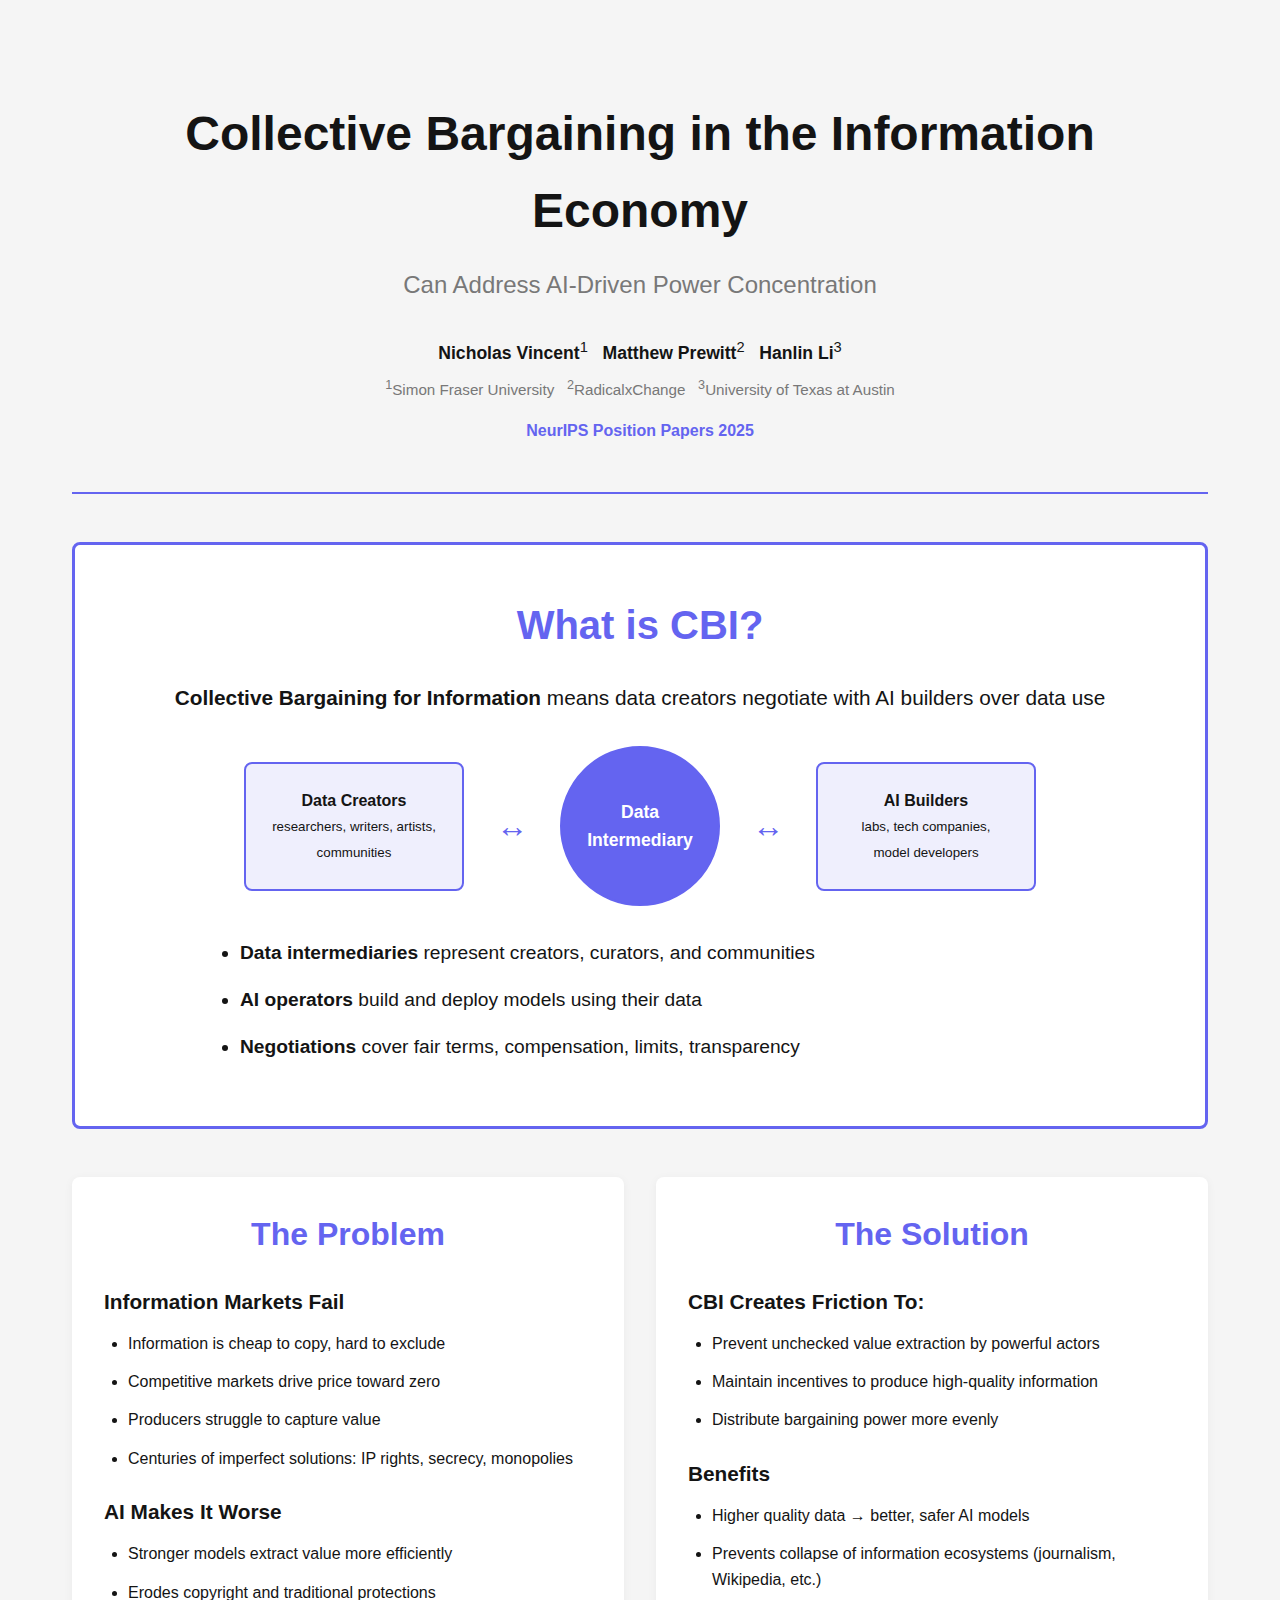
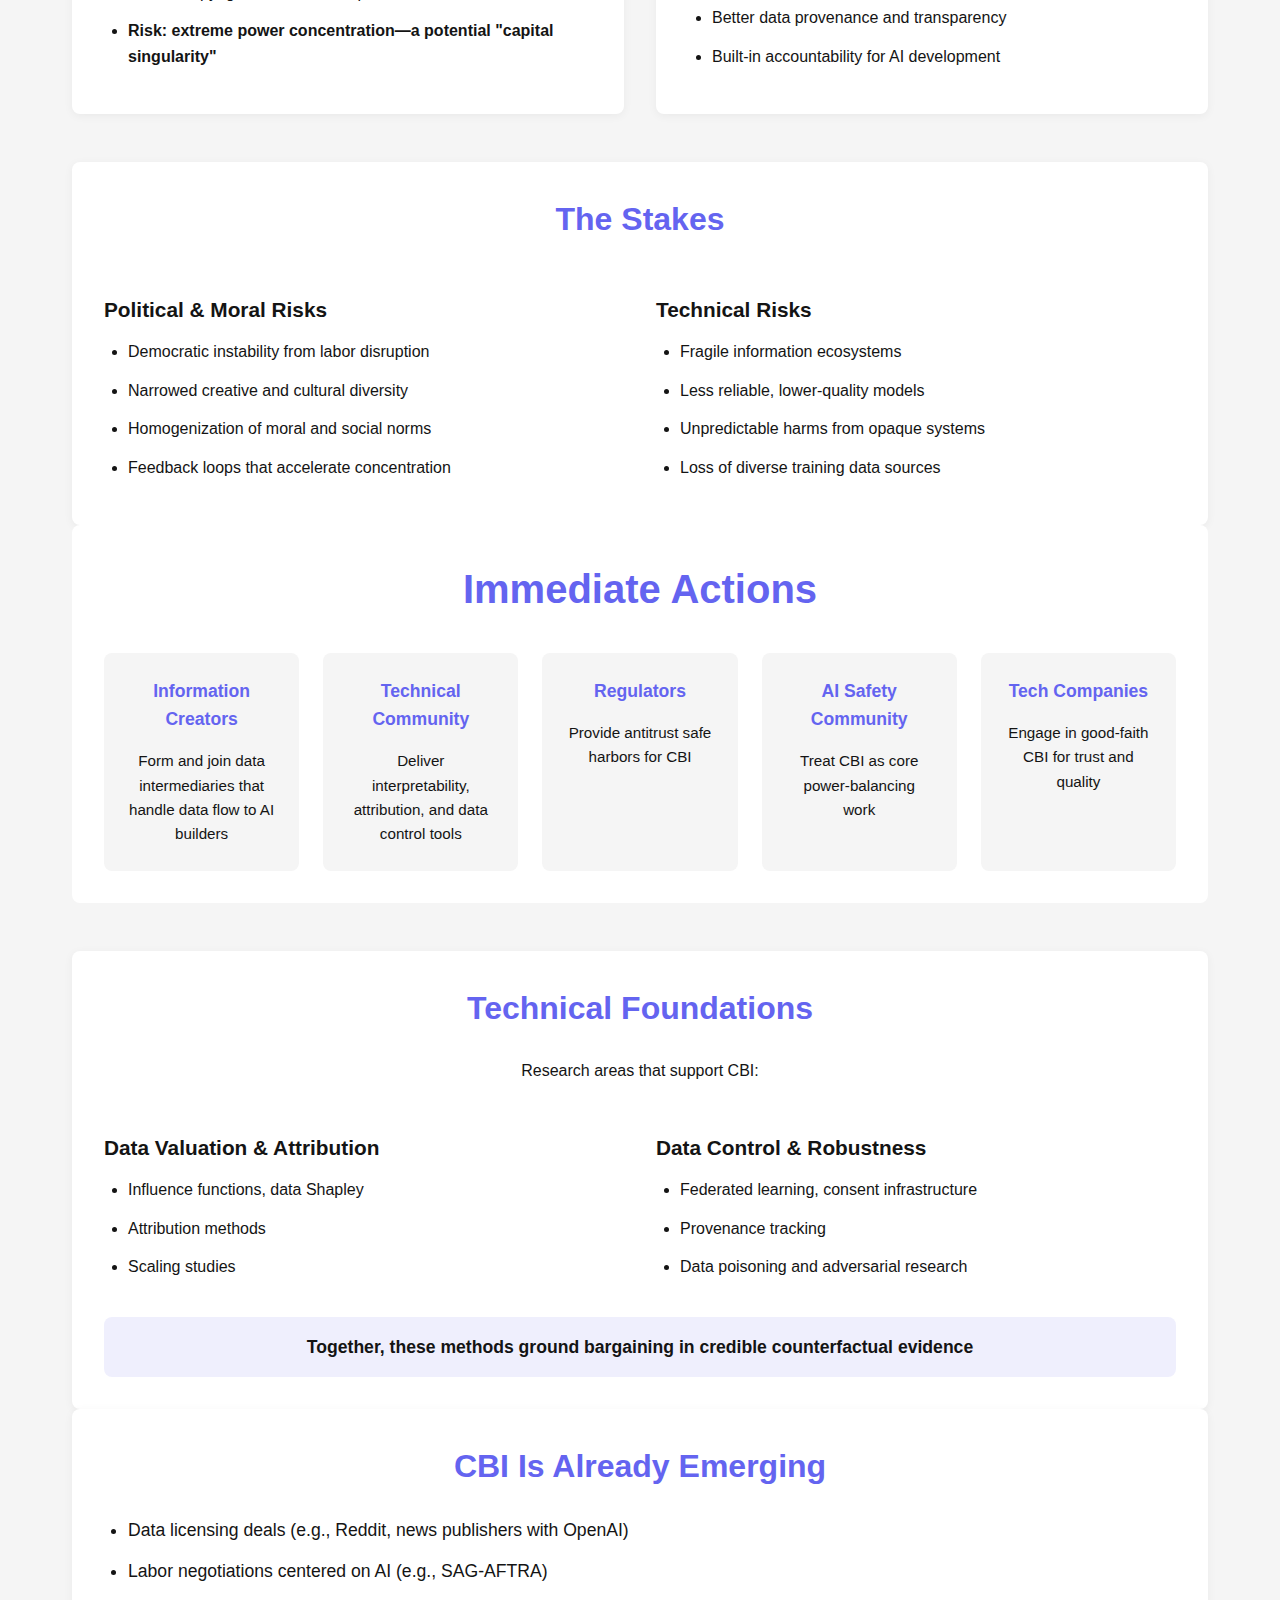
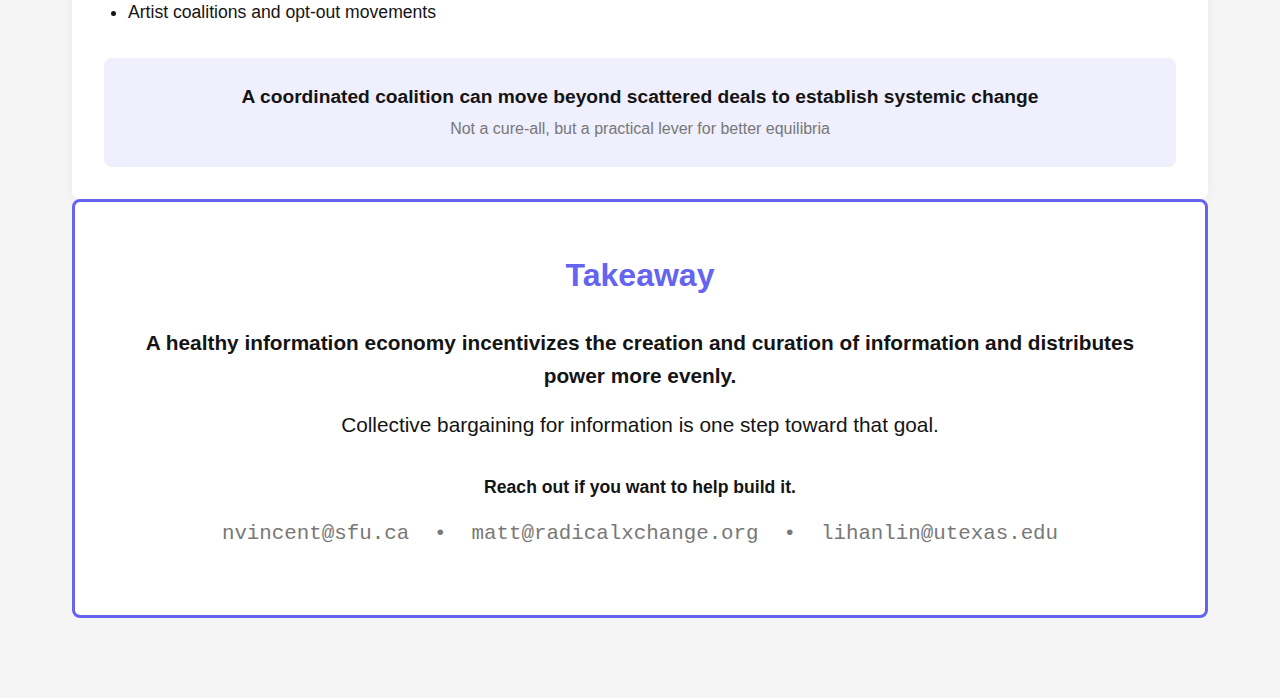
<file: 2025-10_cbi/index.html>
<!DOCTYPE html>
<html lang="en">
<head>
    <meta charset="UTF-8">
    <meta name="viewport" content="width=device-width, initial-scale=1.0">
    <title>Collective Bargaining in the Information Economy</title>
    <style>
        * {
            margin: 0;
            padding: 0;
            box-sizing: border-box;
        }

        :root {
            --primary: rgb(20, 20, 20);
            --accent: rgb(100, 100, 240);
            --light: rgb(245, 245, 245);
            --medium: rgb(120, 120, 120);
            --white: rgb(255, 255, 255);
        }

        body {
            font-family: -apple-system, BlinkMacSystemFont, 'Segoe UI', 'Helvetica Neue', Arial, sans-serif;
            background-color: var(--light);
            color: var(--primary);
            line-height: 1.6;
        }

        .container {
            max-width: 1200px;
            margin: 0 auto;
            padding: 2rem;
        }

        header {
            text-align: center;
            padding: 4rem 0 3rem;
            border-bottom: 2px solid var(--accent);
            margin-bottom: 3rem;
        }

        h1 {
            font-size: 3rem;
            font-weight: 700;
            margin-bottom: 1rem;
            color: var(--primary);
        }

        .subtitle {
            font-size: 1.5rem;
            color: var(--medium);
            margin-bottom: 2rem;
        }

        .authors {
            font-size: 1.1rem;
            margin-bottom: 0.5rem;
        }

        .authors strong {
            color: var(--primary);
        }

        .affiliations {
            font-size: 0.95rem;
            color: var(--medium);
            margin-bottom: 1rem;
        }

        .conference {
            font-size: 1rem;
            color: var(--accent);
            font-weight: 600;
        }

        .hero {
            background: var(--white);
            border: 3px solid var(--accent);
            border-radius: 8px;
            padding: 3rem;
            margin-bottom: 3rem;
            text-align: center;
        }

        .hero h2 {
            font-size: 2.5rem;
            color: var(--accent);
            margin-bottom: 1.5rem;
        }

        .hero p {
            font-size: 1.3rem;
            margin-bottom: 1.5rem;
        }

        .hero ul {
            text-align: left;
            max-width: 800px;
            margin: 0 auto;
            font-size: 1.2rem;
        }

        .hero li {
            margin-bottom: 1rem;
        }

        .two-col {
            display: grid;
            grid-template-columns: 1fr 1fr;
            gap: 2rem;
            margin-bottom: 3rem;
        }

        .card {
            background: var(--white);
            padding: 2rem;
            border-radius: 8px;
            box-shadow: 0 2px 10px rgba(0,0,0,0.05);
        }

        .card h2 {
            font-size: 2rem;
            color: var(--accent);
            margin-bottom: 1.5rem;
            text-align: center;
        }

        .card h3 {
            font-size: 1.3rem;
            margin-top: 1.5rem;
            margin-bottom: 0.8rem;
            color: var(--primary);
        }

        .card ul {
            margin-left: 1.5rem;
        }

        .card li {
            margin-bottom: 0.8rem;
        }

        .actions {
            background: var(--white);
            padding: 2rem;
            border-radius: 8px;
            margin-bottom: 3rem;
        }

        .actions h2 {
            font-size: 2.5rem;
            color: var(--accent);
            text-align: center;
            margin-bottom: 2rem;
        }

        .action-grid {
            display: grid;
            grid-template-columns: repeat(5, 1fr);
            gap: 1.5rem;
            margin-top: 2rem;
        }

        .action-item {
            text-align: center;
            padding: 1.5rem;
            background: var(--light);
            border-radius: 8px;
        }

        .action-item h3 {
            font-size: 1.1rem;
            color: var(--accent);
            margin-bottom: 1rem;
            font-weight: 700;
        }

        .action-item p {
            font-size: 0.95rem;
            color: var(--primary);
        }

        .takeaway {
            background: var(--white);
            border: 3px solid var(--accent);
            border-radius: 8px;
            padding: 3rem;
            text-align: center;
            margin-bottom: 3rem;
        }

        .takeaway h2 {
            font-size: 2rem;
            color: var(--accent);
            margin-bottom: 1.5rem;
        }

        .takeaway p {
            font-size: 1.3rem;
            margin-bottom: 1rem;
        }

        .contact {
            font-size: 1rem;
            color: var(--medium);
            font-family: 'Courier New', monospace;
        }

        .callout {
            text-align: center;
            margin-top: 1.5rem;
            padding: 1rem;
            background: rgba(100,100,240,0.1);
            border-radius: 8px;
            font-size: 1.1rem;
        }

        .diagram {
            margin: 2rem auto;
            text-align: center;
            display: flex;
            align-items: center;
            justify-content: center;
            gap: 2rem;
            flex-wrap: wrap;
        }

        .diagram-container {
            display: inline-block;
            position: relative;
        }

        .diagram-node {
            background: rgba(100, 100, 240, 0.1);
            border: 2px solid var(--accent);
            border-radius: 8px;
            padding: 1.5rem;
            display: inline-block;
            min-width: 200px;
            max-width: 220px;
            vertical-align: middle;
        }

        .diagram-arrow {
            font-size: 2rem;
            color: var(--accent);
            font-weight: bold;
            display: inline-block;
            vertical-align: middle;
        }

        .diagram-node.circle {
            border-radius: 50%;
            width: 160px;
            height: 160px;
            min-width: 160px;
            padding: 1rem;
            display: inline-flex;
            align-items: center;
            justify-content: center;
            background: var(--accent);
            color: var(--white);
            font-weight: 700;
            font-size: 1.1rem;
            text-align: center;
        }

        @media (max-width: 968px) {
            h1 {
                font-size: 2rem;
            }

            .subtitle {
                font-size: 1.2rem;
            }

            .two-col {
                grid-template-columns: 1fr;
            }

            .action-grid {
                grid-template-columns: 1fr;
            }

            .hero h2 {
                font-size: 1.8rem;
            }
        }
    </style>
</head>
<body>
    <div class="container">
        <header>
            <h1>Collective Bargaining in the Information Economy</h1>
            <p class="subtitle">Can Address AI-Driven Power Concentration</p>
            <p class="authors">
                <strong>Nicholas Vincent</strong><sup>1</sup> &nbsp;
                <strong>Matthew Prewitt</strong><sup>2</sup> &nbsp;
                <strong>Hanlin Li</strong><sup>3</sup>
            </p>
            <p class="affiliations">
                <sup>1</sup>Simon Fraser University &nbsp;
                <sup>2</sup>RadicalxChange &nbsp;
                <sup>3</sup>University of Texas at Austin
            </p>
            <p class="conference">NeurIPS Position Papers 2025</p>
        </header>

        <section class="hero">
            <h2>What is CBI?</h2>
            <p><strong>Collective Bargaining for Information</strong> means data creators negotiate with AI builders over data use</p>

            <div class="diagram">
                <div class="diagram-node">
                    <strong>Data Creators</strong><br>
                    <small>researchers, writers, artists, communities</small>
                </div>
                <div class="diagram-arrow">↔</div>
                <div class="diagram-node circle">
                    <div>Data<br>Intermediary</div>
                </div>
                <div class="diagram-arrow">↔</div>
                <div class="diagram-node">
                    <strong>AI Builders</strong><br>
                    <small>labs, tech companies, model developers</small>
                </div>
            </div>

            <ul>
                <li><strong>Data intermediaries</strong> represent creators, curators, and communities</li>
                <li><strong>AI operators</strong> build and deploy models using their data</li>
                <li><strong>Negotiations</strong> cover fair terms, compensation, limits, transparency</li>
            </ul>
        </section>

        <div class="two-col">
            <div class="card">
                <h2>The Problem</h2>
                <h3>Information Markets Fail</h3>
                <ul>
                    <li>Information is cheap to copy, hard to exclude</li>
                    <li>Competitive markets drive price toward zero</li>
                    <li>Producers struggle to capture value</li>
                    <li>Centuries of imperfect solutions: IP rights, secrecy, monopolies</li>
                </ul>

                <h3>AI Makes It Worse</h3>
                <ul>
                    <li>Stronger models extract value more efficiently</li>
                    <li>Erodes copyright and traditional protections</li>
                    <li><strong>Risk: extreme power concentration—a potential "capital singularity"</strong></li>
                </ul>
            </div>

            <div class="card">
                <h2>The Solution</h2>
                <h3>CBI Creates Friction To:</h3>
                <ul>
                    <li>Prevent unchecked value extraction by powerful actors</li>
                    <li>Maintain incentives to produce high-quality information</li>
                    <li>Distribute bargaining power more evenly</li>
                </ul>

                <h3>Benefits</h3>
                <ul>
                    <li>Higher quality data → better, safer AI models</li>
                    <li>Prevents collapse of information ecosystems (journalism, Wikipedia, etc.)</li>
                    <li>Better data provenance and transparency</li>
                    <li>Built-in accountability for AI development</li>
                </ul>
            </div>
        </div>

        <section class="card">
            <h2>The Stakes</h2>
            <div class="two-col" style="margin-bottom: 0;">
                <div>
                    <h3>Political & Moral Risks</h3>
                    <ul>
                        <li>Democratic instability from labor disruption</li>
                        <li>Narrowed creative and cultural diversity</li>
                        <li>Homogenization of moral and social norms</li>
                        <li>Feedback loops that accelerate concentration</li>
                    </ul>
                </div>
                <div>
                    <h3>Technical Risks</h3>
                    <ul>
                        <li>Fragile information ecosystems</li>
                        <li>Less reliable, lower-quality models</li>
                        <li>Unpredictable harms from opaque systems</li>
                        <li>Loss of diverse training data sources</li>
                    </ul>
                </div>
            </div>
        </section>

        <section class="actions">
            <h2>Immediate Actions</h2>
            <div class="action-grid">
                <div class="action-item">
                    <h3>Information Creators</h3>
                    <p>Form and join data intermediaries that handle data flow to AI builders</p>
                </div>
                <div class="action-item">
                    <h3>Technical Community</h3>
                    <p>Deliver interpretability, attribution, and data control tools</p>
                </div>
                <div class="action-item">
                    <h3>Regulators</h3>
                    <p>Provide antitrust safe harbors for CBI</p>
                </div>
                <div class="action-item">
                    <h3>AI Safety Community</h3>
                    <p>Treat CBI as core power-balancing work</p>
                </div>
                <div class="action-item">
                    <h3>Tech Companies</h3>
                    <p>Engage in good-faith CBI for trust and quality</p>
                </div>
            </div>
        </section>

        <section class="card">
            <h2>Technical Foundations</h2>
            <p style="margin-bottom: 1.5rem; text-align: center;">Research areas that support CBI:</p>
            <div class="two-col" style="margin-bottom: 0;">
                <div>
                    <h3>Data Valuation & Attribution</h3>
                    <ul>
                        <li>Influence functions, data Shapley</li>
                        <li>Attribution methods</li>
                        <li>Scaling studies</li>
                    </ul>
                </div>
                <div>
                    <h3>Data Control & Robustness</h3>
                    <ul>
                        <li>Federated learning, consent infrastructure</li>
                        <li>Provenance tracking</li>
                        <li>Data poisoning and adversarial research</li>
                    </ul>
                </div>
            </div>
            <div class="callout">
                <strong>Together, these methods ground bargaining in credible counterfactual evidence</strong>
            </div>
        </section>

        <section class="card">
            <h2>CBI Is Already Emerging</h2>
            <ul style="font-size: 1.1rem;">
                <li>Data licensing deals (e.g., Reddit, news publishers with OpenAI)</li>
                <li>Labor negotiations centered on AI (e.g., SAG-AFTRA)</li>
                <li>Artist coalitions and opt-out movements</li>
            </ul>
            <div class="callout" style="font-size: 1.2rem; margin-top: 2rem; padding: 1.5rem;">
                <strong>A coordinated coalition can move beyond scattered deals to establish systemic change</strong><br>
                <span style="font-size: 1rem; color: var(--medium);">Not a cure-all, but a practical lever for better equilibria</span>
            </div>
        </section>

        <section class="takeaway">
            <h2>Takeaway</h2>
            <p><strong>A healthy information economy incentivizes the creation and curation of information and distributes power more evenly.</strong></p>
            <p>Collective bargaining for information is one step toward that goal.</p>
            <p style="margin-top: 2rem; font-size: 1.1rem;"><strong>Reach out if you want to help build it.</strong></p>
            <p class="contact" style="margin-top: 1rem;">
                nvincent@sfu.ca &nbsp;•&nbsp; matt@radicalxchange.org &nbsp;•&nbsp; lihanlin@utexas.edu
            </p>
        </section>
    </div>
</body>
</html>
</file>
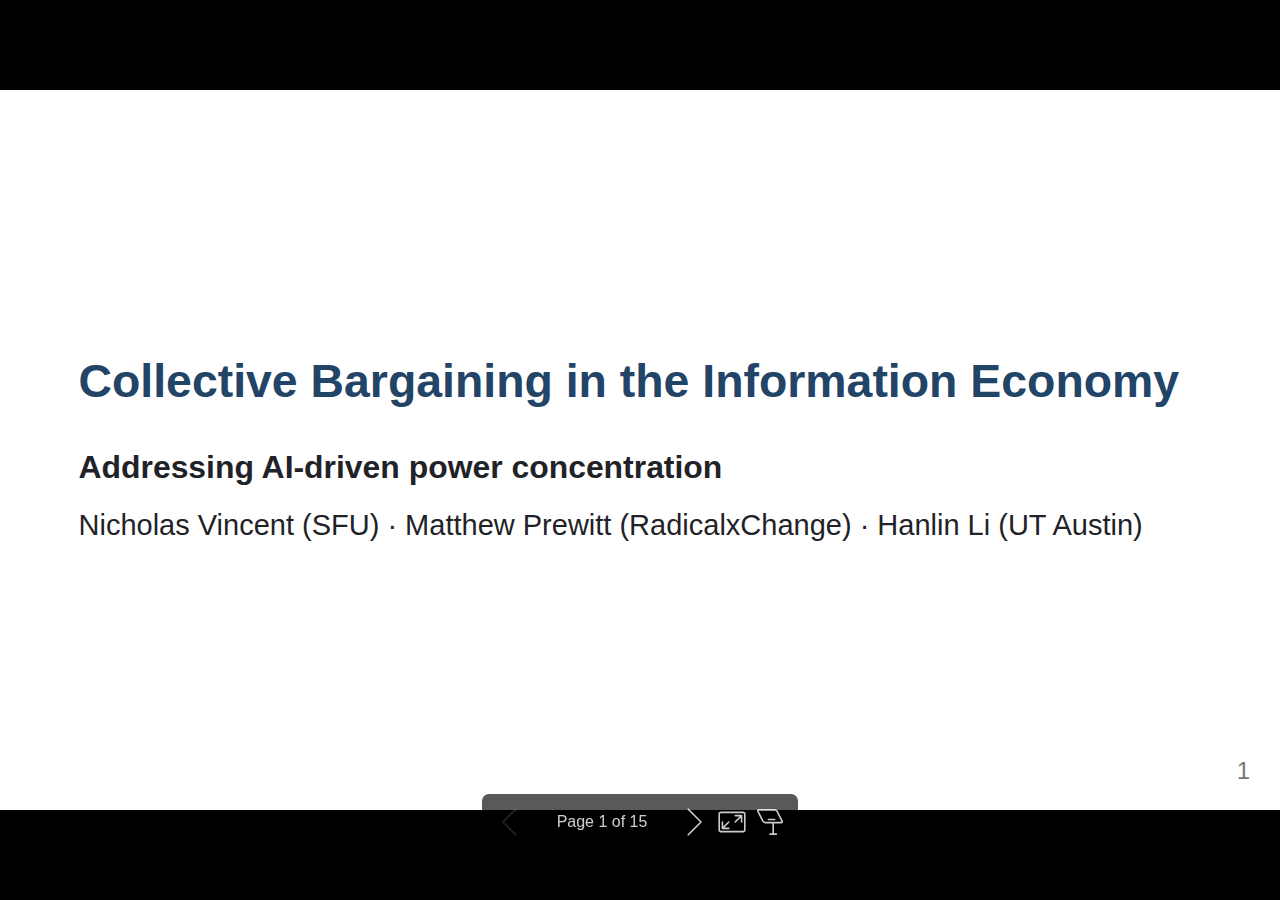
<file: 2025-10_cbi/main.html>
<!DOCTYPE html><html lang="en-US"><head><title>Collective Bargaining in the Information Economy</title><meta property="og:title" content="Collective Bargaining in the Information Economy"><meta name="description" content="How collective bargaining for information can counter AI-driven power concentration"><meta property="og:description" content="How collective bargaining for information can counter AI-driven power concentration"><meta charset="UTF-8"><meta name="viewport" content="width=device-width,height=device-height,initial-scale=1.0"><meta name="apple-mobile-web-app-capable" content="yes"><meta http-equiv="X-UA-Compatible" content="ie=edge"><meta property="og:type" content="website"><meta name="twitter:card" content="summary"><style>@media screen{body[data-bespoke-view=""] .bespoke-marp-parent>.bespoke-marp-osc>button,body[data-bespoke-view=next] .bespoke-marp-parent>.bespoke-marp-osc>button,body[data-bespoke-view=presenter] .bespoke-marp-presenter-container .bespoke-marp-presenter-info-container button,body[data-bespoke-view=presenter] .bespoke-marp-presenter-container .bespoke-marp-presenter-note-container button{appearance:none;background-color:initial;border:0;color:inherit;cursor:pointer;font-size:inherit;opacity:.8;outline:none;padding:0;transition:opacity .2s linear;-webkit-tap-highlight-color:transparent}body[data-bespoke-view=""] .bespoke-marp-parent>.bespoke-marp-osc>button:disabled,body[data-bespoke-view=next] .bespoke-marp-parent>.bespoke-marp-osc>button:disabled,body[data-bespoke-view=presenter] .bespoke-marp-presenter-container .bespoke-marp-presenter-info-container button:disabled,body[data-bespoke-view=presenter] .bespoke-marp-presenter-container .bespoke-marp-presenter-note-container button:disabled{cursor:not-allowed;opacity:.15!important}body[data-bespoke-view=""] .bespoke-marp-parent>.bespoke-marp-osc>button:hover,body[data-bespoke-view=next] .bespoke-marp-parent>.bespoke-marp-osc>button:hover,body[data-bespoke-view=presenter] .bespoke-marp-presenter-container .bespoke-marp-presenter-info-container button:hover,body[data-bespoke-view=presenter] .bespoke-marp-presenter-container .bespoke-marp-presenter-note-container button:hover{opacity:1}body[data-bespoke-view=""] .bespoke-marp-parent>.bespoke-marp-osc>button:hover:active,body[data-bespoke-view=next] .bespoke-marp-parent>.bespoke-marp-osc>button:hover:active,body[data-bespoke-view=presenter] .bespoke-marp-presenter-container .bespoke-marp-presenter-info-container button:hover:active,body[data-bespoke-view=presenter] .bespoke-marp-presenter-container .bespoke-marp-presenter-note-container button:hover:active{opacity:.6}body[data-bespoke-view=""] .bespoke-marp-parent>.bespoke-marp-osc>button:hover:not(:disabled),body[data-bespoke-view=next] .bespoke-marp-parent>.bespoke-marp-osc>button:hover:not(:disabled),body[data-bespoke-view=presenter] .bespoke-marp-presenter-container .bespoke-marp-presenter-info-container button:hover:not(:disabled),body[data-bespoke-view=presenter] .bespoke-marp-presenter-container .bespoke-marp-presenter-note-container button:hover:not(:disabled){transition:none}body[data-bespoke-view=""] .bespoke-marp-parent>.bespoke-marp-osc>button[data-bespoke-marp-osc=prev],body[data-bespoke-view=next] .bespoke-marp-parent>.bespoke-marp-osc>button[data-bespoke-marp-osc=prev],body[data-bespoke-view=presenter] .bespoke-marp-presenter-container .bespoke-marp-presenter-info-container button.bespoke-marp-presenter-info-page-prev{background:#0000 url("[data-uri]") no-repeat 50%;background-size:contain;overflow:hidden;text-indent:100%;white-space:nowrap}body[data-bespoke-view=""] .bespoke-marp-parent>.bespoke-marp-osc>button[data-bespoke-marp-osc=next],body[data-bespoke-view=next] .bespoke-marp-parent>.bespoke-marp-osc>button[data-bespoke-marp-osc=next],body[data-bespoke-view=presenter] .bespoke-marp-presenter-container .bespoke-marp-presenter-info-container button.bespoke-marp-presenter-info-page-next{background:#0000 url("[data-uri]") no-repeat 50%;background-size:contain;overflow:hidden;text-indent:100%;white-space:nowrap}body[data-bespoke-view=""] .bespoke-marp-parent>.bespoke-marp-osc>button[data-bespoke-marp-osc=fullscreen],body[data-bespoke-view=next] .bespoke-marp-parent>.bespoke-marp-osc>button[data-bespoke-marp-osc=fullscreen]{background:#0000 url("[data-uri]") no-repeat 50%;background-size:contain;overflow:hidden;text-indent:100%;white-space:nowrap}body[data-bespoke-view=""] .bespoke-marp-parent>.bespoke-marp-osc>button.exit[data-bespoke-marp-osc=fullscreen],body[data-bespoke-view=next] .bespoke-marp-parent>.bespoke-marp-osc>button.exit[data-bespoke-marp-osc=fullscreen]{background-image:url("[data-uri]")}body[data-bespoke-view=""] .bespoke-marp-parent>.bespoke-marp-osc>button[data-bespoke-marp-osc=presenter],body[data-bespoke-view=next] .bespoke-marp-parent>.bespoke-marp-osc>button[data-bespoke-marp-osc=presenter]{background:#0000 url("[data-uri]") no-repeat 50%;background-size:contain;overflow:hidden;text-indent:100%;white-space:nowrap}body[data-bespoke-view=presenter] .bespoke-marp-presenter-container .bespoke-marp-presenter-note-container button.bespoke-marp-presenter-note-bigger{background:#0000 url("[data-uri]") no-repeat 50%;background-size:contain;overflow:hidden;text-indent:100%;white-space:nowrap}body[data-bespoke-view=presenter] .bespoke-marp-presenter-container .bespoke-marp-presenter-note-container button.bespoke-marp-presenter-note-smaller{background:#0000 url("[data-uri]") no-repeat 50%;background-size:contain;overflow:hidden;text-indent:100%;white-space:nowrap}}@keyframes __bespoke_marp_transition_reduced_outgoing__{0%{opacity:1}to{opacity:0}}@keyframes __bespoke_marp_transition_reduced_incoming__{0%{mix-blend-mode:plus-lighter;opacity:0}to{mix-blend-mode:plus-lighter;opacity:1}}.bespoke-marp-note,.bespoke-marp-osc,.bespoke-progress-parent{display:none;transition:none}@media screen{::view-transition-group(*){animation-duration:var(--marp-bespoke-transition-animation-duration,.5s);animation-timing-function:ease}::view-transition-new(*),::view-transition-old(*){animation-delay:0s;animation-direction:var(--marp-bespoke-transition-animation-direction,normal);animation-duration:var(--marp-bespoke-transition-animation-duration,.5s);animation-fill-mode:both;animation-name:var(--marp-bespoke-transition-animation-name,var(--marp-bespoke-transition-animation-name-fallback,__bespoke_marp_transition_no_animation__));mix-blend-mode:normal}::view-transition-old(*){--marp-bespoke-transition-animation-name-fallback:__bespoke_marp_transition_reduced_outgoing__;animation-timing-function:ease}::view-transition-new(*){--marp-bespoke-transition-animation-name-fallback:__bespoke_marp_transition_reduced_incoming__;animation-timing-function:ease}::view-transition-new(root),::view-transition-old(root){animation-timing-function:linear}::view-transition-new(__bespoke_marp_transition_osc__),::view-transition-old(__bespoke_marp_transition_osc__){animation-duration:0s!important;animation-name:__bespoke_marp_transition_osc__!important}::view-transition-new(__bespoke_marp_transition_osc__){opacity:0!important}.bespoke-marp-transition-warming-up::view-transition-group(*),.bespoke-marp-transition-warming-up::view-transition-new(*),.bespoke-marp-transition-warming-up::view-transition-old(*){animation-play-state:paused!important}body,html{height:100%;margin:0}body{background:#000;overflow:hidden}svg.bespoke-marp-slide{content-visibility:hidden;opacity:0;pointer-events:none;z-index:-1}svg.bespoke-marp-slide:not(.bespoke-marp-active) *{view-transition-name:none!important}svg.bespoke-marp-slide.bespoke-marp-active{content-visibility:visible;opacity:1;pointer-events:auto;z-index:0}svg.bespoke-marp-slide.bespoke-marp-active.bespoke-marp-active-ready *{animation-name:__bespoke_marp__!important}@supports not (content-visibility:hidden){svg.bespoke-marp-slide[data-bespoke-marp-load=hideable]{display:none}svg.bespoke-marp-slide[data-bespoke-marp-load=hideable].bespoke-marp-active{display:block}}}@media screen and (prefers-reduced-motion:reduce){svg.bespoke-marp-slide *{view-transition-name:none!important}}@media screen{[data-bespoke-marp-fragment=inactive]{visibility:hidden}body[data-bespoke-view=""] .bespoke-marp-parent,body[data-bespoke-view=next] .bespoke-marp-parent{inset:0;position:absolute}body[data-bespoke-view=""] .bespoke-marp-parent>.bespoke-marp-osc,body[data-bespoke-view=next] .bespoke-marp-parent>.bespoke-marp-osc{background:#000000a6;border-radius:7px;bottom:50px;color:#fff;contain:paint;display:block;font-family:Helvetica,Arial,sans-serif;font-size:16px;left:50%;line-height:0;opacity:1;padding:12px;position:absolute;touch-action:manipulation;transform:translateX(-50%);transition:opacity .2s linear;-webkit-user-select:none;user-select:none;white-space:nowrap;will-change:transform;z-index:1;view-transition-name:__bespoke_marp_transition_osc__}body[data-bespoke-view=""] .bespoke-marp-parent>.bespoke-marp-osc>*,body[data-bespoke-view=next] .bespoke-marp-parent>.bespoke-marp-osc>*{margin-left:6px}body[data-bespoke-view=""] .bespoke-marp-parent>.bespoke-marp-osc>:first-child,body[data-bespoke-view=next] .bespoke-marp-parent>.bespoke-marp-osc>:first-child{margin-left:0}body[data-bespoke-view=""] .bespoke-marp-parent>.bespoke-marp-osc>span,body[data-bespoke-view=next] .bespoke-marp-parent>.bespoke-marp-osc>span{opacity:.8}body[data-bespoke-view=""] .bespoke-marp-parent>.bespoke-marp-osc>span[data-bespoke-marp-osc=page],body[data-bespoke-view=next] .bespoke-marp-parent>.bespoke-marp-osc>span[data-bespoke-marp-osc=page]{display:inline-block;min-width:140px;text-align:center}body[data-bespoke-view=""] .bespoke-marp-parent>.bespoke-marp-osc>button[data-bespoke-marp-osc=fullscreen],body[data-bespoke-view=""] .bespoke-marp-parent>.bespoke-marp-osc>button[data-bespoke-marp-osc=next],body[data-bespoke-view=""] .bespoke-marp-parent>.bespoke-marp-osc>button[data-bespoke-marp-osc=presenter],body[data-bespoke-view=""] .bespoke-marp-parent>.bespoke-marp-osc>button[data-bespoke-marp-osc=prev],body[data-bespoke-view=next] .bespoke-marp-parent>.bespoke-marp-osc>button[data-bespoke-marp-osc=fullscreen],body[data-bespoke-view=next] .bespoke-marp-parent>.bespoke-marp-osc>button[data-bespoke-marp-osc=next],body[data-bespoke-view=next] .bespoke-marp-parent>.bespoke-marp-osc>button[data-bespoke-marp-osc=presenter],body[data-bespoke-view=next] .bespoke-marp-parent>.bespoke-marp-osc>button[data-bespoke-marp-osc=prev]{height:32px;line-height:32px;width:32px}body[data-bespoke-view=""] .bespoke-marp-parent.bespoke-marp-inactive,body[data-bespoke-view=next] .bespoke-marp-parent.bespoke-marp-inactive{cursor:none}body[data-bespoke-view=""] .bespoke-marp-parent.bespoke-marp-inactive>.bespoke-marp-osc,body[data-bespoke-view=next] .bespoke-marp-parent.bespoke-marp-inactive>.bespoke-marp-osc{opacity:0;pointer-events:none}body[data-bespoke-view=""] svg.bespoke-marp-slide,body[data-bespoke-view=next] svg.bespoke-marp-slide{height:100%;left:0;position:absolute;top:0;width:100%}body[data-bespoke-view=""] .bespoke-progress-parent{background:#222;display:flex;height:5px;width:100%}body[data-bespoke-view=""] .bespoke-progress-parent+.bespoke-marp-parent{top:5px}body[data-bespoke-view=""] .bespoke-progress-parent .bespoke-progress-bar{background:#0288d1;flex:0 0 0;transition:flex-basis .2s cubic-bezier(0,1,1,1)}body[data-bespoke-view=next]{background:#0000}body[data-bespoke-view=presenter]{background:#161616}body[data-bespoke-view=presenter] .bespoke-marp-presenter-container{display:grid;font-family:Helvetica,Arial,sans-serif;grid-template:"current dragbar next" minmax(140px,1fr) "current dragbar note" 2fr "info    dragbar note" 3em;grid-template-columns:minmax(3px,var(--bespoke-marp-presenter-split-ratio,66%)) 0 minmax(3px,1fr);height:100%;left:0;position:absolute;top:0;width:100%}body[data-bespoke-view=presenter] .bespoke-marp-presenter-container .bespoke-marp-parent{grid-area:current;overflow:hidden;position:relative}body[data-bespoke-view=presenter] .bespoke-marp-presenter-container .bespoke-marp-parent svg.bespoke-marp-slide{height:calc(100% - 40px);left:20px;pointer-events:none;position:absolute;top:20px;-webkit-user-select:none;user-select:none;width:calc(100% - 40px)}body[data-bespoke-view=presenter] .bespoke-marp-presenter-container .bespoke-marp-parent svg.bespoke-marp-slide.bespoke-marp-active{filter:drop-shadow(0 3px 10px rgba(0,0,0,.5))}body[data-bespoke-view=presenter] .bespoke-marp-presenter-container .bespoke-marp-presenter-dragbar-container{background:#0288d1;cursor:col-resize;grid-area:dragbar;margin-left:-3px;opacity:0;position:relative;transition:opacity .4s linear .1s;width:6px;z-index:10}body[data-bespoke-view=presenter] .bespoke-marp-presenter-container .bespoke-marp-presenter-dragbar-container:hover{opacity:1}body[data-bespoke-view=presenter] .bespoke-marp-presenter-container .bespoke-marp-presenter-dragbar-container.active{opacity:1;transition-delay:0s}body[data-bespoke-view=presenter] .bespoke-marp-presenter-container .bespoke-marp-presenter-next-container{background:#222;cursor:pointer;display:none;grid-area:next;overflow:hidden;position:relative}body[data-bespoke-view=presenter] .bespoke-marp-presenter-container .bespoke-marp-presenter-next-container.active{display:block}body[data-bespoke-view=presenter] .bespoke-marp-presenter-container .bespoke-marp-presenter-next-container iframe.bespoke-marp-presenter-next{background:#0000;border:0;display:block;filter:drop-shadow(0 3px 10px rgba(0,0,0,.5));height:calc(100% - 40px);left:20px;pointer-events:none;position:absolute;top:20px;-webkit-user-select:none;user-select:none;width:calc(100% - 40px)}body[data-bespoke-view=presenter] .bespoke-marp-presenter-container .bespoke-marp-presenter-note-container{background:#222;color:#eee;grid-area:note;position:relative;z-index:1}body[data-bespoke-view=presenter] .bespoke-marp-presenter-container .bespoke-marp-presenter-note-container button{height:1.5em;line-height:1.5em;width:1.5em}body[data-bespoke-view=presenter] .bespoke-marp-presenter-container .bespoke-marp-presenter-note-container .bespoke-marp-presenter-note-wrapper{display:block;inset:0;position:absolute}body[data-bespoke-view=presenter] .bespoke-marp-presenter-container .bespoke-marp-presenter-note-container .bespoke-marp-presenter-note-buttons{background:#000000a6;border-radius:4px;bottom:0;display:flex;gap:4px;margin:12px;opacity:0;padding:6px;pointer-events:none;position:absolute;right:0;transition:opacity .2s linear}body[data-bespoke-view=presenter] .bespoke-marp-presenter-container .bespoke-marp-presenter-note-container .bespoke-marp-presenter-note-buttons:focus-within,body[data-bespoke-view=presenter] .bespoke-marp-presenter-container .bespoke-marp-presenter-note-container .bespoke-marp-presenter-note-wrapper:focus-within+.bespoke-marp-presenter-note-buttons,body[data-bespoke-view=presenter] .bespoke-marp-presenter-container .bespoke-marp-presenter-note-container:hover .bespoke-marp-presenter-note-buttons{opacity:1;pointer-events:auto}body[data-bespoke-view=presenter] .bespoke-marp-presenter-container .bespoke-marp-presenter-note-container .bespoke-marp-note{box-sizing:border-box;font-size:calc(1.1em*var(--bespoke-marp-note-font-scale, 1));height:calc(100% - 40px);margin:20px;overflow:auto;padding-right:3px;white-space:pre-wrap;width:calc(100% - 40px);word-wrap:break-word;scrollbar-color:#eeeeee80 #0000;scrollbar-width:thin}body[data-bespoke-view=presenter] .bespoke-marp-presenter-container .bespoke-marp-presenter-note-container .bespoke-marp-note::-webkit-scrollbar{width:6px}body[data-bespoke-view=presenter] .bespoke-marp-presenter-container .bespoke-marp-presenter-note-container .bespoke-marp-note::-webkit-scrollbar-track{background:#0000}body[data-bespoke-view=presenter] .bespoke-marp-presenter-container .bespoke-marp-presenter-note-container .bespoke-marp-note::-webkit-scrollbar-thumb{background:#eeeeee80;border-radius:6px}body[data-bespoke-view=presenter] .bespoke-marp-presenter-container .bespoke-marp-presenter-note-container .bespoke-marp-note:empty{pointer-events:none}body[data-bespoke-view=presenter] .bespoke-marp-presenter-container .bespoke-marp-presenter-note-container .bespoke-marp-note.active{display:block}body[data-bespoke-view=presenter] .bespoke-marp-presenter-container .bespoke-marp-presenter-note-container .bespoke-marp-note p:first-child{margin-top:0}body[data-bespoke-view=presenter] .bespoke-marp-presenter-container .bespoke-marp-presenter-note-container .bespoke-marp-note p:last-child{margin-bottom:0}body[data-bespoke-view=presenter] .bespoke-marp-presenter-container .bespoke-marp-presenter-info-container{align-items:center;box-sizing:border-box;color:#eee;display:flex;flex-wrap:nowrap;grid-area:info;justify-content:center;overflow:hidden;padding:0 10px}body[data-bespoke-view=presenter] .bespoke-marp-presenter-container .bespoke-marp-presenter-info-container .bespoke-marp-presenter-info-page,body[data-bespoke-view=presenter] .bespoke-marp-presenter-container .bespoke-marp-presenter-info-container .bespoke-marp-presenter-info-time,body[data-bespoke-view=presenter] .bespoke-marp-presenter-container .bespoke-marp-presenter-info-container .bespoke-marp-presenter-info-timer{box-sizing:border-box;display:block;padding:0 10px;white-space:nowrap;width:100%}body[data-bespoke-view=presenter] .bespoke-marp-presenter-container .bespoke-marp-presenter-info-container button{height:1.5em;line-height:1.5em;width:1.5em}body[data-bespoke-view=presenter] .bespoke-marp-presenter-container .bespoke-marp-presenter-info-container .bespoke-marp-presenter-info-page{order:2;text-align:center}body[data-bespoke-view=presenter] .bespoke-marp-presenter-container .bespoke-marp-presenter-info-container .bespoke-marp-presenter-info-page .bespoke-marp-presenter-info-page-text{display:inline-block;min-width:120px;text-align:center}body[data-bespoke-view=presenter] .bespoke-marp-presenter-container .bespoke-marp-presenter-info-container .bespoke-marp-presenter-info-time{color:#999;order:1;text-align:left}body[data-bespoke-view=presenter] .bespoke-marp-presenter-container .bespoke-marp-presenter-info-container .bespoke-marp-presenter-info-timer{color:#999;order:3;text-align:right}body[data-bespoke-view=presenter] .bespoke-marp-presenter-container .bespoke-marp-presenter-info-container .bespoke-marp-presenter-info-timer:hover{cursor:pointer}}@media print{.bespoke-marp-presenter-info-container,.bespoke-marp-presenter-next-container,.bespoke-marp-presenter-note-container{display:none}}</style><style>div#\:\$p > svg > foreignObject > section{width:1280px;height:720px;box-sizing:border-box;overflow:hidden;position:relative;scroll-snap-align:center center;-webkit-text-size-adjust:100%;text-size-adjust:100%}div#\:\$p > svg > foreignObject > section::after{bottom:0;content:attr(data-marpit-pagination);padding:inherit;pointer-events:none;position:absolute;right:0}div#\:\$p > svg > foreignObject > section:not([data-marpit-pagination])::after{display:none}div#\:\$p > svg > foreignObject > section :is(h1, marp-h1){font-size:2em;margin-block:0.67em}div#\:\$p > svg > foreignObject > section video::-webkit-media-controls{will-change:transform}@page {size:1280px 720px;margin:0}@media print{html, body{background-color:#fff;margin:0;page-break-inside:avoid;break-inside:avoid-page}div#\:\$p > svg > foreignObject > section{page-break-before:always;break-before:page}div#\:\$p > svg > foreignObject > section, div#\:\$p > svg > foreignObject > section *{-webkit-print-color-adjust:exact!important;animation-delay:0s!important;animation-duration:0s!important;color-adjust:exact!important;print-color-adjust:exact!important;transition:none!important}div#\:\$p > svg[data-marpit-svg]{display:block;height:100vh;width:100vw}}div#\:\$p > svg > foreignObject > :where(section){container-type:size}div#\:\$p > svg > foreignObject > section img[data-marp-twemoji]{background:transparent;height:1em;margin:0 .05em 0 .1em;vertical-align:-.1em;width:1em}/*!
 * Marp default theme.
 *
 * @theme default
 * @author Yuki Hattori
 *
 * @auto-scaling true
 * @size 16:9 1280px 720px
 * @size 4:3 960px 720px
 */div#\:\$p > svg > foreignObject > section{--base-size-4:calc(var(--marpit-root-font-size, 1rem) * 0.25);--base-size-8:calc(var(--marpit-root-font-size, 1rem) * 0.5);--base-size-16:calc(var(--marpit-root-font-size, 1rem) * 1);--base-size-24:calc(var(--marpit-root-font-size, 1rem) * 1.5);--base-size-40:calc(var(--marpit-root-font-size, 1rem) * 2.5);--base-text-weight-normal:400;--base-text-weight-medium:500;--base-text-weight-semibold:600;--fontStack-monospace:ui-monospace, SFMono-Regular, SF Mono, Menlo, Consolas, Liberation Mono, monospace;--fgColor-accent:Highlight;}div#\:\$p > svg > foreignObject > section [data-theme=light],div#\:\$p > svg > foreignObject > section{color-scheme:light;--focus-outlineColor:#0969da;--fgColor-default:#1f2328;--fgColor-muted:#59636e;--fgColor-accent:#0969da;--fgColor-success:#1a7f37;--fgColor-attention:#9a6700;--fgColor-danger:#d1242f;--fgColor-done:#8250df;--bgColor-default:#fff;--bgColor-muted:#f6f8fa;--bgColor-neutral-muted:#818b981f;--bgColor-attention-muted:#fff8c5;--borderColor-default:#d1d9e0;--borderColor-muted:#d1d9e0b3;--borderColor-neutral-muted:#d1d9e0b3;--borderColor-accent-emphasis:#0969da;--borderColor-success-emphasis:#1a7f37;--borderColor-attention-emphasis:#9a6700;--borderColor-danger-emphasis:#cf222e;--borderColor-done-emphasis:#8250df;--color-prettylights-syntax-comment:#59636e;--color-prettylights-syntax-constant:#0550ae;--color-prettylights-syntax-constant-other-reference-link:#0a3069;--color-prettylights-syntax-entity:#6639ba;--color-prettylights-syntax-storage-modifier-import:#1f2328;--color-prettylights-syntax-entity-tag:#0550ae;--color-prettylights-syntax-keyword:#cf222e;--color-prettylights-syntax-string:#0a3069;--color-prettylights-syntax-variable:#953800;--color-prettylights-syntax-brackethighlighter-unmatched:#82071e;--color-prettylights-syntax-brackethighlighter-angle:#59636e;--color-prettylights-syntax-invalid-illegal-text:#f6f8fa;--color-prettylights-syntax-invalid-illegal-bg:#82071e;--color-prettylights-syntax-carriage-return-text:#f6f8fa;--color-prettylights-syntax-carriage-return-bg:#cf222e;--color-prettylights-syntax-string-regexp:#116329;--color-prettylights-syntax-markup-list:#3b2300;--color-prettylights-syntax-markup-heading:#0550ae;--color-prettylights-syntax-markup-italic:#1f2328;--color-prettylights-syntax-markup-bold:#1f2328;--color-prettylights-syntax-markup-deleted-text:#82071e;--color-prettylights-syntax-markup-deleted-bg:#ffebe9;--color-prettylights-syntax-markup-inserted-text:#116329;--color-prettylights-syntax-markup-inserted-bg:#dafbe1;--color-prettylights-syntax-markup-changed-text:#953800;--color-prettylights-syntax-markup-changed-bg:#ffd8b5;--color-prettylights-syntax-markup-ignored-text:#d1d9e0;--color-prettylights-syntax-markup-ignored-bg:#0550ae;--color-prettylights-syntax-meta-diff-range:#8250df;--color-prettylights-syntax-sublimelinter-gutter-mark:#818b98;}div#\:\$p > svg > foreignObject > section [data-theme=dark],div#\:\$p > svg > foreignObject > section:where(.invert){color-scheme:dark;--focus-outlineColor:#1f6feb;--fgColor-default:#f0f6fc;--fgColor-muted:#9198a1;--fgColor-accent:#4493f8;--fgColor-success:#3fb950;--fgColor-attention:#d29922;--fgColor-danger:#f85149;--fgColor-done:#ab7df8;--bgColor-default:#0d1117;--bgColor-muted:#151b23;--bgColor-neutral-muted:#656c7633;--bgColor-attention-muted:#bb800926;--borderColor-default:#3d444d;--borderColor-muted:#3d444db3;--borderColor-neutral-muted:#3d444db3;--borderColor-accent-emphasis:#1f6feb;--borderColor-success-emphasis:#238636;--borderColor-attention-emphasis:#9e6a03;--borderColor-danger-emphasis:#da3633;--borderColor-done-emphasis:#8957e5;--color-prettylights-syntax-comment:#9198a1;--color-prettylights-syntax-constant:#79c0ff;--color-prettylights-syntax-constant-other-reference-link:#a5d6ff;--color-prettylights-syntax-entity:#d2a8ff;--color-prettylights-syntax-storage-modifier-import:#f0f6fc;--color-prettylights-syntax-entity-tag:#7ee787;--color-prettylights-syntax-keyword:#ff7b72;--color-prettylights-syntax-string:#a5d6ff;--color-prettylights-syntax-variable:#ffa657;--color-prettylights-syntax-brackethighlighter-unmatched:#f85149;--color-prettylights-syntax-brackethighlighter-angle:#9198a1;--color-prettylights-syntax-invalid-illegal-text:#f0f6fc;--color-prettylights-syntax-invalid-illegal-bg:#8e1519;--color-prettylights-syntax-carriage-return-text:#f0f6fc;--color-prettylights-syntax-carriage-return-bg:#b62324;--color-prettylights-syntax-string-regexp:#7ee787;--color-prettylights-syntax-markup-list:#f2cc60;--color-prettylights-syntax-markup-heading:#1f6feb;--color-prettylights-syntax-markup-italic:#f0f6fc;--color-prettylights-syntax-markup-bold:#f0f6fc;--color-prettylights-syntax-markup-deleted-text:#ffdcd7;--color-prettylights-syntax-markup-deleted-bg:#67060c;--color-prettylights-syntax-markup-inserted-text:#aff5b4;--color-prettylights-syntax-markup-inserted-bg:#033a16;--color-prettylights-syntax-markup-changed-text:#ffdfb6;--color-prettylights-syntax-markup-changed-bg:#5a1e02;--color-prettylights-syntax-markup-ignored-text:#f0f6fc;--color-prettylights-syntax-markup-ignored-bg:#1158c7;--color-prettylights-syntax-meta-diff-range:#d2a8ff;--color-prettylights-syntax-sublimelinter-gutter-mark:#3d444d;}div#\:\$p > svg > foreignObject > section{-ms-text-size-adjust:100%;-webkit-text-size-adjust:100%;background-color:var(--bgColor-default);color:var(--fgColor-default);font-family:-apple-system,BlinkMacSystemFont,Segoe UI,Noto Sans,Helvetica,Arial,sans-serif,Apple Color Emoji,Segoe UI Emoji;font-size:16px;line-height:1.5;margin:0;word-wrap:break-word}div#\:\$p > svg > foreignObject > section{--marpit-root-font-size:16px;}div#\:\$p > svg > foreignObject > section :is(h1, marp-h1):hover .anchor .octicon-link:before,div#\:\$p > svg > foreignObject > section :is(h2, marp-h2):hover .anchor .octicon-link:before,div#\:\$p > svg > foreignObject > section :is(h3, marp-h3):hover .anchor .octicon-link:before,div#\:\$p > svg > foreignObject > section :is(h4, marp-h4):hover .anchor .octicon-link:before,div#\:\$p > svg > foreignObject > section :is(h5, marp-h5):hover .anchor .octicon-link:before,div#\:\$p > svg > foreignObject > section :is(h6, marp-h6):hover .anchor .octicon-link:before{background-color:currentColor;content:" ";display:inline-block;height:16px;-webkit-mask-image:url('data:image/svg+xml;charset=utf-8,<svg xmlns="http://www.w3.org/2000/svg" aria-hidden="true" viewBox="0 0 16 16"><path fill-rule="evenodd" d="M7.775 3.275a.75.75 0 0 0 1.06 1.06l1.25-1.25a2 2 0 1 1 2.83 2.83l-2.5 2.5a2 2 0 0 1-2.83 0 .75.75 0 0 0-1.06 1.06 3.5 3.5 0 0 0 4.95 0l2.5-2.5a3.5 3.5 0 0 0-4.95-4.95zm-4.69 9.64a2 2 0 0 1 0-2.83l2.5-2.5a2 2 0 0 1 2.83 0 .75.75 0 0 0 1.06-1.06 3.5 3.5 0 0 0-4.95 0l-2.5 2.5a3.5 3.5 0 0 0 4.95 4.95l1.25-1.25a.75.75 0 0 0-1.06-1.06l-1.25 1.25a2 2 0 0 1-2.83 0"/></svg>');mask-image:url('data:image/svg+xml;charset=utf-8,<svg xmlns="http://www.w3.org/2000/svg" aria-hidden="true" viewBox="0 0 16 16"><path fill-rule="evenodd" d="M7.775 3.275a.75.75 0 0 0 1.06 1.06l1.25-1.25a2 2 0 1 1 2.83 2.83l-2.5 2.5a2 2 0 0 1-2.83 0 .75.75 0 0 0-1.06 1.06 3.5 3.5 0 0 0 4.95 0l2.5-2.5a3.5 3.5 0 0 0-4.95-4.95zm-4.69 9.64a2 2 0 0 1 0-2.83l2.5-2.5a2 2 0 0 1 2.83 0 .75.75 0 0 0 1.06-1.06 3.5 3.5 0 0 0-4.95 0l-2.5 2.5a3.5 3.5 0 0 0 4.95 4.95l1.25-1.25a.75.75 0 0 0-1.06-1.06l-1.25 1.25a2 2 0 0 1-2.83 0"/></svg>');width:16px}div#\:\$p > svg > foreignObject > section details,div#\:\$p > svg > foreignObject > section figcaption,div#\:\$p > svg > foreignObject > section figure{display:block}div#\:\$p > svg > foreignObject > section summary{display:list-item}div#\:\$p > svg > foreignObject > section [hidden]{display:none!important}div#\:\$p > svg > foreignObject > section a{background-color:transparent;color:var(--fgColor-accent);text-decoration:none}div#\:\$p > svg > foreignObject > section abbr[title]{border-bottom:none;-webkit-text-decoration:underline dotted;text-decoration:underline dotted}div#\:\$p > svg > foreignObject > section b,div#\:\$p > svg > foreignObject > section strong{font-weight:var(--base-text-weight-semibold, 600)}div#\:\$p > svg > foreignObject > section dfn{font-style:italic}div#\:\$p > svg > foreignObject > section :is(h1, marp-h1){border-bottom:1px solid var(--borderColor-muted);font-size:2em;font-weight:var(--base-text-weight-semibold, 600);margin:.67em 0;padding-bottom:.3em}div#\:\$p > svg > foreignObject > section mark{background-color:var(--bgColor-attention-muted);color:var(--fgColor-default)}div#\:\$p > svg > foreignObject > section small{font-size:90%}div#\:\$p > svg > foreignObject > section sub,div#\:\$p > svg > foreignObject > section sup{font-size:75%;line-height:0;position:relative;vertical-align:baseline}div#\:\$p > svg > foreignObject > section sub{bottom:-.25em}div#\:\$p > svg > foreignObject > section sup{top:-.5em}div#\:\$p > svg > foreignObject > section img{border-style:none;box-sizing:content-box;max-width:100%}div#\:\$p > svg > foreignObject > section code,div#\:\$p > svg > foreignObject > section kbd,div#\:\$p > svg > foreignObject > section :is(pre, marp-pre),div#\:\$p > svg > foreignObject > section samp{font-family:monospace;font-size:1em}div#\:\$p > svg > foreignObject > section figure{margin:1em var(--base-size-40)}div#\:\$p > svg > foreignObject > section hr{background:transparent;background-color:var(--borderColor-default);border:0;box-sizing:content-box;height:.25em;margin:var(--base-size-24) 0;overflow:hidden;padding:0}div#\:\$p > svg > foreignObject > section input{font:inherit;font-family:inherit;font-size:inherit;line-height:inherit;margin:0;overflow:visible}div#\:\$p > svg > foreignObject > section [type=button],div#\:\$p > svg > foreignObject > section [type=reset],div#\:\$p > svg > foreignObject > section [type=submit]{-webkit-appearance:button;-moz-appearance:button;appearance:button}div#\:\$p > svg > foreignObject > section [type=checkbox],div#\:\$p > svg > foreignObject > section [type=radio]{box-sizing:border-box;padding:0}div#\:\$p > svg > foreignObject > section [type=number]::-webkit-inner-spin-button,div#\:\$p > svg > foreignObject > section [type=number]::-webkit-outer-spin-button{height:auto}div#\:\$p > svg > foreignObject > section [type=search]::-webkit-search-cancel-button,div#\:\$p > svg > foreignObject > section [type=search]::-webkit-search-decoration{-webkit-appearance:none;appearance:none}div#\:\$p > svg > foreignObject > section ::-webkit-input-placeholder{color:inherit;opacity:.54}div#\:\$p > svg > foreignObject > section ::-webkit-file-upload-button{-webkit-appearance:button;appearance:button;font:inherit}div#\:\$p > svg > foreignObject > section a:hover{text-decoration:underline}div#\:\$p > svg > foreignObject > section ::-moz-placeholder{color:var(--fgColor-muted);opacity:1}div#\:\$p > svg > foreignObject > section ::placeholder{color:var(--fgColor-muted);opacity:1}div#\:\$p > svg > foreignObject > section hr:after,div#\:\$p > svg > foreignObject > section hr:before{content:"";display:table}div#\:\$p > svg > foreignObject > section hr:after{clear:both}div#\:\$p > svg > foreignObject > section table{border-collapse:collapse;border-spacing:0;display:block;font-variant:tabular-nums;max-width:100%;overflow:auto;width:-moz-max-content;width:max-content}div#\:\$p > svg > foreignObject > section td,div#\:\$p > svg > foreignObject > section th{padding:0}div#\:\$p > svg > foreignObject > section details summary{cursor:pointer}div#\:\$p > svg > foreignObject > section [role=button]:focus,div#\:\$p > svg > foreignObject > section a:focus,div#\:\$p > svg > foreignObject > section input[type=checkbox]:focus,div#\:\$p > svg > foreignObject > section input[type=radio]:focus{box-shadow:none;outline:2px solid var(--focus-outlineColor);outline-offset:-2px}div#\:\$p > svg > foreignObject > section [role=button]:focus:not(:focus-visible),div#\:\$p > svg > foreignObject > section a:focus:not(:focus-visible),div#\:\$p > svg > foreignObject > section input[type=checkbox]:focus:not(:focus-visible),div#\:\$p > svg > foreignObject > section input[type=radio]:focus:not(:focus-visible){outline:1px solid transparent}div#\:\$p > svg > foreignObject > section [role=button]:focus-visible,div#\:\$p > svg > foreignObject > section a:focus-visible,div#\:\$p > svg > foreignObject > section input[type=checkbox]:focus-visible,div#\:\$p > svg > foreignObject > section input[type=radio]:focus-visible{box-shadow:none;outline:2px solid var(--focus-outlineColor);outline-offset:-2px}div#\:\$p > svg > foreignObject > section a:not([class]):focus,div#\:\$p > svg > foreignObject > section a:not([class]):focus-visible,div#\:\$p > svg > foreignObject > section input[type=checkbox]:focus,div#\:\$p > svg > foreignObject > section input[type=checkbox]:focus-visible,div#\:\$p > svg > foreignObject > section input[type=radio]:focus,div#\:\$p > svg > foreignObject > section input[type=radio]:focus-visible{outline-offset:0}div#\:\$p > svg > foreignObject > section kbd{background-color:var(--bgColor-muted);border-bottom-color:var(--borderColor-neutral-muted);border:1px solid var(--borderColor-neutral-muted);border-radius:6px;box-shadow:inset 0 -1px 0 var(--borderColor-neutral-muted);color:var(--fgColor-default);display:inline-block;font:11px var(--fontStack-monospace, ui-monospace, SFMono-Regular, SF Mono, Menlo, Consolas, Liberation Mono, monospace);line-height:10px;padding:var(--base-size-4);vertical-align:middle}div#\:\$p > svg > foreignObject > section :is(h1, marp-h1),div#\:\$p > svg > foreignObject > section :is(h2, marp-h2),div#\:\$p > svg > foreignObject > section :is(h3, marp-h3),div#\:\$p > svg > foreignObject > section :is(h4, marp-h4),div#\:\$p > svg > foreignObject > section :is(h5, marp-h5),div#\:\$p > svg > foreignObject > section :is(h6, marp-h6){font-weight:var(--base-text-weight-semibold, 600);line-height:1.25;margin-bottom:var(--base-size-16);margin-top:var(--base-size-24)}div#\:\$p > svg > foreignObject > section :is(h2, marp-h2){border-bottom:1px solid var(--borderColor-muted);font-size:1.5em;padding-bottom:.3em}div#\:\$p > svg > foreignObject > section :is(h2, marp-h2),div#\:\$p > svg > foreignObject > section :is(h3, marp-h3){font-weight:var(--base-text-weight-semibold, 600)}div#\:\$p > svg > foreignObject > section :is(h3, marp-h3){font-size:1.25em}div#\:\$p > svg > foreignObject > section :is(h4, marp-h4){font-size:1em}div#\:\$p > svg > foreignObject > section :is(h4, marp-h4),div#\:\$p > svg > foreignObject > section :is(h5, marp-h5){font-weight:var(--base-text-weight-semibold, 600)}div#\:\$p > svg > foreignObject > section :is(h5, marp-h5){font-size:.875em}div#\:\$p > svg > foreignObject > section :is(h6, marp-h6){color:var(--fgColor-muted);font-size:.85em;font-weight:var(--base-text-weight-semibold, 600)}div#\:\$p > svg > foreignObject > section p{margin-bottom:10px;margin-top:0}div#\:\$p > svg > foreignObject > section blockquote{border-left:.25em solid var(--borderColor-default);color:var(--fgColor-muted);margin:0;padding:0 1em}div#\:\$p > svg > foreignObject > section ol,div#\:\$p > svg > foreignObject > section ul{margin-bottom:0;margin-top:0;padding-left:2em}div#\:\$p > svg > foreignObject > section ol ol,div#\:\$p > svg > foreignObject > section ul ol{list-style-type:lower-roman}div#\:\$p > svg > foreignObject > section ol ol ol,div#\:\$p > svg > foreignObject > section ol ul ol,div#\:\$p > svg > foreignObject > section ul ol ol,div#\:\$p > svg > foreignObject > section ul ul ol{list-style-type:lower-alpha}div#\:\$p > svg > foreignObject > section dd{margin-left:0}div#\:\$p > svg > foreignObject > section code,div#\:\$p > svg > foreignObject > section :is(pre, marp-pre),div#\:\$p > svg > foreignObject > section samp,div#\:\$p > svg > foreignObject > section tt{font-family:var(--fontStack-monospace, ui-monospace, SFMono-Regular, SF Mono, Menlo, Consolas, Liberation Mono, monospace);font-size:12px}div#\:\$p > svg > foreignObject > section :is(pre, marp-pre){margin-bottom:0;margin-top:0;word-wrap:normal}div#\:\$p > svg > foreignObject > section .octicon{display:inline-block;overflow:visible!important;vertical-align:text-bottom;fill:currentColor}div#\:\$p > svg > foreignObject > section input::-webkit-inner-spin-button,div#\:\$p > svg > foreignObject > section input::-webkit-outer-spin-button{-webkit-appearance:none;appearance:none;margin:0}div#\:\$p > svg > foreignObject > section .mr-2{margin-right:var(--base-size-8, 8px)!important}div#\:\$p > svg > foreignObject > section:after,div#\:\$p > svg > foreignObject > section:before{display:table}div#\:\$p > svg > foreignObject > section:after{clear:both}div#\:\$p > svg > foreignObject > section>:first-child{margin-top:0!important}div#\:\$p > svg > foreignObject > section>:last-child{margin-bottom:0!important}div#\:\$p > svg > foreignObject > section a:not([href]){color:inherit;text-decoration:none}div#\:\$p > svg > foreignObject > section .absent{color:var(--fgColor-danger)}div#\:\$p > svg > foreignObject > section .anchor{float:left;line-height:1;margin-left:-20px;padding-right:var(--base-size-4)}div#\:\$p > svg > foreignObject > section .anchor:focus{outline:none}div#\:\$p > svg > foreignObject > section blockquote,div#\:\$p > svg > foreignObject > section details,div#\:\$p > svg > foreignObject > section dl,div#\:\$p > svg > foreignObject > section ol,div#\:\$p > svg > foreignObject > section p,div#\:\$p > svg > foreignObject > section :is(pre, marp-pre),div#\:\$p > svg > foreignObject > section table,div#\:\$p > svg > foreignObject > section ul{margin-bottom:var(--base-size-16);margin-top:0}div#\:\$p > svg > foreignObject > section blockquote>:first-child{margin-top:0}div#\:\$p > svg > foreignObject > section blockquote>:last-child{margin-bottom:0}div#\:\$p > svg > foreignObject > section :is(h1, marp-h1) .octicon-link,div#\:\$p > svg > foreignObject > section :is(h2, marp-h2) .octicon-link,div#\:\$p > svg > foreignObject > section :is(h3, marp-h3) .octicon-link,div#\:\$p > svg > foreignObject > section :is(h4, marp-h4) .octicon-link,div#\:\$p > svg > foreignObject > section :is(h5, marp-h5) .octicon-link,div#\:\$p > svg > foreignObject > section :is(h6, marp-h6) .octicon-link{color:var(--fgColor-default);vertical-align:middle;visibility:hidden}div#\:\$p > svg > foreignObject > section :is(h1, marp-h1):hover .anchor,div#\:\$p > svg > foreignObject > section :is(h2, marp-h2):hover .anchor,div#\:\$p > svg > foreignObject > section :is(h3, marp-h3):hover .anchor,div#\:\$p > svg > foreignObject > section :is(h4, marp-h4):hover .anchor,div#\:\$p > svg > foreignObject > section :is(h5, marp-h5):hover .anchor,div#\:\$p > svg > foreignObject > section :is(h6, marp-h6):hover .anchor{text-decoration:none}div#\:\$p > svg > foreignObject > section :is(h1, marp-h1):hover .anchor .octicon-link,div#\:\$p > svg > foreignObject > section :is(h2, marp-h2):hover .anchor .octicon-link,div#\:\$p > svg > foreignObject > section :is(h3, marp-h3):hover .anchor .octicon-link,div#\:\$p > svg > foreignObject > section :is(h4, marp-h4):hover .anchor .octicon-link,div#\:\$p > svg > foreignObject > section :is(h5, marp-h5):hover .anchor .octicon-link,div#\:\$p > svg > foreignObject > section :is(h6, marp-h6):hover .anchor .octicon-link{visibility:visible}div#\:\$p > svg > foreignObject > section :is(h1, marp-h1) code,div#\:\$p > svg > foreignObject > section :is(h1, marp-h1) tt,div#\:\$p > svg > foreignObject > section :is(h2, marp-h2) code,div#\:\$p > svg > foreignObject > section :is(h2, marp-h2) tt,div#\:\$p > svg > foreignObject > section :is(h3, marp-h3) code,div#\:\$p > svg > foreignObject > section :is(h3, marp-h3) tt,div#\:\$p > svg > foreignObject > section :is(h4, marp-h4) code,div#\:\$p > svg > foreignObject > section :is(h4, marp-h4) tt,div#\:\$p > svg > foreignObject > section :is(h5, marp-h5) code,div#\:\$p > svg > foreignObject > section :is(h5, marp-h5) tt,div#\:\$p > svg > foreignObject > section :is(h6, marp-h6) code,div#\:\$p > svg > foreignObject > section :is(h6, marp-h6) tt{font-size:inherit;padding:0 .2em}div#\:\$p > svg > foreignObject > section summary :is(h1, marp-h1),div#\:\$p > svg > foreignObject > section summary :is(h2, marp-h2),div#\:\$p > svg > foreignObject > section summary :is(h3, marp-h3),div#\:\$p > svg > foreignObject > section summary :is(h4, marp-h4),div#\:\$p > svg > foreignObject > section summary :is(h5, marp-h5),div#\:\$p > svg > foreignObject > section summary :is(h6, marp-h6){display:inline-block}div#\:\$p > svg > foreignObject > section summary :is(h1, marp-h1) .anchor,div#\:\$p > svg > foreignObject > section summary :is(h2, marp-h2) .anchor,div#\:\$p > svg > foreignObject > section summary :is(h3, marp-h3) .anchor,div#\:\$p > svg > foreignObject > section summary :is(h4, marp-h4) .anchor,div#\:\$p > svg > foreignObject > section summary :is(h5, marp-h5) .anchor,div#\:\$p > svg > foreignObject > section summary :is(h6, marp-h6) .anchor{margin-left:-40px}div#\:\$p > svg > foreignObject > section summary :is(h1, marp-h1),div#\:\$p > svg > foreignObject > section summary :is(h2, marp-h2){border-bottom:0;padding-bottom:0}div#\:\$p > svg > foreignObject > section ol.no-list,div#\:\$p > svg > foreignObject > section ul.no-list{list-style-type:none;padding:0}div#\:\$p > svg > foreignObject > section ol[type="a s"]{list-style-type:lower-alpha}div#\:\$p > svg > foreignObject > section ol[type="A s"]{list-style-type:upper-alpha}div#\:\$p > svg > foreignObject > section ol[type="i s"]{list-style-type:lower-roman}div#\:\$p > svg > foreignObject > section ol[type="I s"]{list-style-type:upper-roman}div#\:\$p > svg > foreignObject > section div>ol:not([type]),div#\:\$p > svg > foreignObject > section ol[type="1"]{list-style-type:decimal}div#\:\$p > svg > foreignObject > section ol ol,div#\:\$p > svg > foreignObject > section ol ul,div#\:\$p > svg > foreignObject > section ul ol,div#\:\$p > svg > foreignObject > section ul ul{margin-bottom:0;margin-top:0}div#\:\$p > svg > foreignObject > section li>p{margin-top:var(--base-size-16)}div#\:\$p > svg > foreignObject > section li+li{margin-top:.25em}div#\:\$p > svg > foreignObject > section dl{padding:0}div#\:\$p > svg > foreignObject > section dl dt{font-size:1em;font-style:italic;font-weight:var(--base-text-weight-semibold, 600);margin-top:var(--base-size-16);padding:0}div#\:\$p > svg > foreignObject > section dl dd{margin-bottom:var(--base-size-16);padding:0 var(--base-size-16)}div#\:\$p > svg > foreignObject > section table th{font-weight:var(--base-text-weight-semibold, 600)}div#\:\$p > svg > foreignObject > section table td,div#\:\$p > svg > foreignObject > section table th{border:1px solid var(--borderColor-default);padding:6px 13px}div#\:\$p > svg > foreignObject > section table td>:last-child{margin-bottom:0}div#\:\$p > svg > foreignObject > section table tr{background-color:var(--bgColor-default);border-top:1px solid var(--borderColor-muted)}div#\:\$p > svg > foreignObject > section table tr:nth-child(2n){background-color:var(--bgColor-muted)}div#\:\$p > svg > foreignObject > section table img{background-color:transparent}div#\:\$p > svg > foreignObject > section img[align=right]{padding-left:20px}div#\:\$p > svg > foreignObject > section img[align=left]{padding-right:20px}div#\:\$p > svg > foreignObject > section .emoji{background-color:transparent;max-width:none;vertical-align:text-top}div#\:\$p > svg > foreignObject > section :is(span, marp-span).frame,div#\:\$p > svg > foreignObject > section :is(span, marp-span).frame>:is(span, marp-span){display:block;overflow:hidden}div#\:\$p > svg > foreignObject > section :is(span, marp-span).frame>:is(span, marp-span){border:1px solid var(--borderColor-default);float:left;margin:13px 0 0;padding:7px;width:auto}div#\:\$p > svg > foreignObject > section :is(span, marp-span).frame :is(span, marp-span) img{display:block;float:left}div#\:\$p > svg > foreignObject > section :is(span, marp-span).frame :is(span, marp-span) :is(span, marp-span){clear:both;color:var(--fgColor-default);display:block;padding:5px 0 0}div#\:\$p > svg > foreignObject > section :is(span, marp-span).align-center{clear:both;display:block;overflow:hidden}div#\:\$p > svg > foreignObject > section :is(span, marp-span).align-center>:is(span, marp-span){display:block;margin:13px auto 0;overflow:hidden;text-align:center}div#\:\$p > svg > foreignObject > section :is(span, marp-span).align-center :is(span, marp-span) img{margin:0 auto;text-align:center}div#\:\$p > svg > foreignObject > section :is(span, marp-span).align-right{clear:both;display:block;overflow:hidden}div#\:\$p > svg > foreignObject > section :is(span, marp-span).align-right>:is(span, marp-span){display:block;margin:13px 0 0;overflow:hidden;text-align:right}div#\:\$p > svg > foreignObject > section :is(span, marp-span).align-right :is(span, marp-span) img{margin:0;text-align:right}div#\:\$p > svg > foreignObject > section :is(span, marp-span).float-left{display:block;float:left;margin-right:13px;overflow:hidden}div#\:\$p > svg > foreignObject > section :is(span, marp-span).float-left :is(span, marp-span){margin:13px 0 0}div#\:\$p > svg > foreignObject > section :is(span, marp-span).float-right{display:block;float:right;margin-left:13px;overflow:hidden}div#\:\$p > svg > foreignObject > section :is(span, marp-span).float-right>:is(span, marp-span){display:block;margin:13px auto 0;overflow:hidden;text-align:right}div#\:\$p > svg > foreignObject > section code,div#\:\$p > svg > foreignObject > section tt{background-color:var(--bgColor-neutral-muted);border-radius:6px;font-size:85%;margin:0;padding:.2em .4em;white-space:break-spaces}div#\:\$p > svg > foreignObject > section code br,div#\:\$p > svg > foreignObject > section tt br{display:none}div#\:\$p > svg > foreignObject > section del code{text-decoration:inherit}div#\:\$p > svg > foreignObject > section samp{font-size:85%}div#\:\$p > svg > foreignObject > section :is(pre, marp-pre) code{font-size:100%}div#\:\$p > svg > foreignObject > section :is(pre, marp-pre)>code{background:transparent;border:0;margin:0;padding:0;white-space:pre;word-break:normal}div#\:\$p > svg > foreignObject > section .highlight{margin-bottom:var(--base-size-16)}div#\:\$p > svg > foreignObject > section .highlight :is(pre, marp-pre){margin-bottom:0;word-break:normal}div#\:\$p > svg > foreignObject > section :is(pre, marp-pre){background-color:var(--bgColor-muted);border-radius:6px;color:var(--fgColor-default);font-size:85%;line-height:1.45;overflow:auto;padding:var(--base-size-16)}div#\:\$p > svg > foreignObject > section :is(pre, marp-pre) code,div#\:\$p > svg > foreignObject > section :is(pre, marp-pre) tt{display:inline;line-height:inherit;margin:0;max-width:auto;overflow:visible;padding:0;word-wrap:normal;background-color:transparent;border:0}div#\:\$p > svg > foreignObject > section .csv-data td,div#\:\$p > svg > foreignObject > section .csv-data th{font-size:12px;line-height:1;overflow:hidden;padding:5px;text-align:left;white-space:nowrap}div#\:\$p > svg > foreignObject > section .csv-data .blob-num{background:var(--bgColor-default);border:0;padding:10px var(--base-size-8) 9px;text-align:right}div#\:\$p > svg > foreignObject > section .csv-data tr{border-top:0}div#\:\$p > svg > foreignObject > section .csv-data th{background:var(--bgColor-muted);border-top:0;font-weight:var(--base-text-weight-semibold, 600)}div#\:\$p > svg > foreignObject > section [data-footnote-ref]:before{content:"["}div#\:\$p > svg > foreignObject > section [data-footnote-ref]:after{content:"]"}div#\:\$p > svg > foreignObject > section .footnotes{border-top:1px solid var(--borderColor-default);color:var(--fgColor-muted);font-size:12px}div#\:\$p > svg > foreignObject > section div#\:\$p > svg > foreignObject > section section.footnotes{--marpit-root-font-size:12px;}div#\:\$p > svg > foreignObject > section .footnotes ol,div#\:\$p > svg > foreignObject > section .footnotes ol ul{padding-left:var(--base-size-16)}div#\:\$p > svg > foreignObject > section .footnotes ol ul{display:inline-block;margin-top:var(--base-size-16)}div#\:\$p > svg > foreignObject > section .footnotes li{position:relative}div#\:\$p > svg > foreignObject > section .footnotes li:target:before{border:2px solid var(--borderColor-accent-emphasis);border-radius:6px;bottom:calc(var(--base-size-8)*-1);content:"";left:calc(var(--base-size-24)*-1);pointer-events:none;position:absolute;right:calc(var(--base-size-8)*-1);top:calc(var(--base-size-8)*-1)}div#\:\$p > svg > foreignObject > section .footnotes li:target{color:var(--fgColor-default)}div#\:\$p > svg > foreignObject > section .footnotes .data-footnote-backref g-emoji{font-family:monospace}div#\:\$p > svg > foreignObject > section body:has(:modal){padding-right:var(--dialog-scrollgutter)!important}div#\:\$p > svg > foreignObject > section .pl-c{color:var(--color-prettylights-syntax-comment)}div#\:\$p > svg > foreignObject > section .pl-c1,div#\:\$p > svg > foreignObject > section .pl-s .pl-v{color:var(--color-prettylights-syntax-constant)}div#\:\$p > svg > foreignObject > section .pl-e,div#\:\$p > svg > foreignObject > section .pl-en{color:var(--color-prettylights-syntax-entity)}div#\:\$p > svg > foreignObject > section .pl-s .pl-s1,div#\:\$p > svg > foreignObject > section .pl-smi{color:var(--color-prettylights-syntax-storage-modifier-import)}div#\:\$p > svg > foreignObject > section .pl-ent{color:var(--color-prettylights-syntax-entity-tag)}div#\:\$p > svg > foreignObject > section .pl-k{color:var(--color-prettylights-syntax-keyword)}div#\:\$p > svg > foreignObject > section .pl-pds,div#\:\$p > svg > foreignObject > section .pl-s,div#\:\$p > svg > foreignObject > section .pl-s .pl-pse .pl-s1,div#\:\$p > svg > foreignObject > section .pl-sr,div#\:\$p > svg > foreignObject > section .pl-sr .pl-cce,div#\:\$p > svg > foreignObject > section .pl-sr .pl-sra,div#\:\$p > svg > foreignObject > section .pl-sr .pl-sre{color:var(--color-prettylights-syntax-string)}div#\:\$p > svg > foreignObject > section .pl-smw,div#\:\$p > svg > foreignObject > section .pl-v{color:var(--color-prettylights-syntax-variable)}div#\:\$p > svg > foreignObject > section .pl-bu{color:var(--color-prettylights-syntax-brackethighlighter-unmatched)}div#\:\$p > svg > foreignObject > section .pl-ii{background-color:var(--color-prettylights-syntax-invalid-illegal-bg);color:var(--color-prettylights-syntax-invalid-illegal-text)}div#\:\$p > svg > foreignObject > section .pl-c2{background-color:var(--color-prettylights-syntax-carriage-return-bg);color:var(--color-prettylights-syntax-carriage-return-text)}div#\:\$p > svg > foreignObject > section .pl-sr .pl-cce{color:var(--color-prettylights-syntax-string-regexp);font-weight:700}div#\:\$p > svg > foreignObject > section .pl-ml{color:var(--color-prettylights-syntax-markup-list)}div#\:\$p > svg > foreignObject > section .pl-mh,div#\:\$p > svg > foreignObject > section .pl-mh .pl-en,div#\:\$p > svg > foreignObject > section .pl-ms{color:var(--color-prettylights-syntax-markup-heading);font-weight:700}div#\:\$p > svg > foreignObject > section .pl-mi{color:var(--color-prettylights-syntax-markup-italic);font-style:italic}div#\:\$p > svg > foreignObject > section .pl-mb{color:var(--color-prettylights-syntax-markup-bold);font-weight:700}div#\:\$p > svg > foreignObject > section .pl-md{background-color:var(--color-prettylights-syntax-markup-deleted-bg);color:var(--color-prettylights-syntax-markup-deleted-text)}div#\:\$p > svg > foreignObject > section .pl-mi1{background-color:var(--color-prettylights-syntax-markup-inserted-bg);color:var(--color-prettylights-syntax-markup-inserted-text)}div#\:\$p > svg > foreignObject > section .pl-mc{background-color:var(--color-prettylights-syntax-markup-changed-bg);color:var(--color-prettylights-syntax-markup-changed-text)}div#\:\$p > svg > foreignObject > section .pl-mi2{background-color:var(--color-prettylights-syntax-markup-ignored-bg);color:var(--color-prettylights-syntax-markup-ignored-text)}div#\:\$p > svg > foreignObject > section .pl-mdr{color:var(--color-prettylights-syntax-meta-diff-range);font-weight:700}div#\:\$p > svg > foreignObject > section .pl-ba{color:var(--color-prettylights-syntax-brackethighlighter-angle)}div#\:\$p > svg > foreignObject > section .pl-sg{color:var(--color-prettylights-syntax-sublimelinter-gutter-mark)}div#\:\$p > svg > foreignObject > section .pl-corl{color:var(--color-prettylights-syntax-constant-other-reference-link);text-decoration:underline}div#\:\$p > svg > foreignObject > section [role=button]:focus:not(:focus-visible),div#\:\$p > svg > foreignObject > section [role=tabpanel][tabindex="0"]:focus:not(:focus-visible),div#\:\$p > svg > foreignObject > section a:focus:not(:focus-visible),div#\:\$p > svg > foreignObject > section button:focus:not(:focus-visible),div#\:\$p > svg > foreignObject > section summary:focus:not(:focus-visible){box-shadow:none;outline:none}div#\:\$p > svg > foreignObject > section [tabindex="0"]:focus:not(:focus-visible),div#\:\$p > svg > foreignObject > section details-dialog:focus:not(:focus-visible){outline:none}div#\:\$p > svg > foreignObject > section g-emoji{display:inline-block;font-family:Apple Color Emoji,Segoe UI Emoji,Segoe UI Symbol;font-size:1em;font-style:normal!important;font-weight:var(--base-text-weight-normal, 400);line-height:1;min-width:1ch;vertical-align:-.075em}div#\:\$p > svg > foreignObject > section g-emoji img{height:1em;width:1em}div#\:\$p > svg > foreignObject > section .task-list-item{list-style-type:none}div#\:\$p > svg > foreignObject > section .task-list-item label{font-weight:var(--base-text-weight-normal, 400)}div#\:\$p > svg > foreignObject > section .task-list-item.enabled label{cursor:pointer}div#\:\$p > svg > foreignObject > section .task-list-item+.task-list-item{margin-top:var(--base-size-4)}div#\:\$p > svg > foreignObject > section .task-list-item .handle{display:none}div#\:\$p > svg > foreignObject > section .task-list-item-checkbox{margin:0 .2em .25em -1.4em;vertical-align:middle}div#\:\$p > svg > foreignObject > section ul:dir(rtl) .task-list-item-checkbox{margin:0 -1.6em .25em .2em}div#\:\$p > svg > foreignObject > section ol:dir(rtl) .task-list-item-checkbox{margin:0 -1.6em .25em .2em}div#\:\$p > svg > foreignObject > section .contains-task-list:focus-within .task-list-item-convert-container,div#\:\$p > svg > foreignObject > section .contains-task-list:hover .task-list-item-convert-container{display:block;height:24px;overflow:visible;width:auto;clip:auto}div#\:\$p > svg > foreignObject > section ::-webkit-calendar-picker-indicator{filter:invert(50%)}div#\:\$p > svg > foreignObject > section .markdown-alert{border-left:.25em solid var(--borderColor-default);color:inherit;margin-bottom:var(--base-size-16);padding:var(--base-size-8) var(--base-size-16)}div#\:\$p > svg > foreignObject > section .markdown-alert>:first-child{margin-top:0}div#\:\$p > svg > foreignObject > section .markdown-alert>:last-child{margin-bottom:0}div#\:\$p > svg > foreignObject > section .markdown-alert .markdown-alert-title{align-items:center;display:flex;font-weight:var(--base-text-weight-medium, 500);line-height:1}div#\:\$p > svg > foreignObject > section .markdown-alert.markdown-alert-note{border-left-color:var(--borderColor-accent-emphasis)}div#\:\$p > svg > foreignObject > section .markdown-alert.markdown-alert-note .markdown-alert-title{color:var(--fgColor-accent)}div#\:\$p > svg > foreignObject > section .markdown-alert.markdown-alert-important{border-left-color:var(--borderColor-done-emphasis)}div#\:\$p > svg > foreignObject > section .markdown-alert.markdown-alert-important .markdown-alert-title{color:var(--fgColor-done)}div#\:\$p > svg > foreignObject > section .markdown-alert.markdown-alert-warning{border-left-color:var(--borderColor-attention-emphasis)}div#\:\$p > svg > foreignObject > section .markdown-alert.markdown-alert-warning .markdown-alert-title{color:var(--fgColor-attention)}div#\:\$p > svg > foreignObject > section .markdown-alert.markdown-alert-tip{border-left-color:var(--borderColor-success-emphasis)}div#\:\$p > svg > foreignObject > section .markdown-alert.markdown-alert-tip .markdown-alert-title{color:var(--fgColor-success)}div#\:\$p > svg > foreignObject > section .markdown-alert.markdown-alert-caution{border-left-color:var(--borderColor-danger-emphasis)}div#\:\$p > svg > foreignObject > section .markdown-alert.markdown-alert-caution .markdown-alert-title{color:var(--fgColor-danger)}div#\:\$p > svg > foreignObject > section>:first-child>.heading-element:first-child{margin-top:0!important}div#\:\$p > svg > foreignObject > section .highlight :is(pre, marp-pre):has(+.zeroclipboard-container){min-height:52px}div#\:\$p > svg > foreignObject > section :is(h1, marp-h1){color:var(--h1-color);font-size:1.6em}div#\:\$p > svg > foreignObject > section :is(h1, marp-h1),div#\:\$p > svg > foreignObject > section :is(h2, marp-h2){border-bottom:none}div#\:\$p > svg > foreignObject > section :is(h2, marp-h2){font-size:1.3em}div#\:\$p > svg > foreignObject > section :is(h3, marp-h3){font-size:1.1em}div#\:\$p > svg > foreignObject > section :is(h4, marp-h4){font-size:1.05em}div#\:\$p > svg > foreignObject > section :is(h5, marp-h5){font-size:1em}div#\:\$p > svg > foreignObject > section :is(h6, marp-h6){font-size:.9em}div#\:\$p > svg > foreignObject > section :is(h1, marp-h1) strong,div#\:\$p > svg > foreignObject > section :is(h2, marp-h2) strong,div#\:\$p > svg > foreignObject > section :is(h3, marp-h3) strong,div#\:\$p > svg > foreignObject > section :is(h4, marp-h4) strong,div#\:\$p > svg > foreignObject > section :is(h5, marp-h5) strong,div#\:\$p > svg > foreignObject > section :is(h6, marp-h6) strong{color:var(--heading-strong-color);font-weight:inherit}div#\:\$p > svg > foreignObject > section :is(h1, marp-h1)::part(auto-scaling),div#\:\$p > svg > foreignObject > section :is(h2, marp-h2)::part(auto-scaling),div#\:\$p > svg > foreignObject > section :is(h3, marp-h3)::part(auto-scaling),div#\:\$p > svg > foreignObject > section :is(h4, marp-h4)::part(auto-scaling),div#\:\$p > svg > foreignObject > section :is(h5, marp-h5)::part(auto-scaling),div#\:\$p > svg > foreignObject > section :is(h6, marp-h6)::part(auto-scaling){max-height:563px}div#\:\$p > svg > foreignObject > section hr{height:0;padding-top:.25em}div#\:\$p > svg > foreignObject > section img{background-color:transparent}div#\:\$p > svg > foreignObject > section :is(pre, marp-pre){border:1px solid var(--borderColor-default);line-height:1.15;overflow:visible}div#\:\$p > svg > foreignObject > section :is(pre, marp-pre)::part(auto-scaling){max-height:529px}div#\:\$p > svg > foreignObject > section :is(pre, marp-pre) :where(.hljs){color:var(--color-prettylights-syntax-storage-modifier-import)}div#\:\$p > svg > foreignObject > section :is(pre, marp-pre) :where(.hljs-doctag),div#\:\$p > svg > foreignObject > section :is(pre, marp-pre) :where(.hljs-keyword),div#\:\$p > svg > foreignObject > section :is(pre, marp-pre) :where(.hljs-meta .hljs-keyword),div#\:\$p > svg > foreignObject > section :is(pre, marp-pre) :where(.hljs-template-tag),div#\:\$p > svg > foreignObject > section :is(pre, marp-pre) :where(.hljs-template-variable),div#\:\$p > svg > foreignObject > section :is(pre, marp-pre) :where(.hljs-type),div#\:\$p > svg > foreignObject > section :is(pre, marp-pre) :where(.hljs-variable.language_){color:var(--color-prettylights-syntax-keyword)}div#\:\$p > svg > foreignObject > section :is(pre, marp-pre) :where(.hljs-title),div#\:\$p > svg > foreignObject > section :is(pre, marp-pre) :where(.hljs-title.class_),div#\:\$p > svg > foreignObject > section :is(pre, marp-pre) :where(.hljs-title.class_.inherited__),div#\:\$p > svg > foreignObject > section :is(pre, marp-pre) :where(.hljs-title.function_){color:var(--color-prettylights-syntax-entity)}div#\:\$p > svg > foreignObject > section :is(pre, marp-pre) :where(.hljs-attr),div#\:\$p > svg > foreignObject > section :is(pre, marp-pre) :where(.hljs-attribute),div#\:\$p > svg > foreignObject > section :is(pre, marp-pre) :where(.hljs-literal),div#\:\$p > svg > foreignObject > section :is(pre, marp-pre) :where(.hljs-meta),div#\:\$p > svg > foreignObject > section :is(pre, marp-pre) :where(.hljs-number),div#\:\$p > svg > foreignObject > section :is(pre, marp-pre) :where(.hljs-operator),div#\:\$p > svg > foreignObject > section :is(pre, marp-pre) :where(.hljs-selector-attr),div#\:\$p > svg > foreignObject > section :is(pre, marp-pre) :where(.hljs-selector-class),div#\:\$p > svg > foreignObject > section :is(pre, marp-pre) :where(.hljs-selector-id),div#\:\$p > svg > foreignObject > section :is(pre, marp-pre) :where(.hljs-variable){color:var(--color-prettylights-syntax-constant)}div#\:\$p > svg > foreignObject > section :is(pre, marp-pre) :where(.hljs-meta .hljs-string),div#\:\$p > svg > foreignObject > section :is(pre, marp-pre) :where(.hljs-regexp),div#\:\$p > svg > foreignObject > section :is(pre, marp-pre) :where(.hljs-string){color:var(--color-prettylights-syntax-string)}div#\:\$p > svg > foreignObject > section :is(pre, marp-pre) :where(.hljs-built_in),div#\:\$p > svg > foreignObject > section :is(pre, marp-pre) :where(.hljs-symbol){color:var(--color-prettylights-syntax-variable)}div#\:\$p > svg > foreignObject > section :is(pre, marp-pre) :where(.hljs-code),div#\:\$p > svg > foreignObject > section :is(pre, marp-pre) :where(.hljs-comment),div#\:\$p > svg > foreignObject > section :is(pre, marp-pre) :where(.hljs-formula){color:var(--color-prettylights-syntax-comment)}div#\:\$p > svg > foreignObject > section :is(pre, marp-pre) :where(.hljs-name),div#\:\$p > svg > foreignObject > section :is(pre, marp-pre) :where(.hljs-quote),div#\:\$p > svg > foreignObject > section :is(pre, marp-pre) :where(.hljs-selector-pseudo),div#\:\$p > svg > foreignObject > section :is(pre, marp-pre) :where(.hljs-selector-tag){color:var(--color-prettylights-syntax-entity-tag)}div#\:\$p > svg > foreignObject > section :is(pre, marp-pre) :where(.hljs-subst){color:var(--color-prettylights-syntax-storage-modifier-import)}div#\:\$p > svg > foreignObject > section :is(pre, marp-pre) :where(.hljs-section){color:var(--color-prettylights-syntax-markup-heading);font-weight:700}div#\:\$p > svg > foreignObject > section :is(pre, marp-pre) :where(.hljs-bullet){color:var(--color-prettylights-syntax-markup-list)}div#\:\$p > svg > foreignObject > section :is(pre, marp-pre) :where(.hljs-emphasis){color:var(--color-prettylights-syntax-markup-italic);font-style:italic}div#\:\$p > svg > foreignObject > section :is(pre, marp-pre) :where(.hljs-strong){color:var(--color-prettylights-syntax-markup-bold);font-weight:700}div#\:\$p > svg > foreignObject > section :is(pre, marp-pre) :where(.hljs-addition){background-color:var(--color-prettylights-syntax-markup-inserted-bg);color:var(--color-prettylights-syntax-markup-inserted-text)}div#\:\$p > svg > foreignObject > section :is(pre, marp-pre) :where(.hljs-deletion){background-color:var(--color-prettylights-syntax-markup-deleted-bg);color:var(--color-prettylights-syntax-markup-deleted-text)}div#\:\$p > svg > foreignObject > section footer,div#\:\$p > svg > foreignObject > section header{color:var(--header-footer-color);font-size:18px;left:30px;margin:0;position:absolute}div#\:\$p > svg > foreignObject > section header{top:21px}div#\:\$p > svg > foreignObject > section footer{bottom:21px}div#\:\$p > svg > foreignObject > section{--h1-color:#246;--header-footer-color:hsla(0,0%,40%,.75);--heading-strong-color:#48c;--paginate-color:#777;--base-size-4:4px;--base-size-8:8px;--base-size-16:16px;--base-size-24:24px;--base-size-40:40px;align-items:stretch;display:block;flex-flow:column nowrap;font-size:29px;height:720px;padding:78.5px;place-content:safe center center;width:1280px}div#\:\$p > svg > foreignObject > section{--marpit-root-font-size:29px;}div#\:\$p > svg > foreignObject > section:where(.invert){--h1-color:#cee7ff;--header-footer-color:hsla(0,0%,60%,.75);--heading-strong-color:#7bf;--paginate-color:#999;}div#\:\$p > svg > foreignObject > section>:last-child,div#\:\$p > svg > foreignObject > section[data-footer]>:nth-last-child(2){margin-bottom:0}div#\:\$p > svg > foreignObject > section>:first-child,div#\:\$p > svg > foreignObject > section>header:first-child+*{margin-top:0}div#\:\$p > svg > foreignObject > section:after{bottom:21px;color:var(--paginate-color);font-size:24px;padding:0;position:absolute;right:30px}div#\:\$p > svg > foreignObject > section:after{--marpit-root-font-size:24px;}div#\:\$p > svg > foreignObject > section[data-color] :is(h1, marp-h1),div#\:\$p > svg > foreignObject > section[data-color] :is(h2, marp-h2),div#\:\$p > svg > foreignObject > section[data-color] :is(h3, marp-h3),div#\:\$p > svg > foreignObject > section[data-color] :is(h4, marp-h4),div#\:\$p > svg > foreignObject > section[data-color] :is(h5, marp-h5),div#\:\$p > svg > foreignObject > section[data-color] :is(h6, marp-h6){color:currentcolor}div#\:\$p > svg > foreignObject > section{width:1280px;height:720px}div#\:\$p > svg > foreignObject > section[data-marpit-advanced-background="background"]{columns:initial!important;display:block!important;padding:0!important}div#\:\$p > svg > foreignObject > section[data-marpit-advanced-background="background"]::before, div#\:\$p > svg > foreignObject > section[data-marpit-advanced-background="background"]::after, div#\:\$p > svg > foreignObject > section[data-marpit-advanced-background="content"]::before, div#\:\$p > svg > foreignObject > section[data-marpit-advanced-background="content"]::after{display:none!important}div#\:\$p > svg > foreignObject > section[data-marpit-advanced-background="background"] > div[data-marpit-advanced-background-container]{all:initial;display:flex;flex-direction:row;height:100%;overflow:hidden;width:100%}div#\:\$p > svg > foreignObject > section[data-marpit-advanced-background="background"] > div[data-marpit-advanced-background-container][data-marpit-advanced-background-direction="vertical"]{flex-direction:column}div#\:\$p > svg > foreignObject > section[data-marpit-advanced-background="background"][data-marpit-advanced-background-split] > div[data-marpit-advanced-background-container]{width:var(--marpit-advanced-background-split, 50%)}div#\:\$p > svg > foreignObject > section[data-marpit-advanced-background="background"][data-marpit-advanced-background-split="right"] > div[data-marpit-advanced-background-container]{margin-left:calc(100% - var(--marpit-advanced-background-split, 50%))}div#\:\$p > svg > foreignObject > section[data-marpit-advanced-background="background"] > div[data-marpit-advanced-background-container] > figure{all:initial;background-position:center;background-repeat:no-repeat;background-size:cover;flex:auto;margin:0}div#\:\$p > svg > foreignObject > section[data-marpit-advanced-background="background"] > div[data-marpit-advanced-background-container] > figure > figcaption{position:absolute;border:0;clip:rect(0, 0, 0, 0);height:1px;margin:-1px;overflow:hidden;padding:0;white-space:nowrap;width:1px}div#\:\$p > svg > foreignObject > section[data-marpit-advanced-background="content"], div#\:\$p > svg > foreignObject > section[data-marpit-advanced-background="pseudo"]{background:transparent!important}div#\:\$p > svg > foreignObject > section[data-marpit-advanced-background="pseudo"], div#\:\$p > svg[data-marpit-svg] > foreignObject[data-marpit-advanced-background="pseudo"]{pointer-events:none!important}div#\:\$p > svg > foreignObject > section[data-marpit-advanced-background-split]{width:100%;height:100%}
</style></head><body><div class="bespoke-marp-osc"><button data-bespoke-marp-osc="prev" tabindex="-1" title="Previous slide">Previous slide</button><span data-bespoke-marp-osc="page"></span><button data-bespoke-marp-osc="next" tabindex="-1" title="Next slide">Next slide</button><button data-bespoke-marp-osc="fullscreen" tabindex="-1" title="Toggle fullscreen (f)">Toggle fullscreen</button><button data-bespoke-marp-osc="presenter" tabindex="-1" title="Open presenter view (p)">Open presenter view</button></div><div id=":$p"><svg data-marpit-svg="" viewBox="0 0 1280 720"><foreignObject width="1280" height="720"><section id="1" data-paginate="true" data-class="lead" data-theme="default" lang="en-US" class="lead" data-marpit-pagination="1" style="--paginate:true;--class:lead;--theme:default;" data-marpit-pagination-total="15" data-size="16:9">
<h1 id="collective-bargaining-in-the-information-economy">Collective Bargaining in the Information Economy</h1>
<h3 id="addressing-ai-driven-power-concentration">Addressing AI-driven power concentration</h3>
<p>Nicholas Vincent (SFU) · Matthew Prewitt (RadicalxChange) · Hanlin Li (UT Austin)</p>
</section>
</foreignObject></svg><svg data-marpit-svg="" viewBox="0 0 1280 720"><foreignObject width="1280" height="720"><section id="2" data-paginate="true" data-class="lead" data-theme="default" lang="en-US" class="lead" data-marpit-pagination="2" style="--paginate:true;--class:lead;--theme:default;" data-marpit-pagination-total="15" data-size="16:9">
<h2 id="core-idea">Core Idea</h2>
<p>Collective Bargaining in the Information Economy (CBI) lets people who create* or steward* information negotiate fair terms with AI builders.</p>
<p>Without CBI, (we think that) AI will deepen familiar information market failures:</p>
<ul>
<li>Price goes to zero (no leverage for knowledge work / all work)</li>
<li>Capital and decision-making consolidate in a handful of firms</li>
<li>Shared knowledge ecosystems erode</li>
</ul>
<p>CBI is not a cure-all, but it gives communities a realistic lever for accountability in the near term.</p>
<p>(*Important todo in future is further customizing for creators vs. stewards)</p>
</section>
</foreignObject></svg><svg data-marpit-svg="" viewBox="0 0 1280 720"><foreignObject width="1280" height="720"><section id="3" data-paginate="true" data-class="lead" data-theme="default" lang="en-US" class="lead" data-marpit-pagination="3" style="--paginate:true;--class:lead;--theme:default;" data-marpit-pagination-total="15" data-size="16:9">
<h2 id="why-this-matters">Why This Matters</h2>
<ul>
<li>Information can be copied at almost no cost, so prices tend to collapse.</li>
<li>Those who aggregate and control data capture most of its value.</li>
<li>AI magnifies that imbalance and weakens incentives to produce new knowledge.</li>
<li>Traditional countermeasures—IP law, secrecy, public funding—are showing their limits.</li>
</ul>
<p>We need coordinated social+legal+technical interventions to rebalance the market for information.</p>
</section>
</foreignObject></svg><svg data-marpit-svg="" viewBox="0 0 1280 720"><foreignObject width="1280" height="720"><section id="4" data-paginate="true" data-class="lead" data-theme="default" lang="en-US" class="lead" data-marpit-pagination="4" style="--paginate:true;--class:lead;--theme:default;" data-marpit-pagination-total="15" data-size="16:9">
<h2 id="what-is-collective-bargaining-for-information">What Is Collective Bargaining for Information?</h2>
<p>Bargaining between:</p>
<ul>
<li>Data intermediaries or guilds representing large groups of information producers</li>
<li>AI operators using data to build models</li>
</ul>
<p>Typical topics include:</p>
<ul>
<li>Terms of data use</li>
<li>Compensation mechanisms</li>
<li>Limits on downstream applications</li>
<li>Reporting and transparency requirements</li>
</ul>
</section>
</foreignObject></svg><svg data-marpit-svg="" viewBox="0 0 1280 720"><foreignObject width="1280" height="720"><section id="5" data-paginate="true" data-class="lead" data-theme="default" lang="en-US" class="lead" data-marpit-pagination="5" style="--paginate:true;--class:lead;--theme:default;" data-marpit-pagination-total="15" data-size="16:9">
<h2 id="the-problem-market-failure-for-information">The Problem: Market Failure for Information</h2>
<p>Information goods rarely find efficient prices.<br />
Open data and permissive scraping let AI developers capture value while creators receive little or nothing.<br />
Market power concentrates in incumbent tech platforms.<br />
Incentives for journalism, research, and creative work shrink.</p>
</section>
</foreignObject></svg><svg data-marpit-svg="" viewBox="0 0 1280 720"><foreignObject width="1280" height="720"><section id="6" data-paginate="true" data-class="lead" data-theme="default" lang="en-US" class="lead" data-marpit-pagination="6" style="--paginate:true;--class:lead;--theme:default;" data-marpit-pagination-total="15" data-size="16:9">
<h2 id="ai-accelerates-these-failures">AI Accelerates These Failures</h2>
<p>AI reduces informational friction by:</p>
<ul>
<li>Making it easier to extract value from public data</li>
<li>Weakening the practical force of IP protections</li>
<li>Raising returns to capital more than returns to creativity</li>
</ul>
<p>The result is tighter concentration of financial, informational, and decision power.</p>
</section>
</foreignObject></svg><svg data-marpit-svg="" viewBox="0 0 1280 720"><foreignObject width="1280" height="720"><section id="7" data-paginate="true" data-class="lead" data-theme="default" lang="en-US" class="lead" data-marpit-pagination="7" style="--paginate:true;--class:lead;--theme:default;" data-marpit-pagination-total="15" data-size="16:9">
<h2 id="consequences-of-power-concentration">Consequences of Power Concentration</h2>
<p>(Worth stating, we think)</p>
<p>Political and moral risks:</p>
<ul>
<li>Democratic instability</li>
<li>Loss of creative and moral diversity</li>
<li>Feedback loops that entrench the most powerful actors</li>
</ul>
<p>Technical and economic risks:</p>
<ul>
<li>Collapse of high-quality &quot;data ecosystems&quot;</li>
<li>Reduced AI reliability and diversity</li>
</ul>
</section>
</foreignObject></svg><svg data-marpit-svg="" viewBox="0 0 1280 720"><foreignObject width="1280" height="720"><section id="8" data-paginate="true" data-class="lead" data-theme="default" lang="en-US" class="lead" data-marpit-pagination="8" style="--paginate:true;--class:lead;--theme:default;" data-marpit-pagination-total="15" data-size="16:9">
<h2 id="why-cbi-is-a-safety-strategy">Why CBI Is a &quot;Safety&quot; Strategy</h2>
<p>CBI:</p>
<ul>
<li>Distributes control over informational resources</li>
<li>Creates accountability through trusted intermediaries</li>
<li>Enables auditing and model evaluation with privately held data</li>
<li>Encourages data-centric investment instead of pure compute escalation</li>
</ul>
</section>
</foreignObject></svg><svg data-marpit-svg="" viewBox="0 0 1280 720"><foreignObject width="1280" height="720"><section id="9" data-paginate="true" data-class="lead" data-theme="default" lang="en-US" class="lead" data-marpit-pagination="9" style="--paginate:true;--class:lead;--theme:default;" data-marpit-pagination-total="15" data-size="16:9">
<h2 id="technical-foundations-data-counterfactuals">Technical Foundations: Data Counterfactuals</h2>
<p>Various research efforts give us tools to ask how models would perform under different data histories:</p>
<ul>
<li>Data value estimation (influence functions, data Shapley, new stuff: metagradients, small value estimation models) prices individual or pooled contributions</li>
<li>Data scaling and selection studies show performance trajectories as datasets grow or shift</li>
<li>Data poisoning work probes worst-case impacts when inputs are manipulated</li>
<li>Algorithmic collective action explores how groups can coordinate data supply, gain leverage</li>
</ul>
<p>Together, these methods map the space of &quot;what if we had different data?&quot; scenarios that matter to bargaining.</p>
</section>
</foreignObject></svg><svg data-marpit-svg="" viewBox="0 0 1280 720"><foreignObject width="1280" height="720"><section id="10" data-paginate="true" data-class="lead" data-theme="default" lang="en-US" class="lead" data-marpit-pagination="10" style="--paginate:true;--class:lead;--theme:default;" data-marpit-pagination-total="15" data-size="16:9">
<h2 id="why-this-matters-for-cbi">Why This Matters for CBI</h2>
<ul>
<li>Value estimation lets creators and stewards quantify their marginal contribution</li>
<li>Scaling analyses highlight when new data types or communities unlock significant gains</li>
<li>Poisoning resistance research underscores the need for negotiated quality and safety commitments</li>
<li>Collective action theory shows how shared tools can transform individual contributions into bargaining power</li>
</ul>
<p>As these techniques mature, they equip intermediaries with credible evidence to negotiate terms grounded in measurable impact.</p>
</section>
</foreignObject></svg><svg data-marpit-svg="" viewBox="0 0 1280 720"><foreignObject width="1280" height="720"><section id="11" data-paginate="true" data-class="lead" data-theme="default" lang="en-US" class="lead" data-marpit-pagination="11" style="--paginate:true;--class:lead;--theme:default;" data-marpit-pagination-total="15" data-size="16:9">
<h2 id="building-the-coalition">Building the Coalition</h2>
<p>We propose an inclusive, cross-disciplinary effort connecting:</p>
<ul>
<li>Researchers</li>
<li>Information producers</li>
<li>AI developers</li>
<li>Policymakers</li>
<li>Civil society organizations</li>
</ul>
<p>Goal: align incentives for sustainable, pluralistic AI development.</p>
</section>
</foreignObject></svg><svg data-marpit-svg="" viewBox="0 0 1280 720"><foreignObject width="1280" height="720"><section id="12" data-paginate="true" data-class="lead" data-theme="default" lang="en-US" class="lead" data-marpit-pagination="12" style="--paginate:true;--class:lead;--theme:default;" data-marpit-pagination-total="15" data-size="16:9">
<h2 id="actions-for-stakeholders">Actions for Stakeholders</h2>
<table>
<thead>
<tr>
<th>Stakeholder</th>
<th>Action</th>
</tr>
</thead>
<tbody>
<tr>
<td>Information industries</td>
<td>Form joint ventures, negotiate terms, and pause un-negotiated training access</td>
</tr>
<tr>
<td>Regulators</td>
<td>Offer antitrust safe harbors for collective bargaining</td>
</tr>
<tr>
<td>ML researchers</td>
<td>Advance interpretability and data valuation methods</td>
</tr>
<tr>
<td>HCI designers</td>
<td>Build usable interfaces for data control</td>
</tr>
<tr>
<td>AI safety community</td>
<td>Treat CBI as part of power-balancing safety work</td>
</tr>
<tr>
<td>Tech companies</td>
<td>Engage with CBI to earn trust and improve data quality</td>
</tr>
</tbody>
</table>
</section>
</foreignObject></svg><svg data-marpit-svg="" viewBox="0 0 1280 720"><foreignObject width="1280" height="720"><section id="13" data-paginate="true" data-class="lead" data-theme="default" lang="en-US" class="lead" data-marpit-pagination="13" style="--paginate:true;--class:lead;--theme:default;" data-marpit-pagination-total="15" data-size="16:9">
<h2 id="complementary-approaches">Complementary Approaches</h2>
<p>Open AI ecosystems can spread access but do not fix incentive failures.<br />
Top-down regulation is necessary yet insufficient.<br />
CBI adds a negotiation layer that connects incentives with accountability.</p>
</section>
</foreignObject></svg><svg data-marpit-svg="" viewBox="0 0 1280 720"><foreignObject width="1280" height="720"><section id="14" data-paginate="true" data-class="lead" data-theme="default" lang="en-US" class="lead" data-marpit-pagination="14" style="--paginate:true;--class:lead;--theme:default;" data-marpit-pagination-total="15" data-size="16:9">
<h2 id="the-vision">The Vision</h2>
<p>A healthy information economy rewards creators, keeps AI systems accountable, and distributes power more evenly.</p>
<p>Collective bargaining for information is one step toward that goal.</p>
</section>
</foreignObject></svg><svg data-marpit-svg="" viewBox="0 0 1280 720"><foreignObject width="1280" height="720"><section id="15" data-paginate="true" data-class="lead" data-theme="default" lang="en-US" class="lead" data-marpit-pagination="15" style="--paginate:true;--class:lead;--theme:default;" data-marpit-pagination-total="15" data-size="16:9">
<h2 id="discussion--faq">Discussion / FAQ</h2>
<ul>
<li>Tactics for coalition building?</li>
<li>Is this the right strategy?</li>
<li>Big weaknesses?</li>
</ul>
</section>
<script>!function(){"use strict";const t={h1:{proto:()=>HTMLHeadingElement,attrs:{role:"heading","aria-level":"1"},style:"display: block; font-size: 2em; margin-block-start: 0.67em; margin-block-end: 0.67em; margin-inline-start: 0px; margin-inline-end: 0px; font-weight: bold;"},h2:{proto:()=>HTMLHeadingElement,attrs:{role:"heading","aria-level":"2"},style:"display: block; font-size: 1.5em; margin-block-start: 0.83em; margin-block-end: 0.83em; margin-inline-start: 0px; margin-inline-end: 0px; font-weight: bold;"},h3:{proto:()=>HTMLHeadingElement,attrs:{role:"heading","aria-level":"3"},style:"display: block; font-size: 1.17em; margin-block-start: 1em; margin-block-end: 1em; margin-inline-start: 0px; margin-inline-end: 0px; font-weight: bold;"},h4:{proto:()=>HTMLHeadingElement,attrs:{role:"heading","aria-level":"4"},style:"display: block; margin-block-start: 1.33em; margin-block-end: 1.33em; margin-inline-start: 0px; margin-inline-end: 0px; font-weight: bold;"},h5:{proto:()=>HTMLHeadingElement,attrs:{role:"heading","aria-level":"5"},style:"display: block; font-size: 0.83em; margin-block-start: 1.67em; margin-block-end: 1.67em; margin-inline-start: 0px; margin-inline-end: 0px; font-weight: bold;"},h6:{proto:()=>HTMLHeadingElement,attrs:{role:"heading","aria-level":"6"},style:"display: block; font-size: 0.67em; margin-block-start: 2.33em; margin-block-end: 2.33em; margin-inline-start: 0px; margin-inline-end: 0px; font-weight: bold;"},span:{proto:()=>HTMLSpanElement},pre:{proto:()=>HTMLElement,style:"display: block; font-family: monospace; white-space: pre; margin: 1em 0; --marp-auto-scaling-white-space: pre;"}},e="data-marp-auto-scaling-wrapper",i="data-marp-auto-scaling-svg",n="data-marp-auto-scaling-container";class s extends HTMLElement{container;containerSize;containerObserver;svg;svgComputedStyle;svgPreserveAspectRatio="xMinYMid meet";wrapper;wrapperSize;wrapperObserver;constructor(){super();const t=t=>([e])=>{const{width:i,height:n}=e.contentRect;this[t]={width:i,height:n},this.updateSVGRect()};this.attachShadow({mode:"open"}),this.containerObserver=new ResizeObserver(t("containerSize")),this.wrapperObserver=new ResizeObserver(((...e)=>{t("wrapperSize")(...e),this.flushSvgDisplay()}))}static get observedAttributes(){return["data-downscale-only"]}connectedCallback(){this.shadowRoot.innerHTML=`\n<style>\n  svg[${i}] { display: block; width: 100%; height: auto; vertical-align: top; }\n  span[${n}] { display: table; white-space: var(--marp-auto-scaling-white-space, nowrap); width: max-content; }\n</style>\n<div ${e}>\n  <svg part="svg" ${i}>\n    <foreignObject><span ${n}><slot></slot></span></foreignObject>\n  </svg>\n</div>\n    `.split(/\n\s*/).join(""),this.wrapper=this.shadowRoot.querySelector(`div[${e}]`)??void 0;const t=this.svg;this.svg=this.wrapper?.querySelector(`svg[${i}]`)??void 0,this.svg!==t&&(this.svgComputedStyle=this.svg?window.getComputedStyle(this.svg):void 0),this.container=this.svg?.querySelector(`span[${n}]`)??void 0,this.observe()}disconnectedCallback(){this.svg=void 0,this.svgComputedStyle=void 0,this.wrapper=void 0,this.container=void 0,this.observe()}attributeChangedCallback(){this.observe()}flushSvgDisplay(){const{svg:t}=this;t&&(t.style.display="inline",requestAnimationFrame((()=>{t.style.display=""})))}observe(){this.containerObserver.disconnect(),this.wrapperObserver.disconnect(),this.wrapper&&this.wrapperObserver.observe(this.wrapper),this.container&&this.containerObserver.observe(this.container),this.svgComputedStyle&&this.observeSVGStyle(this.svgComputedStyle)}observeSVGStyle(t){const e=()=>{const i=(()=>{const e=t.getPropertyValue("--preserve-aspect-ratio");if(e)return e.trim();return`x${(({textAlign:t,direction:e})=>{if(t.endsWith("left"))return"Min";if(t.endsWith("right"))return"Max";if("start"===t||"end"===t){let i="rtl"===e;return"end"===t&&(i=!i),i?"Max":"Min"}return"Mid"})(t)}YMid meet`})();i!==this.svgPreserveAspectRatio&&(this.svgPreserveAspectRatio=i,this.updateSVGRect()),t===this.svgComputedStyle&&requestAnimationFrame(e)};e()}updateSVGRect(){let t=Math.ceil(this.containerSize?.width??0);const e=Math.ceil(this.containerSize?.height??0);void 0!==this.dataset.downscaleOnly&&(t=Math.max(t,this.wrapperSize?.width??0));const i=this.svg?.querySelector(":scope > foreignObject");if(i?.setAttribute("width",`${t}`),i?.setAttribute("height",`${e}`),this.svg&&(this.svg.setAttribute("viewBox",`0 0 ${t} ${e}`),this.svg.setAttribute("preserveAspectRatio",this.svgPreserveAspectRatio),this.svg.style.height=t<=0||e<=0?"0":""),this.container){const t=this.svgPreserveAspectRatio.toLowerCase();this.container.style.marginLeft=t.startsWith("xmid")||t.startsWith("xmax")?"auto":"0",this.container.style.marginRight=t.startsWith("xmi")?"auto":"0"}}}const r=(t,{attrs:e={},style:i})=>class extends t{constructor(...t){super(...t);for(const[t,i]of Object.entries(e))this.hasAttribute(t)||this.setAttribute(t,i);this._shadow()}static get observedAttributes(){return["data-auto-scaling"]}connectedCallback(){this._update()}attributeChangedCallback(){this._update()}_shadow(){if(!this.shadowRoot)try{this.attachShadow({mode:"open"})}catch(t){if(!(t instanceof Error&&"NotSupportedError"===t.name))throw t}return this.shadowRoot}_update(){const t=this._shadow();if(t){const e=i?`<style>:host { ${i} }</style>`:"";let n="<slot></slot>";const{autoScaling:s}=this.dataset;if(void 0!==s){n=`<marp-auto-scaling exportparts="svg:auto-scaling" ${"downscale-only"===s?"data-downscale-only":""}>${n}</marp-auto-scaling>`}t.innerHTML=e+n}}};let o;const a=Symbol();let l;const c="marpitSVGPolyfill:setZoomFactor,",d=Symbol(),h=Symbol();const g=()=>{const t="Apple Computer, Inc."===navigator.vendor,e=t?[u]:[],i={then:e=>(t?(async()=>{if(void 0===l){const t=document.createElement("canvas");t.width=10,t.height=10;const e=t.getContext("2d"),i=new Image(10,10),n=new Promise((t=>{i.addEventListener("load",(()=>t()))}));i.crossOrigin="anonymous",i.src="data:image/svg+xml;charset=utf8,%3Csvg%20xmlns%3D%22http%3A%2F%2Fwww.w3.org%2F2000%2Fsvg%22%20width%3D%2210%22%20height%3D%2210%22%20viewBox%3D%220%200%201%201%22%3E%3CforeignObject%20width%3D%221%22%20height%3D%221%22%20requiredExtensions%3D%22http%3A%2F%2Fwww.w3.org%2F1999%2Fxhtml%22%3E%3Cdiv%20xmlns%3D%22http%3A%2F%2Fwww.w3.org%2F1999%2Fxhtml%22%20style%3D%22width%3A%201px%3B%20height%3A%201px%3B%20background%3A%20red%3B%20position%3A%20relative%22%3E%3C%2Fdiv%3E%3C%2FforeignObject%3E%3C%2Fsvg%3E",await n,e.drawImage(i,0,0),l=e.getImageData(5,5,1,1).data[3]<128}return l})().then((t=>{null==e||e(t?[u]:[])})):null==e||e([]),i)};return Object.assign(e,i)};let p,m;function u(t){const e="object"==typeof t&&t.target||document,i="object"==typeof t?t.zoom:t;window[h]||(Object.defineProperty(window,h,{configurable:!0,value:!0}),document.body.style.zoom=1.0001,document.body.offsetHeight,document.body.style.zoom=1,window.addEventListener("message",(({data:t,origin:e})=>{if(e===window.origin)try{if(t&&"string"==typeof t&&t.startsWith(c)){const[,e]=t.split(","),i=Number.parseFloat(e);Number.isNaN(i)||(m=i)}}catch(t){console.error(t)}})));let n=!1;Array.from(e.querySelectorAll("svg[data-marpit-svg]"),(t=>{var e,s,r,o;t.style.transform||(t.style.transform="translateZ(0)");const a=i||m||t.currentScale||1;p!==a&&(p=a,n=a);const l=t.getBoundingClientRect(),{length:c}=t.children;for(let i=0;i<c;i+=1){const n=t.children[i];if(n.getScreenCTM){const t=n.getScreenCTM();if(t){const i=null!==(s=null===(e=n.x)||void 0===e?void 0:e.baseVal.value)&&void 0!==s?s:0,c=null!==(o=null===(r=n.y)||void 0===r?void 0:r.baseVal.value)&&void 0!==o?o:0,d=n.children.length;for(let e=0;e<d;e+=1){const s=n.children[e];if("SECTION"===s.tagName){const{style:e}=s;e.transformOrigin||(e.transformOrigin=`${-i}px ${-c}px`),e.transform=`scale(${a}) matrix(${t.a}, ${t.b}, ${t.c}, ${t.d}, ${t.e-l.left}, ${t.f-l.top}) translateZ(0.0001px)`;break}}}}}})),!1!==n&&Array.from(e.querySelectorAll("iframe"),(({contentWindow:t})=>{null==t||t.postMessage(`${c}${n}`,"null"===window.origin?"*":window.origin)}))}function v({once:t=!1,target:e=document}={}){const i=function(t=document){if(t[d])return t[d];let e=!0;const i=()=>{e=!1,delete t[d]};Object.defineProperty(t,d,{configurable:!0,value:i});let n=[],s=!1;(async()=>{try{n=await g()}finally{s=!0}})();const r=()=>{for(const e of n)e({target:t});s&&0===n.length||e&&window.requestAnimationFrame(r)};return r(),i}(e);return t?(i(),()=>{}):i}p=1,m=void 0;const w=Symbol(),b=(e=document)=>{if("undefined"==typeof window)throw new Error("Marp Core's browser script is valid only in browser context.");if(((e=document)=>{const i=window[a];i||customElements.define("marp-auto-scaling",s);for(const n of Object.keys(t)){const s=`marp-${n}`,a=t[n].proto();(o??(o=!!document.createElement("div",{is:"marp-auto-scaling"}).outerHTML.startsWith("<div is"),o))&&a!==HTMLElement?i||customElements.define(s,r(a,{style:t[n].style}),{extends:n}):(i||customElements.define(s,r(HTMLElement,t[n])),e.querySelectorAll(`${n}[is="${s}"]`).forEach((t=>{t.outerHTML=t.outerHTML.replace(new RegExp(`^<${n}`,"i"),`<${s}`).replace(new RegExp(`</${n}>$`,"i"),`</${s}>`)})))}window[a]=!0})(e),e[w])return e[w];const i=v({target:e}),n=()=>{i(),delete e[w]},l=Object.assign(n,{cleanup:n,update:()=>b(e)});return Object.defineProperty(e,w,{configurable:!0,value:l}),l},y=document.currentScript;b(y?y.getRootNode():document)}();
</script></foreignObject></svg></div><script>/*!! License: https://unpkg.com/@marp-team/marp-cli@4.2.3/lib/bespoke.js.LICENSE.txt */
!function(){"use strict";function e(e){return e&&e.__esModule&&Object.prototype.hasOwnProperty.call(e,"default")?e.default:e}var t,n,r=(n||(n=1,t={from:function(e,t){var n,r=1===(e.parent||e).nodeType?e.parent||e:document.querySelector(e.parent||e),o=[].filter.call("string"==typeof e.slides?r.querySelectorAll(e.slides):e.slides||r.children,function(e){return"SCRIPT"!==e.nodeName}),a={},i=function(e,t){return(t=t||{}).index=o.indexOf(e),t.slide=e,t},s=function(e,t){a[e]=(a[e]||[]).filter(function(e){return e!==t})},c=function(e,t){return(a[e]||[]).reduce(function(e,n){return e&&!1!==n(t)},!0)},l=function(e,t){o[e]&&(n&&c("deactivate",i(n,t)),n=o[e],c("activate",i(n,t)))},d=function(e,t){var r=o.indexOf(n)+e;c(e>0?"next":"prev",i(n,t))&&l(r,t)},u={off:s,on:function(e,t){return(a[e]||(a[e]=[])).push(t),s.bind(null,e,t)},fire:c,slide:function(e,t){if(!arguments.length)return o.indexOf(n);c("slide",i(o[e],t))&&l(e,t)},next:d.bind(null,1),prev:d.bind(null,-1),parent:r,slides:o,destroy:function(e){c("destroy",i(n,e)),a={}}};return(t||[]).forEach(function(e){e(u)}),n||l(0),u}}),t),o=e(r);const a=document.body,i=(...e)=>history.replaceState(...e),s="",c="presenter",l="next",d=["",c,l],u="bespoke-marp-",f=`data-${u}`,m=(e,{protocol:t,host:n,pathname:r,hash:o}=location)=>{const a=e.toString();return`${t}//${n}${r}${a?"?":""}${a}${o}`},g=()=>a.dataset.bespokeView,p=e=>new URLSearchParams(location.search).get(e),v=(e,t={})=>{const n={location,setter:i,...t},r=new URLSearchParams(n.location.search);for(const t of Object.keys(e)){const n=e[t];"string"==typeof n?r.set(t,n):r.delete(t)}try{n.setter({...window.history.state??{}},"",m(r,n.location))}catch(e){console.error(e)}},h=(()=>{const e="bespoke-marp";try{return localStorage.setItem(e,e),localStorage.removeItem(e),!0}catch{return!1}})(),y=e=>{try{return localStorage.getItem(e)}catch{return null}},b=(e,t)=>{try{return localStorage.setItem(e,t),!0}catch{return!1}},w=e=>{try{return localStorage.removeItem(e),!0}catch{return!1}},x=(e,t)=>{const n="aria-hidden";t?e.setAttribute(n,"true"):e.removeAttribute(n)},k=e=>{e.parent.classList.add(`${u}parent`),e.slides.forEach(e=>e.classList.add(`${u}slide`)),e.on("activate",t=>{const n=`${u}active`,r=t.slide,o=r.classList,a=!o.contains(n);if(e.slides.forEach(e=>{e.classList.remove(n),x(e,!0)}),o.add(n),x(r,!1),a){const e=`${n}-ready`;o.add(e),document.body.clientHeight,o.remove(e)}})},$=e=>{let t=0,n=0;Object.defineProperty(e,"fragments",{enumerable:!0,value:e.slides.map(e=>[null,...e.querySelectorAll("[data-marpit-fragment]")])});const r=r=>void 0!==e.fragments[t][n+r],o=(r,o)=>{t=r,n=o,e.fragments.forEach((e,t)=>{e.forEach((e,n)=>{if(null==e)return;const a=t<r||t===r&&n<=o;e.setAttribute(`${f}fragment`,(a?"":"in")+"active");const i=`${f}current-fragment`;t===r&&n===o?e.setAttribute(i,"current"):e.removeAttribute(i)})}),e.fragmentIndex=o;const a={slide:e.slides[r],index:r,fragments:e.fragments[r],fragmentIndex:o};e.fire("fragment",a)};e.on("next",({fragment:a=!0})=>{if(a){if(r(1))return o(t,n+1),!1;const a=t+1;e.fragments[a]&&o(a,0)}else{const r=e.fragments[t].length;if(n+1<r)return o(t,r-1),!1;const a=e.fragments[t+1];a&&o(t+1,a.length-1)}}),e.on("prev",({fragment:a=!0})=>{if(r(-1)&&a)return o(t,n-1),!1;const i=t-1;e.fragments[i]&&o(i,e.fragments[i].length-1)}),e.on("slide",({index:t,fragment:n})=>{let r=0;if(void 0!==n){const o=e.fragments[t];if(o){const{length:e}=o;r=-1===n?e-1:Math.min(Math.max(n,0),e-1)}}o(t,r)}),o(0,0)},E=document,L=()=>!(!E.fullscreenEnabled&&!E.webkitFullscreenEnabled),S=()=>!(!E.fullscreenElement&&!E.webkitFullscreenElement),P=e=>{e.fullscreen=()=>{L()&&(async()=>{S()?(E.exitFullscreen||E.webkitExitFullscreen)?.call(E):((e=E.body)=>{(e.requestFullscreen||e.webkitRequestFullscreen)?.call(e)})()})()},document.addEventListener("keydown",t=>{"f"!==t.key&&"F11"!==t.key||t.altKey||t.ctrlKey||t.metaKey||!L()||(e.fullscreen(),t.preventDefault())})},_=`${u}inactive`,T=(e=2e3)=>({parent:t,fire:n})=>{const r=t.classList,o=e=>n(`marp-${e?"":"in"}active`);let a;const i=()=>{a&&clearTimeout(a),a=setTimeout(()=>{r.add(_),o()},e),r.contains(_)&&(r.remove(_),o(!0))};for(const e of["mousedown","mousemove","touchend"])document.addEventListener(e,i);setTimeout(i,0)},I=["AUDIO","BUTTON","INPUT","SELECT","TEXTAREA","VIDEO"],M=e=>{e.parent.addEventListener("keydown",e=>{if(!e.target)return;const t=e.target;(I.includes(t.nodeName)||"true"===t.contentEditable)&&e.stopPropagation()})},O=e=>{window.addEventListener("load",()=>{for(const t of e.slides){const e=t.querySelector("marp-auto-scaling, [data-auto-scaling], [data-marp-fitting]");t.setAttribute(`${f}load`,e?"":"hideable")}})},A=({interval:e=250}={})=>t=>{document.addEventListener("keydown",e=>{if(" "===e.key&&e.shiftKey)t.prev();else if("ArrowLeft"===e.key||"ArrowUp"===e.key||"PageUp"===e.key)t.prev({fragment:!e.shiftKey});else if(" "!==e.key||e.shiftKey)if("ArrowRight"===e.key||"ArrowDown"===e.key||"PageDown"===e.key)t.next({fragment:!e.shiftKey});else if("End"===e.key)t.slide(t.slides.length-1,{fragment:-1});else{if("Home"!==e.key)return;t.slide(0)}else t.next();e.preventDefault()});let n,r,o=0;t.parent.addEventListener("wheel",a=>{let i=!1;const s=(e,t)=>{e&&(i=i||((e,t)=>((e,t)=>{const n="X"===t?"Width":"Height";return e[`client${n}`]<e[`scroll${n}`]})(e,t)&&((e,t)=>{const{overflow:n}=e,r=e[`overflow${t}`];return"auto"===n||"scroll"===n||"auto"===r||"scroll"===r})(getComputedStyle(e),t))(e,t)),e?.parentElement&&s(e.parentElement,t)};if(0!==a.deltaX&&s(a.target,"X"),0!==a.deltaY&&s(a.target,"Y"),i)return;a.preventDefault();const c=Math.sqrt(a.deltaX**2+a.deltaY**2);if(void 0!==a.wheelDelta){if(void 0===a.webkitForce&&Math.abs(a.wheelDelta)<40)return;if(a.deltaMode===a.DOM_DELTA_PIXEL&&c<4)return}else if(a.deltaMode===a.DOM_DELTA_PIXEL&&c<12)return;r&&clearTimeout(r),r=setTimeout(()=>{n=0},e);const l=Date.now()-o<e,d=c<=n;if(n=c,l||d)return;let u;(a.deltaX>0||a.deltaY>0)&&(u="next"),(a.deltaX<0||a.deltaY<0)&&(u="prev"),u&&(t[u](),o=Date.now())})},C=(e=`.${u}osc`)=>{const t=document.querySelector(e);if(!t)return()=>{};const n=(e,n)=>{t.querySelectorAll(`[${f}osc=${JSON.stringify(e)}]`).forEach(n)};return L()||n("fullscreen",e=>e.style.display="none"),h||n("presenter",e=>{e.disabled=!0,e.title="Presenter view is disabled due to restricted localStorage."}),e=>{t.addEventListener("click",t=>{if(t.target instanceof HTMLElement){const{bespokeMarpOsc:n}=t.target.dataset;n&&t.target.blur();const r={fragment:!t.shiftKey};"next"===n?e.next(r):"prev"===n?e.prev(r):"fullscreen"===n?e?.fullscreen():"presenter"===n&&e.openPresenterView()}}),e.parent.appendChild(t),e.on("activate",({index:t})=>{n("page",n=>n.textContent=`Page ${t+1} of ${e.slides.length}`)}),e.on("fragment",({index:t,fragments:r,fragmentIndex:o})=>{n("prev",e=>e.disabled=0===t&&0===o),n("next",n=>n.disabled=t===e.slides.length-1&&o===r.length-1)}),e.on("marp-active",()=>x(t,!1)),e.on("marp-inactive",()=>x(t,!0)),L()&&(e=>{for(const t of["","webkit"])E.addEventListener(t+"fullscreenchange",e)})(()=>n("fullscreen",e=>e.classList.toggle("exit",L()&&S())))}},D=e=>{window.addEventListener("message",t=>{if(t.origin!==window.origin)return;const[n,r]=t.data.split(":");if("navigate"===n){const[t,n]=r.split(",");let o=Number.parseInt(t,10),a=Number.parseInt(n,10)+1;a>=e.fragments[o].length&&(o+=1,a=0),e.slide(o,{fragment:a})}})};var N,B,q,K,F,j,V,U={exports:{}},X=(N||(N=1,U.exports=(B=["area","base","br","col","command","embed","hr","img","input","keygen","link","meta","param","source","track","wbr"],q=function(e){return String(e).replace(/[&<>"']/g,function(e){return"&"+K[e]+";"})},K={"&":"amp","<":"lt",">":"gt",'"':"quot","'":"apos"},F="dangerouslySetInnerHTML",j={className:"class",htmlFor:"for"},V={},function(e,t){var n=[],r="";t=t||{};for(var o=arguments.length;o-- >2;)n.push(arguments[o]);if("function"==typeof e)return t.children=n.reverse(),e(t);if(e){if(r+="<"+e,t)for(var a in t)!1!==t[a]&&null!=t[a]&&a!==F&&(r+=" "+(j[a]?j[a]:q(a))+'="'+q(t[a])+'"');r+=">"}if(-1===B.indexOf(e)){if(t[F])r+=t[F].__html;else for(;n.length;){var i=n.pop();if(i)if(i.pop)for(var s=i.length;s--;)n.push(i[s]);else r+=!0===V[i]?i:q(i)}r+=e?"</"+e+">":""}return V[r]=!0,r})),U.exports),H=e(X);const R=({children:e})=>H(null,null,...e),W=`${u}presenter-`,J={container:`${W}container`,dragbar:`${W}dragbar-container`,next:`${W}next`,nextContainer:`${W}next-container`,noteContainer:`${W}note-container`,noteWrapper:`${W}note-wrapper`,noteButtons:`${W}note-buttons`,infoContainer:`${W}info-container`,infoPage:`${W}info-page`,infoPageText:`${W}info-page-text`,infoPagePrev:`${W}info-page-prev`,infoPageNext:`${W}info-page-next`,noteButtonsBigger:`${W}note-bigger`,noteButtonsSmaller:`${W}note-smaller`,infoTime:`${W}info-time`,infoTimer:`${W}info-timer`},Y=e=>{const{title:t}=document;document.title="[Presenter view]"+(t?` - ${t}`:"");const n={},r=e=>(n[e]=n[e]||document.querySelector(`.${e}`),n[e]);document.body.appendChild((e=>{const t=document.createElement("div");return t.className=J.container,t.appendChild(e),t.insertAdjacentHTML("beforeend",H(R,null,H("div",{class:J.nextContainer},H("iframe",{class:J.next,src:"?view=next"})),H("div",{class:J.dragbar}),H("div",{class:J.noteContainer},H("div",{class:J.noteWrapper}),H("div",{class:J.noteButtons},H("button",{class:J.noteButtonsSmaller,tabindex:"-1",title:"Smaller notes font size"},"Smaller notes font size"),H("button",{class:J.noteButtonsBigger,tabindex:"-1",title:"Bigger notes font size"},"Bigger notes font size"))),H("div",{class:J.infoContainer},H("div",{class:J.infoPage},H("button",{class:J.infoPagePrev,tabindex:"-1",title:"Previous"},"Previous"),H("span",{class:J.infoPageText}),H("button",{class:J.infoPageNext,tabindex:"-1",title:"Next"},"Next")),H("time",{class:J.infoTime,title:"Current time"}),H("time",{class:J.infoTimer,title:"Timer"})))),t})(e.parent)),(e=>{let t=!1;r(J.dragbar).addEventListener("mousedown",()=>{t=!0,r(J.dragbar).classList.add("active")}),window.addEventListener("mouseup",()=>{t=!1,r(J.dragbar).classList.remove("active")}),window.addEventListener("mousemove",e=>{if(!t)return;const n=e.clientX/document.documentElement.clientWidth*100;r(J.container).style.setProperty("--bespoke-marp-presenter-split-ratio",`${Math.max(0,Math.min(100,n))}%`)}),r(J.nextContainer).addEventListener("click",()=>e.next());const n=r(J.next),o=(a=n,(e,t)=>a.contentWindow?.postMessage(`navigate:${e},${t}`,"null"===window.origin?"*":window.origin));var a;n.addEventListener("load",()=>{r(J.nextContainer).classList.add("active"),o(e.slide(),e.fragmentIndex),e.on("fragment",({index:e,fragmentIndex:t})=>o(e,t))});const i=document.querySelectorAll(".bespoke-marp-note");i.forEach(e=>{e.addEventListener("keydown",e=>e.stopPropagation()),r(J.noteWrapper).appendChild(e)}),e.on("activate",()=>i.forEach(t=>t.classList.toggle("active",t.dataset.index==e.slide())));let s=0;const c=e=>{s=Math.max(-5,s+e),r(J.noteContainer).style.setProperty("--bespoke-marp-note-font-scale",(1.2**s).toFixed(4))},l=()=>c(1),d=()=>c(-1),u=r(J.noteButtonsBigger),f=r(J.noteButtonsSmaller);u.addEventListener("click",()=>{u.blur(),l()}),f.addEventListener("click",()=>{f.blur(),d()}),document.addEventListener("keydown",e=>{"+"===e.key&&l(),"-"===e.key&&d()},!0),e.on("activate",({index:t})=>{r(J.infoPageText).textContent=`${t+1} / ${e.slides.length}`});const m=r(J.infoPagePrev),g=r(J.infoPageNext);m.addEventListener("click",t=>{m.blur(),e.prev({fragment:!t.shiftKey})}),g.addEventListener("click",t=>{g.blur(),e.next({fragment:!t.shiftKey})}),e.on("fragment",({index:t,fragments:n,fragmentIndex:r})=>{m.disabled=0===t&&0===r,g.disabled=t===e.slides.length-1&&r===n.length-1});let p=new Date;const v=()=>{const e=new Date,t=e=>`${Math.floor(e)}`.padStart(2,"0"),n=e.getTime()-p.getTime(),o=t(n/1e3%60),a=t(n/1e3/60%60),i=t(n/36e5%24);r(J.infoTime).textContent=e.toLocaleTimeString(),r(J.infoTimer).textContent=`${i}:${a}:${o}`};v(),setInterval(v,250),r(J.infoTimer).addEventListener("click",()=>{p=new Date})})(e)},z=e=>{if(!(e=>e.syncKey&&"string"==typeof e.syncKey)(e))throw new Error("The current instance of Bespoke.js is invalid for Marp bespoke presenter plugin.");Object.defineProperties(e,{openPresenterView:{enumerable:!0,value:G},presenterUrl:{enumerable:!0,get:Q}}),h&&document.addEventListener("keydown",t=>{"p"!==t.key||t.altKey||t.ctrlKey||t.metaKey||(t.preventDefault(),e.openPresenterView())})};function G(){const{max:e,floor:t}=Math,n=e(t(.85*window.innerWidth),640),r=e(t(.85*window.innerHeight),360);return window.open(this.presenterUrl,W+this.syncKey,`width=${n},height=${r},menubar=no,toolbar=no`)}function Q(){const e=new URLSearchParams(location.search);return e.set("view","presenter"),e.set("sync",this.syncKey),m(e)}const Z=e=>{const t=g();return t===l&&e.appendChild(document.createElement("span")),{[s]:z,[c]:Y,[l]:D}[t]},ee=e=>{e.on("activate",t=>{document.querySelectorAll(".bespoke-progress-parent > .bespoke-progress-bar").forEach(n=>{n.style.flexBasis=100*t.index/(e.slides.length-1)+"%"})})},te=e=>{const t=Number.parseInt(e,10);return Number.isNaN(t)?null:t},ne=(e={})=>{const t={history:!0,...e};return e=>{let n=!0;const r=e=>{const t=n;try{return n=!0,e()}finally{n=t}},o=(t={fragment:!0})=>{let n=t.fragment?te(p("f")||""):null;((t,n)=>{const{min:r,max:o}=Math,{fragments:a,slides:i}=e,s=o(0,r(t,i.length-1)),c=o(0,r(n||0,a[s].length-1));s===e.slide()&&c===e.fragmentIndex||e.slide(s,{fragment:c})})((()=>{if(location.hash){const[t]=location.hash.slice(1).split(":~:");if(/^\d+$/.test(t))return(te(t)??1)-1;const r=document.getElementById(t)||document.querySelector(`a[name="${CSS.escape(t)}"]`);if(r){const{length:t}=e.slides;for(let o=0;o<t;o+=1)if(e.slides[o].contains(r)){const t=e.fragments?.[o],a=r.closest("[data-marpit-fragment]");if(t&&a){const e=t.indexOf(a);e>=0&&(n=e)}return o}}}return 0})(),n)};e.on("fragment",({index:e,fragmentIndex:r})=>{n||v({f:0===r||r.toString()},{location:{...location,hash:`#${e+1}`},setter:(...e)=>t.history?history.pushState(...e):history.replaceState(...e)})}),setTimeout(()=>{o(),window.addEventListener("hashchange",()=>r(()=>{o({fragment:!1}),v({f:void 0})})),window.addEventListener("popstate",()=>{n||r(()=>o())}),n=!1},0)}},re=(e={})=>{const t=e.key||window.history.state?.marpBespokeSyncKey||Math.random().toString(36).slice(2),n=`bespoke-marp-sync-${t}`;var r;r={marpBespokeSyncKey:t},v({},{setter:(e,...t)=>i({...e,...r},...t)});const o=()=>{const e=y(n);return e?JSON.parse(e):Object.create(null)},a=e=>{const t=o(),r={...t,...e(t)};return b(n,JSON.stringify(r)),r},s=()=>{window.removeEventListener("pageshow",s),a(e=>({reference:(e.reference||0)+1}))};return e=>{s(),Object.defineProperty(e,"syncKey",{value:t,enumerable:!0});let r=!0;setTimeout(()=>{e.on("fragment",e=>{r&&a(()=>({index:e.index,fragmentIndex:e.fragmentIndex}))})},0),window.addEventListener("storage",t=>{if(t.key===n&&t.oldValue&&t.newValue){const n=JSON.parse(t.oldValue),o=JSON.parse(t.newValue);if(n.index!==o.index||n.fragmentIndex!==o.fragmentIndex)try{r=!1,e.slide(o.index,{fragment:o.fragmentIndex,forSync:!0})}finally{r=!0}}});const i=()=>{const{reference:e}=o();void 0===e||e<=1?w(n):a(()=>({reference:e-1}))};window.addEventListener("pagehide",e=>{e.persisted&&window.addEventListener("pageshow",s),i()}),e.on("destroy",i)}},{PI:oe,abs:ae,sqrt:ie,atan2:se}=Math,ce={passive:!0},le=({slope:e=-.7,swipeThreshold:t=30}={})=>n=>{let r;const o=n.parent,a=e=>{const t=o.getBoundingClientRect();return{x:e.pageX-(t.left+t.right)/2,y:e.pageY-(t.top+t.bottom)/2}};o.addEventListener("touchstart",({touches:e})=>{r=1===e.length?a(e[0]):void 0},ce),o.addEventListener("touchmove",e=>{if(r)if(1===e.touches.length){e.preventDefault();const t=a(e.touches[0]),n=t.x-r.x,o=t.y-r.y;r.delta=ie(ae(n)**2+ae(o)**2),r.radian=se(n,o)}else r=void 0}),o.addEventListener("touchend",o=>{if(r){if(r.delta&&r.delta>=t&&r.radian){const t=(r.radian-e+oe)%(2*oe)-oe;n[t<0?"next":"prev"](),o.stopPropagation()}r=void 0}},ce)},de=new Map;de.clear(),de.set("none",{backward:{both:void 0,incoming:void 0,outgoing:void 0},forward:{both:void 0,incoming:void 0,outgoing:void 0}});const ue={both:"",outgoing:"outgoing-",incoming:"incoming-"},fe={forward:"",backward:"-backward"},me=e=>`--marp-bespoke-transition-animation-${e}`,ge=e=>`--marp-transition-${e}`,pe=me("name"),ve=me("duration"),he=e=>new Promise(t=>{const n={},r=document.createElement("div"),o=e=>{r.remove(),t(e)};r.addEventListener("animationstart",()=>o(n)),Object.assign(r.style,{animationName:e,animationDuration:"1s",animationFillMode:"both",animationPlayState:"paused",position:"absolute",pointerEvents:"none"}),document.body.appendChild(r);const a=getComputedStyle(r).getPropertyValue(ge("duration"));a&&Number.parseFloat(a)>=0&&(n.defaultDuration=a),((e,t)=>{requestAnimationFrame(()=>{e.style.animationPlayState="running",requestAnimationFrame(()=>t(void 0))})})(r,o)}),ye=async e=>de.has(e)?de.get(e):(e=>{const t={},n=[];for(const[r,o]of Object.entries(ue))for(const[a,i]of Object.entries(fe)){const s=`marp-${o}transition${i}-${e}`;n.push(he(s).then(e=>{t[a]=t[a]||{},t[a][r]=e?{...e,name:s}:void 0}))}return Promise.all(n).then(()=>t)})(e).then(t=>(de.set(e,t),t)),be=e=>Object.values(e).flatMap(Object.values).every(e=>!e),we=(e,{type:t,backward:n})=>{const r=e[n?"backward":"forward"],o=(()=>{const e=r[t],n=e=>({[pe]:e.name});if(e)return n(e);if(r.both){const e=n(r.both);return"incoming"===t&&(e[me("direction")]="reverse"),e}})();return!o&&n?we(e,{type:t,backward:!1}):o||{[pe]:"__bespoke_marp_transition_no_animation__"}},xe=e=>{if(e)try{const t=JSON.parse(e);if((e=>{if("object"!=typeof e)return!1;const t=e;return"string"==typeof t.name&&(void 0===t.duration||"string"==typeof t.duration)})(t))return t}catch{}},ke="_tSId",$e="_tA",Ee="bespoke-marp-transition-warming-up",Le=window.matchMedia("(prefers-reduced-motion: reduce)"),Se="__bespoke_marp_transition_reduced_outgoing__",Pe="__bespoke_marp_transition_reduced_incoming__",_e={forward:{both:void 0,incoming:{name:Pe},outgoing:{name:Se}},backward:{both:void 0,incoming:{name:Pe},outgoing:{name:Se}}},Te=e=>{if(!document.startViewTransition)return;const t=t=>(void 0!==t&&(e._tD=t),e._tD);let n;t(!1),((...e)=>{CSS.registerProperty({name:ge("duration"),syntax:"<time>",inherits:!0,initialValue:"-1s"});const t=[...new Set(e).values()];return Promise.all(t.map(e=>ye(e))).then()})(...Array.from(document.querySelectorAll("section[data-transition], section[data-transition-back]")).flatMap(e=>[e.dataset.transition,e.dataset.transitionBack].flatMap(e=>{const t=xe(e);return[t?.name,t?.builtinFallback?`__builtin__${t.name}`:void 0]}).filter(e=>!!e))).then(()=>{document.querySelectorAll("style").forEach(e=>{e.innerHTML=e.innerHTML.replace(/--marp-transition-duration:[^;}]*[;}]/g,e=>e.slice(0,-1)+"!important"+e.slice(-1))})});const r=(n,{back:r,cond:o})=>a=>{const i=t();if(i)return!!a[$e]||!("object"!=typeof i||(i.skipTransition(),!a.forSync));if(!o(a))return!0;const s=e.slides[e.slide()],c=()=>a.back??r,l="data-transition"+(c()?"-back":""),d=s.querySelector(`section[${l}]`);if(!d)return!0;const u=xe(d.getAttribute(l)??void 0);return!u||((async(e,{builtinFallback:t=!0}={})=>{let n=await ye(e);if(be(n)){if(!t)return;return n=await ye(`__builtin__${e}`),be(n)?void 0:n}return n})(u.name,{builtinFallback:u.builtinFallback}).then(e=>{if(!e){t(!0);try{n(a)}finally{t(!1)}return}let r=e;Le.matches&&(console.warn("Use a constant animation to transition because preferring reduced motion by viewer has detected."),r=_e);const o=document.getElementById(ke);o&&o.remove();const i=document.createElement("style");i.id=ke,document.head.appendChild(i),((e,t)=>{const n=[`:root{${ge("direction")}:${t.backward?-1:1};}`,":root:has(.bespoke-marp-inactive){cursor:none;}"],r=t=>{const n=e[t].both?.defaultDuration||e[t].outgoing?.defaultDuration||e[t].incoming?.defaultDuration;return"forward"===t?n:n||r("forward")},o=t.duration||r(t.backward?"backward":"forward");void 0!==o&&n.push(`::view-transition-group(*){${ve}:${o};}`);const a=e=>Object.entries(e).map(([e,t])=>`${e}:${t};`).join("");return n.push(`::view-transition-old(root){${a(we(e,{...t,type:"outgoing"}))}}`,`::view-transition-new(root){${a(we(e,{...t,type:"incoming"}))}}`),n})(r,{backward:c(),duration:u.duration}).forEach(e=>i.sheet?.insertRule(e));const s=document.documentElement.classList;s.add(Ee);let l=!1;const d=()=>{l||(n(a),l=!0,s.remove(Ee))},f=()=>{t(!1),i.remove(),s.remove(Ee)};try{t(!0);const e=document.startViewTransition(d);t(e),e.finished.finally(f)}catch(e){console.error(e),d(),f()}}),!1)};e.on("prev",r(t=>e.prev({...t,[$e]:!0}),{back:!0,cond:e=>e.index>0&&!((e.fragment??1)&&n.fragmentIndex>0)})),e.on("next",r(t=>e.next({...t,[$e]:!0}),{cond:t=>t.index+1<e.slides.length&&!(n.fragmentIndex+1<n.fragments.length)})),setTimeout(()=>{e.on("slide",r(t=>e.slide(t.index,{...t,[$e]:!0}),{cond:t=>{const n=e.slide();return t.index!==n&&(t.back=t.index<n,!0)}}))},0),e.on("fragment",e=>{n=e})};let Ie;const Me=()=>(void 0===Ie&&(Ie="wakeLock"in navigator&&navigator.wakeLock),Ie),Oe=async()=>{const e=Me();if(e)try{return await e.request("screen")}catch(e){console.warn(e)}return null},Ae=async()=>{if(!Me())return;let e;const t=()=>{e&&"visible"===document.visibilityState&&Oe()};for(const e of["visibilitychange","fullscreenchange"])document.addEventListener(e,t);return e=await Oe(),e};((e=document.getElementById(":$p"))=>{(()=>{const e=p("view");a.dataset.bespokeView=e===l||e===c?e:""})();const t=(e=>{const t=p(e);return v({[e]:void 0}),t})("sync")||void 0;o.from(e,((...e)=>{const t=d.findIndex(e=>g()===e);return e.map(([e,n])=>e[t]&&n).filter(e=>e)})([[1,1,0],re({key:t})],[[1,1,1],Z(e)],[[1,1,0],M],[[1,1,1],k],[[1,0,0],T()],[[1,1,1],O],[[1,1,1],ne({history:!1})],[[1,1,0],A()],[[1,1,0],P],[[1,0,0],ee],[[1,1,0],le()],[[1,0,0],C()],[[1,0,0],Te],[[1,1,1],$],[[1,1,0],Ae]))})()}();</script></body></html>
</file>
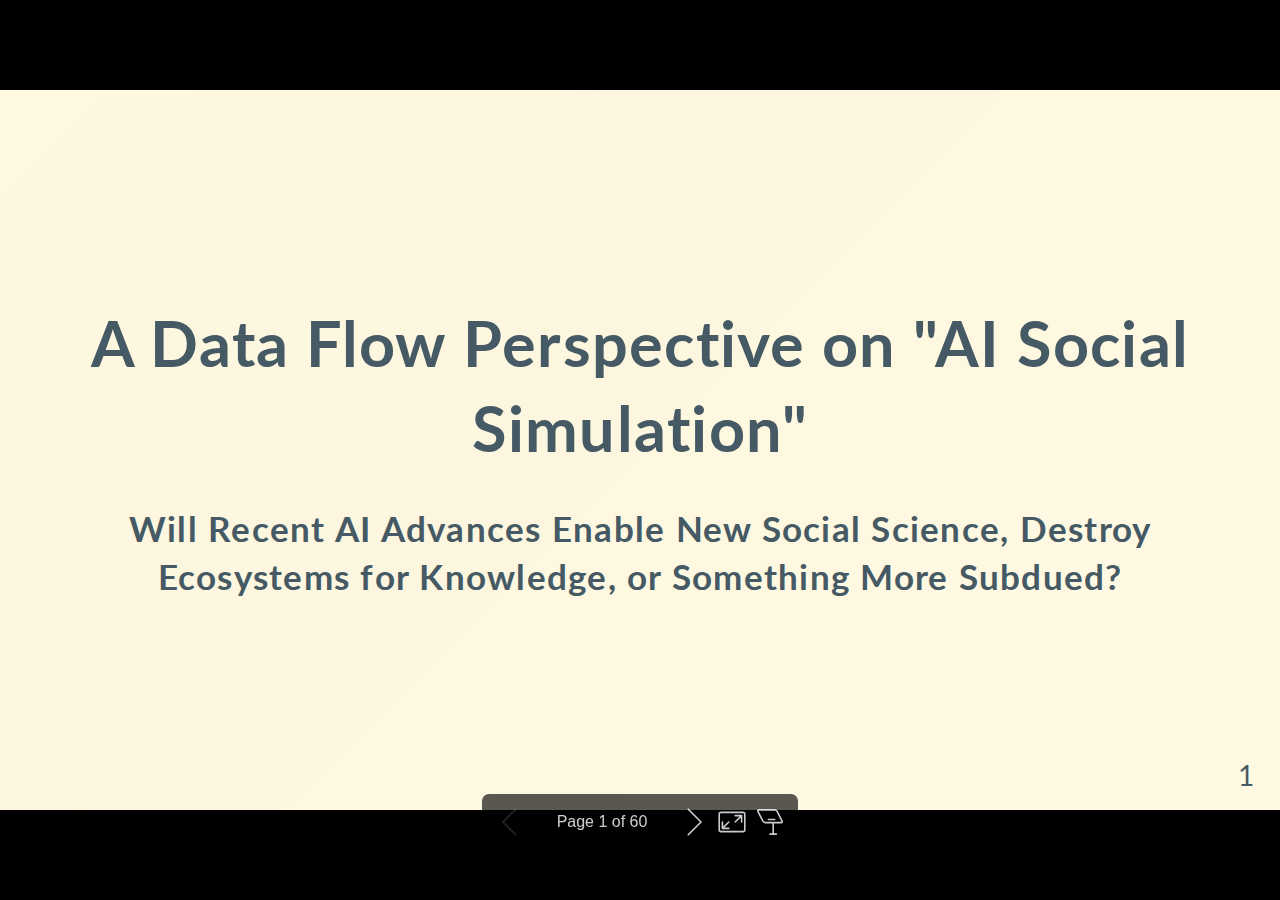
<file: 2025-10_csss_gabm/talk-as-marp.html>
<!DOCTYPE html><html lang="en-US"><head><title>A Data Flow Perspective on &quot;AI Social Simulation&quot;</title><meta property="og:title" content="A Data Flow Perspective on &quot;AI Social Simulation&quot;"><meta charset="UTF-8"><meta name="viewport" content="width=device-width,height=device-height,initial-scale=1.0"><meta name="apple-mobile-web-app-capable" content="yes"><meta http-equiv="X-UA-Compatible" content="ie=edge"><meta property="og:type" content="website"><meta name="twitter:card" content="summary"><style>@media screen{body[data-bespoke-view=""] .bespoke-marp-parent>.bespoke-marp-osc>button,body[data-bespoke-view=next] .bespoke-marp-parent>.bespoke-marp-osc>button,body[data-bespoke-view=presenter] .bespoke-marp-presenter-container .bespoke-marp-presenter-info-container button,body[data-bespoke-view=presenter] .bespoke-marp-presenter-container .bespoke-marp-presenter-note-container button{appearance:none;background-color:initial;border:0;color:inherit;cursor:pointer;font-size:inherit;opacity:.8;outline:none;padding:0;transition:opacity .2s linear;-webkit-tap-highlight-color:transparent}body[data-bespoke-view=""] .bespoke-marp-parent>.bespoke-marp-osc>button:disabled,body[data-bespoke-view=next] .bespoke-marp-parent>.bespoke-marp-osc>button:disabled,body[data-bespoke-view=presenter] .bespoke-marp-presenter-container .bespoke-marp-presenter-info-container button:disabled,body[data-bespoke-view=presenter] .bespoke-marp-presenter-container .bespoke-marp-presenter-note-container button:disabled{cursor:not-allowed;opacity:.15!important}body[data-bespoke-view=""] .bespoke-marp-parent>.bespoke-marp-osc>button:hover,body[data-bespoke-view=next] .bespoke-marp-parent>.bespoke-marp-osc>button:hover,body[data-bespoke-view=presenter] .bespoke-marp-presenter-container .bespoke-marp-presenter-info-container button:hover,body[data-bespoke-view=presenter] .bespoke-marp-presenter-container .bespoke-marp-presenter-note-container button:hover{opacity:1}body[data-bespoke-view=""] .bespoke-marp-parent>.bespoke-marp-osc>button:hover:active,body[data-bespoke-view=next] .bespoke-marp-parent>.bespoke-marp-osc>button:hover:active,body[data-bespoke-view=presenter] .bespoke-marp-presenter-container .bespoke-marp-presenter-info-container button:hover:active,body[data-bespoke-view=presenter] .bespoke-marp-presenter-container .bespoke-marp-presenter-note-container button:hover:active{opacity:.6}body[data-bespoke-view=""] .bespoke-marp-parent>.bespoke-marp-osc>button:hover:not(:disabled),body[data-bespoke-view=next] .bespoke-marp-parent>.bespoke-marp-osc>button:hover:not(:disabled),body[data-bespoke-view=presenter] .bespoke-marp-presenter-container .bespoke-marp-presenter-info-container button:hover:not(:disabled),body[data-bespoke-view=presenter] .bespoke-marp-presenter-container .bespoke-marp-presenter-note-container button:hover:not(:disabled){transition:none}body[data-bespoke-view=""] .bespoke-marp-parent>.bespoke-marp-osc>button[data-bespoke-marp-osc=prev],body[data-bespoke-view=next] .bespoke-marp-parent>.bespoke-marp-osc>button[data-bespoke-marp-osc=prev],body[data-bespoke-view=presenter] .bespoke-marp-presenter-container .bespoke-marp-presenter-info-container button.bespoke-marp-presenter-info-page-prev{background:#0000 url("[data-uri]") no-repeat 50%;background-size:contain;overflow:hidden;text-indent:100%;white-space:nowrap}body[data-bespoke-view=""] .bespoke-marp-parent>.bespoke-marp-osc>button[data-bespoke-marp-osc=next],body[data-bespoke-view=next] .bespoke-marp-parent>.bespoke-marp-osc>button[data-bespoke-marp-osc=next],body[data-bespoke-view=presenter] .bespoke-marp-presenter-container .bespoke-marp-presenter-info-container button.bespoke-marp-presenter-info-page-next{background:#0000 url("[data-uri]") no-repeat 50%;background-size:contain;overflow:hidden;text-indent:100%;white-space:nowrap}body[data-bespoke-view=""] .bespoke-marp-parent>.bespoke-marp-osc>button[data-bespoke-marp-osc=fullscreen],body[data-bespoke-view=next] .bespoke-marp-parent>.bespoke-marp-osc>button[data-bespoke-marp-osc=fullscreen]{background:#0000 url("[data-uri]") no-repeat 50%;background-size:contain;overflow:hidden;text-indent:100%;white-space:nowrap}body[data-bespoke-view=""] .bespoke-marp-parent>.bespoke-marp-osc>button.exit[data-bespoke-marp-osc=fullscreen],body[data-bespoke-view=next] .bespoke-marp-parent>.bespoke-marp-osc>button.exit[data-bespoke-marp-osc=fullscreen]{background-image:url("[data-uri]")}body[data-bespoke-view=""] .bespoke-marp-parent>.bespoke-marp-osc>button[data-bespoke-marp-osc=presenter],body[data-bespoke-view=next] .bespoke-marp-parent>.bespoke-marp-osc>button[data-bespoke-marp-osc=presenter]{background:#0000 url("[data-uri]") no-repeat 50%;background-size:contain;overflow:hidden;text-indent:100%;white-space:nowrap}body[data-bespoke-view=presenter] .bespoke-marp-presenter-container .bespoke-marp-presenter-note-container button.bespoke-marp-presenter-note-bigger{background:#0000 url("[data-uri]") no-repeat 50%;background-size:contain;overflow:hidden;text-indent:100%;white-space:nowrap}body[data-bespoke-view=presenter] .bespoke-marp-presenter-container .bespoke-marp-presenter-note-container button.bespoke-marp-presenter-note-smaller{background:#0000 url("[data-uri]") no-repeat 50%;background-size:contain;overflow:hidden;text-indent:100%;white-space:nowrap}}@keyframes __bespoke_marp_transition_reduced_outgoing__{0%{opacity:1}to{opacity:0}}@keyframes __bespoke_marp_transition_reduced_incoming__{0%{mix-blend-mode:plus-lighter;opacity:0}to{mix-blend-mode:plus-lighter;opacity:1}}.bespoke-marp-note,.bespoke-marp-osc,.bespoke-progress-parent{display:none;transition:none}@media screen{::view-transition-group(*){animation-duration:var(--marp-bespoke-transition-animation-duration,.5s);animation-timing-function:ease}::view-transition-new(*),::view-transition-old(*){animation-delay:0s;animation-direction:var(--marp-bespoke-transition-animation-direction,normal);animation-duration:var(--marp-bespoke-transition-animation-duration,.5s);animation-fill-mode:both;animation-name:var(--marp-bespoke-transition-animation-name,var(--marp-bespoke-transition-animation-name-fallback,__bespoke_marp_transition_no_animation__));mix-blend-mode:normal}::view-transition-old(*){--marp-bespoke-transition-animation-name-fallback:__bespoke_marp_transition_reduced_outgoing__;animation-timing-function:ease}::view-transition-new(*){--marp-bespoke-transition-animation-name-fallback:__bespoke_marp_transition_reduced_incoming__;animation-timing-function:ease}::view-transition-new(root),::view-transition-old(root){animation-timing-function:linear}::view-transition-new(__bespoke_marp_transition_osc__),::view-transition-old(__bespoke_marp_transition_osc__){animation-duration:0s!important;animation-name:__bespoke_marp_transition_osc__!important}::view-transition-new(__bespoke_marp_transition_osc__){opacity:0!important}.bespoke-marp-transition-warming-up::view-transition-group(*),.bespoke-marp-transition-warming-up::view-transition-new(*),.bespoke-marp-transition-warming-up::view-transition-old(*){animation-play-state:paused!important}body,html{height:100%;margin:0}body{background:#000;overflow:hidden}svg.bespoke-marp-slide{content-visibility:hidden;opacity:0;pointer-events:none;z-index:-1}svg.bespoke-marp-slide:not(.bespoke-marp-active) *{view-transition-name:none!important}svg.bespoke-marp-slide.bespoke-marp-active{content-visibility:visible;opacity:1;pointer-events:auto;z-index:0}svg.bespoke-marp-slide.bespoke-marp-active.bespoke-marp-active-ready *{animation-name:__bespoke_marp__!important}@supports not (content-visibility:hidden){svg.bespoke-marp-slide[data-bespoke-marp-load=hideable]{display:none}svg.bespoke-marp-slide[data-bespoke-marp-load=hideable].bespoke-marp-active{display:block}}}@media screen and (prefers-reduced-motion:reduce){svg.bespoke-marp-slide *{view-transition-name:none!important}}@media screen{[data-bespoke-marp-fragment=inactive]{visibility:hidden}body[data-bespoke-view=""] .bespoke-marp-parent,body[data-bespoke-view=next] .bespoke-marp-parent{inset:0;position:absolute}body[data-bespoke-view=""] .bespoke-marp-parent>.bespoke-marp-osc,body[data-bespoke-view=next] .bespoke-marp-parent>.bespoke-marp-osc{background:#000000a6;border-radius:7px;bottom:50px;color:#fff;contain:paint;display:block;font-family:Helvetica,Arial,sans-serif;font-size:16px;left:50%;line-height:0;opacity:1;padding:12px;position:absolute;touch-action:manipulation;transform:translateX(-50%);transition:opacity .2s linear;-webkit-user-select:none;user-select:none;white-space:nowrap;will-change:transform;z-index:1;view-transition-name:__bespoke_marp_transition_osc__}body[data-bespoke-view=""] .bespoke-marp-parent>.bespoke-marp-osc>*,body[data-bespoke-view=next] .bespoke-marp-parent>.bespoke-marp-osc>*{margin-left:6px}body[data-bespoke-view=""] .bespoke-marp-parent>.bespoke-marp-osc>:first-child,body[data-bespoke-view=next] .bespoke-marp-parent>.bespoke-marp-osc>:first-child{margin-left:0}body[data-bespoke-view=""] .bespoke-marp-parent>.bespoke-marp-osc>span,body[data-bespoke-view=next] .bespoke-marp-parent>.bespoke-marp-osc>span{opacity:.8}body[data-bespoke-view=""] .bespoke-marp-parent>.bespoke-marp-osc>span[data-bespoke-marp-osc=page],body[data-bespoke-view=next] .bespoke-marp-parent>.bespoke-marp-osc>span[data-bespoke-marp-osc=page]{display:inline-block;min-width:140px;text-align:center}body[data-bespoke-view=""] .bespoke-marp-parent>.bespoke-marp-osc>button[data-bespoke-marp-osc=fullscreen],body[data-bespoke-view=""] .bespoke-marp-parent>.bespoke-marp-osc>button[data-bespoke-marp-osc=next],body[data-bespoke-view=""] .bespoke-marp-parent>.bespoke-marp-osc>button[data-bespoke-marp-osc=presenter],body[data-bespoke-view=""] .bespoke-marp-parent>.bespoke-marp-osc>button[data-bespoke-marp-osc=prev],body[data-bespoke-view=next] .bespoke-marp-parent>.bespoke-marp-osc>button[data-bespoke-marp-osc=fullscreen],body[data-bespoke-view=next] .bespoke-marp-parent>.bespoke-marp-osc>button[data-bespoke-marp-osc=next],body[data-bespoke-view=next] .bespoke-marp-parent>.bespoke-marp-osc>button[data-bespoke-marp-osc=presenter],body[data-bespoke-view=next] .bespoke-marp-parent>.bespoke-marp-osc>button[data-bespoke-marp-osc=prev]{height:32px;line-height:32px;width:32px}body[data-bespoke-view=""] .bespoke-marp-parent.bespoke-marp-inactive,body[data-bespoke-view=next] .bespoke-marp-parent.bespoke-marp-inactive{cursor:none}body[data-bespoke-view=""] .bespoke-marp-parent.bespoke-marp-inactive>.bespoke-marp-osc,body[data-bespoke-view=next] .bespoke-marp-parent.bespoke-marp-inactive>.bespoke-marp-osc{opacity:0;pointer-events:none}body[data-bespoke-view=""] svg.bespoke-marp-slide,body[data-bespoke-view=next] svg.bespoke-marp-slide{height:100%;left:0;position:absolute;top:0;width:100%}body[data-bespoke-view=""] .bespoke-progress-parent{background:#222;display:flex;height:5px;width:100%}body[data-bespoke-view=""] .bespoke-progress-parent+.bespoke-marp-parent{top:5px}body[data-bespoke-view=""] .bespoke-progress-parent .bespoke-progress-bar{background:#0288d1;flex:0 0 0;transition:flex-basis .2s cubic-bezier(0,1,1,1)}body[data-bespoke-view=next]{background:#0000}body[data-bespoke-view=presenter]{background:#161616}body[data-bespoke-view=presenter] .bespoke-marp-presenter-container{display:grid;font-family:Helvetica,Arial,sans-serif;grid-template:"current dragbar next" minmax(140px,1fr) "current dragbar note" 2fr "info    dragbar note" 3em;grid-template-columns:minmax(3px,var(--bespoke-marp-presenter-split-ratio,66%)) 0 minmax(3px,1fr);height:100%;left:0;position:absolute;top:0;width:100%}body[data-bespoke-view=presenter] .bespoke-marp-presenter-container .bespoke-marp-parent{grid-area:current;overflow:hidden;position:relative}body[data-bespoke-view=presenter] .bespoke-marp-presenter-container .bespoke-marp-parent svg.bespoke-marp-slide{height:calc(100% - 40px);left:20px;pointer-events:none;position:absolute;top:20px;-webkit-user-select:none;user-select:none;width:calc(100% - 40px)}body[data-bespoke-view=presenter] .bespoke-marp-presenter-container .bespoke-marp-parent svg.bespoke-marp-slide.bespoke-marp-active{filter:drop-shadow(0 3px 10px rgba(0,0,0,.5))}body[data-bespoke-view=presenter] .bespoke-marp-presenter-container .bespoke-marp-presenter-dragbar-container{background:#0288d1;cursor:col-resize;grid-area:dragbar;margin-left:-3px;opacity:0;position:relative;transition:opacity .4s linear .1s;width:6px;z-index:10}body[data-bespoke-view=presenter] .bespoke-marp-presenter-container .bespoke-marp-presenter-dragbar-container:hover{opacity:1}body[data-bespoke-view=presenter] .bespoke-marp-presenter-container .bespoke-marp-presenter-dragbar-container.active{opacity:1;transition-delay:0s}body[data-bespoke-view=presenter] .bespoke-marp-presenter-container .bespoke-marp-presenter-next-container{background:#222;cursor:pointer;display:none;grid-area:next;overflow:hidden;position:relative}body[data-bespoke-view=presenter] .bespoke-marp-presenter-container .bespoke-marp-presenter-next-container.active{display:block}body[data-bespoke-view=presenter] .bespoke-marp-presenter-container .bespoke-marp-presenter-next-container iframe.bespoke-marp-presenter-next{background:#0000;border:0;display:block;filter:drop-shadow(0 3px 10px rgba(0,0,0,.5));height:calc(100% - 40px);left:20px;pointer-events:none;position:absolute;top:20px;-webkit-user-select:none;user-select:none;width:calc(100% - 40px)}body[data-bespoke-view=presenter] .bespoke-marp-presenter-container .bespoke-marp-presenter-note-container{background:#222;color:#eee;grid-area:note;position:relative;z-index:1}body[data-bespoke-view=presenter] .bespoke-marp-presenter-container .bespoke-marp-presenter-note-container button{height:1.5em;line-height:1.5em;width:1.5em}body[data-bespoke-view=presenter] .bespoke-marp-presenter-container .bespoke-marp-presenter-note-container .bespoke-marp-presenter-note-wrapper{display:block;inset:0;position:absolute}body[data-bespoke-view=presenter] .bespoke-marp-presenter-container .bespoke-marp-presenter-note-container .bespoke-marp-presenter-note-buttons{background:#000000a6;border-radius:4px;bottom:0;display:flex;gap:4px;margin:12px;opacity:0;padding:6px;pointer-events:none;position:absolute;right:0;transition:opacity .2s linear}body[data-bespoke-view=presenter] .bespoke-marp-presenter-container .bespoke-marp-presenter-note-container .bespoke-marp-presenter-note-buttons:focus-within,body[data-bespoke-view=presenter] .bespoke-marp-presenter-container .bespoke-marp-presenter-note-container .bespoke-marp-presenter-note-wrapper:focus-within+.bespoke-marp-presenter-note-buttons,body[data-bespoke-view=presenter] .bespoke-marp-presenter-container .bespoke-marp-presenter-note-container:hover .bespoke-marp-presenter-note-buttons{opacity:1;pointer-events:auto}body[data-bespoke-view=presenter] .bespoke-marp-presenter-container .bespoke-marp-presenter-note-container .bespoke-marp-note{box-sizing:border-box;font-size:calc(1.1em*var(--bespoke-marp-note-font-scale, 1));height:calc(100% - 40px);margin:20px;overflow:auto;padding-right:3px;white-space:pre-wrap;width:calc(100% - 40px);word-wrap:break-word;scrollbar-color:#eeeeee80 #0000;scrollbar-width:thin}body[data-bespoke-view=presenter] .bespoke-marp-presenter-container .bespoke-marp-presenter-note-container .bespoke-marp-note::-webkit-scrollbar{width:6px}body[data-bespoke-view=presenter] .bespoke-marp-presenter-container .bespoke-marp-presenter-note-container .bespoke-marp-note::-webkit-scrollbar-track{background:#0000}body[data-bespoke-view=presenter] .bespoke-marp-presenter-container .bespoke-marp-presenter-note-container .bespoke-marp-note::-webkit-scrollbar-thumb{background:#eeeeee80;border-radius:6px}body[data-bespoke-view=presenter] .bespoke-marp-presenter-container .bespoke-marp-presenter-note-container .bespoke-marp-note:empty{pointer-events:none}body[data-bespoke-view=presenter] .bespoke-marp-presenter-container .bespoke-marp-presenter-note-container .bespoke-marp-note.active{display:block}body[data-bespoke-view=presenter] .bespoke-marp-presenter-container .bespoke-marp-presenter-note-container .bespoke-marp-note p:first-child{margin-top:0}body[data-bespoke-view=presenter] .bespoke-marp-presenter-container .bespoke-marp-presenter-note-container .bespoke-marp-note p:last-child{margin-bottom:0}body[data-bespoke-view=presenter] .bespoke-marp-presenter-container .bespoke-marp-presenter-info-container{align-items:center;box-sizing:border-box;color:#eee;display:flex;flex-wrap:nowrap;grid-area:info;justify-content:center;overflow:hidden;padding:0 10px}body[data-bespoke-view=presenter] .bespoke-marp-presenter-container .bespoke-marp-presenter-info-container .bespoke-marp-presenter-info-page,body[data-bespoke-view=presenter] .bespoke-marp-presenter-container .bespoke-marp-presenter-info-container .bespoke-marp-presenter-info-time,body[data-bespoke-view=presenter] .bespoke-marp-presenter-container .bespoke-marp-presenter-info-container .bespoke-marp-presenter-info-timer{box-sizing:border-box;display:block;padding:0 10px;white-space:nowrap;width:100%}body[data-bespoke-view=presenter] .bespoke-marp-presenter-container .bespoke-marp-presenter-info-container button{height:1.5em;line-height:1.5em;width:1.5em}body[data-bespoke-view=presenter] .bespoke-marp-presenter-container .bespoke-marp-presenter-info-container .bespoke-marp-presenter-info-page{order:2;text-align:center}body[data-bespoke-view=presenter] .bespoke-marp-presenter-container .bespoke-marp-presenter-info-container .bespoke-marp-presenter-info-page .bespoke-marp-presenter-info-page-text{display:inline-block;min-width:120px;text-align:center}body[data-bespoke-view=presenter] .bespoke-marp-presenter-container .bespoke-marp-presenter-info-container .bespoke-marp-presenter-info-time{color:#999;order:1;text-align:left}body[data-bespoke-view=presenter] .bespoke-marp-presenter-container .bespoke-marp-presenter-info-container .bespoke-marp-presenter-info-timer{color:#999;order:3;text-align:right}body[data-bespoke-view=presenter] .bespoke-marp-presenter-container .bespoke-marp-presenter-info-container .bespoke-marp-presenter-info-timer:hover{cursor:pointer}}@media print{.bespoke-marp-presenter-info-container,.bespoke-marp-presenter-next-container,.bespoke-marp-presenter-note-container{display:none}}</style><style>@charset "UTF-8";@import "https://fonts.bunny.net/css?family=Lato:400,900|Roboto+Mono:400,700&display=swap";div#\:\$p > svg > foreignObject > section{width:1280px;height:720px;box-sizing:border-box;overflow:hidden;position:relative;scroll-snap-align:center center;-webkit-text-size-adjust:100%;text-size-adjust:100%}div#\:\$p > svg > foreignObject > section::after{bottom:0;content:attr(data-marpit-pagination);padding:inherit;pointer-events:none;position:absolute;right:0}div#\:\$p > svg > foreignObject > section:not([data-marpit-pagination])::after{display:none}div#\:\$p > svg > foreignObject > section :is(h1, marp-h1){font-size:2em;margin-block:0.67em}div#\:\$p > svg > foreignObject > section video::-webkit-media-controls{will-change:transform}@page {size:1280px 720px;margin:0}@media print{html, body{background-color:#fff;margin:0;page-break-inside:avoid;break-inside:avoid-page}div#\:\$p > svg > foreignObject > section{page-break-before:always;break-before:page}div#\:\$p > svg > foreignObject > section, div#\:\$p > svg > foreignObject > section *{-webkit-print-color-adjust:exact!important;animation-delay:0s!important;animation-duration:0s!important;color-adjust:exact!important;print-color-adjust:exact!important;transition:none!important}div#\:\$p > svg[data-marpit-svg]{display:block;height:100vh;width:100vw}}div#\:\$p > svg > foreignObject > :where(section){container-type:size}div#\:\$p > svg > foreignObject > section img[data-marp-twemoji]{background:transparent;height:1em;margin:0 .05em 0 .1em;vertical-align:-.1em;width:1em}/*!
 * Marp / Marpit Gaia theme.
 *
 * @theme gaia
 * @author Yuki Hattori
 *
 * @auto-scaling true
 * @size 16:9 1280px 720px
 * @size 4:3 960px 720px
 */div#\:\$p > svg > foreignObject > section :is(pre, marp-pre) code.hljs{display:block;overflow-x:auto;padding:1em}div#\:\$p > svg > foreignObject > section code.hljs{padding:3px 5px}div#\:\$p > svg > foreignObject > section .hljs{background:#000;color:#f8f8f8}div#\:\$p > svg > foreignObject > section .hljs-comment,div#\:\$p > svg > foreignObject > section .hljs-quote{color:#aeaeae;font-style:italic}div#\:\$p > svg > foreignObject > section .hljs-keyword,div#\:\$p > svg > foreignObject > section .hljs-selector-tag,div#\:\$p > svg > foreignObject > section .hljs-type{color:#e28964}div#\:\$p > svg > foreignObject > section .hljs-string{color:#65b042}div#\:\$p > svg > foreignObject > section .hljs-subst{color:#daefa3}div#\:\$p > svg > foreignObject > section .hljs-link,div#\:\$p > svg > foreignObject > section .hljs-regexp{color:#e9c062}div#\:\$p > svg > foreignObject > section .hljs-name,div#\:\$p > svg > foreignObject > section .hljs-section,div#\:\$p > svg > foreignObject > section .hljs-tag,div#\:\$p > svg > foreignObject > section .hljs-title{color:#89bdff}div#\:\$p > svg > foreignObject > section .hljs-class .hljs-title,div#\:\$p > svg > foreignObject > section .hljs-doctag,div#\:\$p > svg > foreignObject > section .hljs-title.class_{text-decoration:underline}div#\:\$p > svg > foreignObject > section .hljs-bullet,div#\:\$p > svg > foreignObject > section .hljs-number,div#\:\$p > svg > foreignObject > section .hljs-symbol{color:#3387cc}div#\:\$p > svg > foreignObject > section .hljs-params,div#\:\$p > svg > foreignObject > section .hljs-template-variable,div#\:\$p > svg > foreignObject > section .hljs-variable{color:#3e87e3}div#\:\$p > svg > foreignObject > section .hljs-attribute{color:#cda869}div#\:\$p > svg > foreignObject > section .hljs-meta{color:#8996a8}div#\:\$p > svg > foreignObject > section .hljs-formula{background-color:#0e2231;color:#f8f8f8;font-style:italic}div#\:\$p > svg > foreignObject > section .hljs-addition{background-color:#253b22;color:#f8f8f8}div#\:\$p > svg > foreignObject > section .hljs-deletion{background-color:#420e09;color:#f8f8f8}div#\:\$p > svg > foreignObject > section .hljs-selector-class{color:#9b703f}div#\:\$p > svg > foreignObject > section .hljs-selector-id{color:#8b98ab}div#\:\$p > svg > foreignObject > section .hljs-emphasis{font-style:italic}div#\:\$p > svg > foreignObject > section .hljs-strong{font-weight:700}div#\:\$p > svg > foreignObject > section :is(h1, marp-h1),div#\:\$p > svg > foreignObject > section :is(h2, marp-h2),div#\:\$p > svg > foreignObject > section :is(h3, marp-h3),div#\:\$p > svg > foreignObject > section :is(h4, marp-h4),div#\:\$p > svg > foreignObject > section :is(h5, marp-h5),div#\:\$p > svg > foreignObject > section :is(h6, marp-h6){margin:.5em 0 0}div#\:\$p > svg > foreignObject > section :is(h1, marp-h1) strong,div#\:\$p > svg > foreignObject > section :is(h2, marp-h2) strong,div#\:\$p > svg > foreignObject > section :is(h3, marp-h3) strong,div#\:\$p > svg > foreignObject > section :is(h4, marp-h4) strong,div#\:\$p > svg > foreignObject > section :is(h5, marp-h5) strong,div#\:\$p > svg > foreignObject > section :is(h6, marp-h6) strong{font-weight:inherit}div#\:\$p > svg > foreignObject > section :is(h1, marp-h1)::part(auto-scaling),div#\:\$p > svg > foreignObject > section :is(h2, marp-h2)::part(auto-scaling),div#\:\$p > svg > foreignObject > section :is(h3, marp-h3)::part(auto-scaling),div#\:\$p > svg > foreignObject > section :is(h4, marp-h4)::part(auto-scaling),div#\:\$p > svg > foreignObject > section :is(h5, marp-h5)::part(auto-scaling),div#\:\$p > svg > foreignObject > section :is(h6, marp-h6)::part(auto-scaling){max-height:580px}div#\:\$p > svg > foreignObject > section :is(h1, marp-h1){font-size:1.8em}div#\:\$p > svg > foreignObject > section :is(h2, marp-h2){font-size:1.5em}div#\:\$p > svg > foreignObject > section :is(h3, marp-h3){font-size:1.3em}div#\:\$p > svg > foreignObject > section :is(h4, marp-h4){font-size:1.1em}div#\:\$p > svg > foreignObject > section :is(h5, marp-h5){font-size:1em}div#\:\$p > svg > foreignObject > section :is(h6, marp-h6){font-size:.9em}div#\:\$p > svg > foreignObject > section blockquote,div#\:\$p > svg > foreignObject > section p{margin:1em 0 0}div#\:\$p > svg > foreignObject > section ol>li,div#\:\$p > svg > foreignObject > section ul>li{margin:.3em 0 0}div#\:\$p > svg > foreignObject > section ol>li>p,div#\:\$p > svg > foreignObject > section ul>li>p{margin:.6em 0 0}div#\:\$p > svg > foreignObject > section code{display:inline-block;font-family:Roboto Mono,monospace;font-size:.8em;letter-spacing:0;margin:-.1em .15em;padding:.1em .2em;vertical-align:baseline}div#\:\$p > svg > foreignObject > section :is(pre, marp-pre){display:block;margin:1em 0 0;overflow:visible}div#\:\$p > svg > foreignObject > section :is(pre, marp-pre) code{box-sizing:border-box;font-size:.7em;margin:0;min-width:100%;padding:.5em}div#\:\$p > svg > foreignObject > section :is(pre, marp-pre)::part(auto-scaling){max-height:calc(580px - 1em)}div#\:\$p > svg > foreignObject > section blockquote{margin:1em 0 0;padding:0 1em;position:relative}div#\:\$p > svg > foreignObject > section blockquote:after,div#\:\$p > svg > foreignObject > section blockquote:before{content:"“";display:block;font-family:Times New Roman,serif;font-weight:700;position:absolute}div#\:\$p > svg > foreignObject > section blockquote:before{left:0;top:0}div#\:\$p > svg > foreignObject > section blockquote:after{bottom:0;right:0;transform:rotate(180deg)}div#\:\$p > svg > foreignObject > section blockquote>:first-child{margin-top:0}div#\:\$p > svg > foreignObject > section mark{background:transparent}div#\:\$p > svg > foreignObject > section table{border-collapse:collapse;border-spacing:0;margin:1em 0 0}div#\:\$p > svg > foreignObject > section table td,div#\:\$p > svg > foreignObject > section table th{border-style:solid;border-width:1px;padding:.2em .4em}div#\:\$p > svg > foreignObject > section footer,div#\:\$p > svg > foreignObject > section header,div#\:\$p > svg > foreignObject > section:after{box-sizing:border-box;font-size:66%;height:70px;line-height:50px;overflow:hidden;padding:10px 25px;position:absolute}div#\:\$p > svg > foreignObject > section:after{--marpit-root-font-size:66%;}div#\:\$p > svg > foreignObject > section header{top:0}div#\:\$p > svg > foreignObject > section footer,div#\:\$p > svg > foreignObject > section header{left:0;right:0}div#\:\$p > svg > foreignObject > section footer{bottom:0}div#\:\$p > svg > foreignObject > section{background-color:var(--color-background);background-image:linear-gradient(135deg, hsla(0,0%,53%,0), hsla(0,0%,53%,.02) 50%, hsla(0,0%,100%,0) 0, hsla(0,0%,100%,.05));color:var(--color-foreground);font-family:Lato,Avenir Next,Avenir,Trebuchet MS,Segoe UI,sans-serif;font-size:35px;height:720px;letter-spacing:1.25px;line-height:1.35;padding:70px;width:1280px;word-wrap:break-word;--color-background:#fff8e1;--color-background-stripe:rgba(69,90,100,.1);--color-foreground:#455a64;--color-dimmed:#6a7a7d;--color-highlight:#0288d1;}div#\:\$p > svg > foreignObject > section{--marpit-root-font-size:35px;}div#\:\$p > svg > foreignObject > section:after{bottom:0;font-size:80%;right:0}div#\:\$p > svg > foreignObject > section:after{--marpit-root-font-size:80%;}div#\:\$p > svg > foreignObject > section a,div#\:\$p > svg > foreignObject > section mark{color:var(--color-highlight)}div#\:\$p > svg > foreignObject > section code{background:var(--color-dimmed);color:var(--color-background)}div#\:\$p > svg > foreignObject > section :is(h1, marp-h1) strong,div#\:\$p > svg > foreignObject > section :is(h2, marp-h2) strong,div#\:\$p > svg > foreignObject > section :is(h3, marp-h3) strong,div#\:\$p > svg > foreignObject > section :is(h4, marp-h4) strong,div#\:\$p > svg > foreignObject > section :is(h5, marp-h5) strong,div#\:\$p > svg > foreignObject > section :is(h6, marp-h6) strong{color:var(--color-highlight)}div#\:\$p > svg > foreignObject > section :is(pre, marp-pre){background:var(--color-foreground)}div#\:\$p > svg > foreignObject > section :is(pre, marp-pre)>code{background:transparent}div#\:\$p > svg > foreignObject > section blockquote:after,div#\:\$p > svg > foreignObject > section blockquote:before,div#\:\$p > svg > foreignObject > section footer,div#\:\$p > svg > foreignObject > section header,div#\:\$p > svg > foreignObject > section section:after{color:var(--color-dimmed)}div#\:\$p > svg > foreignObject > section table td,div#\:\$p > svg > foreignObject > section table th{border-color:var(--color-foreground)}div#\:\$p > svg > foreignObject > section table thead th{background:var(--color-foreground);color:var(--color-background)}div#\:\$p > svg > foreignObject > section table tbody>tr:nth-child(odd) td,div#\:\$p > svg > foreignObject > section table tbody>tr:nth-child(odd) th{background:var(--color-background-stripe, transparent)}div#\:\$p > svg > foreignObject > section>:first-child,div#\:\$p > svg > foreignObject > section>header:first-child+*{margin-top:0}div#\:\$p > svg > foreignObject > section:where(.invert){--color-background:#455a64;--color-background-stripe:rgba(255,248,225,.1);--color-foreground:#fff8e1;--color-dimmed:#dad8c8;--color-highlight:#81d4fa;}div#\:\$p > svg > foreignObject > section:where(.gaia){--color-background:#0288d1;--color-background-stripe:rgba(255,248,225,.1);--color-foreground:#fff8e1;--color-dimmed:#cce2de;--color-highlight:#81d4fa;}div#\:\$p > svg > foreignObject > section:where(.lead){align-items:stretch;flex-flow:column nowrap;place-content:safe center center}div#\:\$p > svg > foreignObject > section:where(.lead) :is(h1, marp-h1),div#\:\$p > svg > foreignObject > section:where(.lead) :is(h2, marp-h2),div#\:\$p > svg > foreignObject > section:where(.lead) :is(h3, marp-h3),div#\:\$p > svg > foreignObject > section:where(.lead) :is(h4, marp-h4),div#\:\$p > svg > foreignObject > section:where(.lead) :is(h5, marp-h5),div#\:\$p > svg > foreignObject > section:where(.lead) :is(h6, marp-h6){text-align:center}div#\:\$p > svg > foreignObject > section:where(.lead) p{text-align:center}div#\:\$p > svg > foreignObject > section:where(.lead) blockquote>:is(h1, marp-h1),div#\:\$p > svg > foreignObject > section:where(.lead) blockquote>:is(h2, marp-h2),div#\:\$p > svg > foreignObject > section:where(.lead) blockquote>:is(h3, marp-h3),div#\:\$p > svg > foreignObject > section:where(.lead) blockquote>:is(h4, marp-h4),div#\:\$p > svg > foreignObject > section:where(.lead) blockquote>:is(h5, marp-h5),div#\:\$p > svg > foreignObject > section:where(.lead) blockquote>:is(h6, marp-h6),div#\:\$p > svg > foreignObject > section:where(.lead) blockquote>p{text-align:left}div#\:\$p > svg > foreignObject > section:where(.lead) ol>li>p,div#\:\$p > svg > foreignObject > section:where(.lead) ul>li>p{text-align:left}div#\:\$p > svg > foreignObject > section:where(.lead) table{margin-left:auto;margin-right:auto}div#\:\$p > svg > foreignObject > section[data-marpit-advanced-background="background"]{columns:initial!important;display:block!important;padding:0!important}div#\:\$p > svg > foreignObject > section[data-marpit-advanced-background="background"]::before, div#\:\$p > svg > foreignObject > section[data-marpit-advanced-background="background"]::after, div#\:\$p > svg > foreignObject > section[data-marpit-advanced-background="content"]::before, div#\:\$p > svg > foreignObject > section[data-marpit-advanced-background="content"]::after{display:none!important}div#\:\$p > svg > foreignObject > section[data-marpit-advanced-background="background"] > div[data-marpit-advanced-background-container]{all:initial;display:flex;flex-direction:row;height:100%;overflow:hidden;width:100%}div#\:\$p > svg > foreignObject > section[data-marpit-advanced-background="background"] > div[data-marpit-advanced-background-container][data-marpit-advanced-background-direction="vertical"]{flex-direction:column}div#\:\$p > svg > foreignObject > section[data-marpit-advanced-background="background"][data-marpit-advanced-background-split] > div[data-marpit-advanced-background-container]{width:var(--marpit-advanced-background-split, 50%)}div#\:\$p > svg > foreignObject > section[data-marpit-advanced-background="background"][data-marpit-advanced-background-split="right"] > div[data-marpit-advanced-background-container]{margin-left:calc(100% - var(--marpit-advanced-background-split, 50%))}div#\:\$p > svg > foreignObject > section[data-marpit-advanced-background="background"] > div[data-marpit-advanced-background-container] > figure{all:initial;background-position:center;background-repeat:no-repeat;background-size:cover;flex:auto;margin:0}div#\:\$p > svg > foreignObject > section[data-marpit-advanced-background="background"] > div[data-marpit-advanced-background-container] > figure > figcaption{position:absolute;border:0;clip:rect(0, 0, 0, 0);height:1px;margin:-1px;overflow:hidden;padding:0;white-space:nowrap;width:1px}div#\:\$p > svg > foreignObject > section[data-marpit-advanced-background="content"], div#\:\$p > svg > foreignObject > section[data-marpit-advanced-background="pseudo"]{background:transparent!important}div#\:\$p > svg > foreignObject > section[data-marpit-advanced-background="pseudo"], div#\:\$p > svg[data-marpit-svg] > foreignObject[data-marpit-advanced-background="pseudo"]{pointer-events:none!important}div#\:\$p > svg > foreignObject > section[data-marpit-advanced-background-split]{width:100%;height:100%}
</style></head><body><div class="bespoke-marp-osc"><button data-bespoke-marp-osc="prev" tabindex="-1" title="Previous slide">Previous slide</button><span data-bespoke-marp-osc="page"></span><button data-bespoke-marp-osc="next" tabindex="-1" title="Next slide">Next slide</button><button data-bespoke-marp-osc="fullscreen" tabindex="-1" title="Toggle fullscreen (f)">Toggle fullscreen</button><button data-bespoke-marp-osc="presenter" tabindex="-1" title="Open presenter view (p)">Open presenter view</button></div><div id=":$p"><svg data-marpit-svg="" viewBox="0 0 1280 720"><foreignObject width="1280" height="720"><section id="1" data-paginate="true" data-class="lead" data-theme="gaia" lang="en-US" class="lead" data-marpit-pagination="1" style="--paginate:true;--class:lead;--theme:gaia;" data-marpit-pagination-total="60">
<h1 id="a-data-flow-perspective-on-ai-social-simulation">A Data Flow Perspective on &quot;AI Social Simulation&quot;</h1>
<p><strong>Will Recent AI Advances Enable New Social Science, Destroy Ecosystems for Knowledge, or Something More Subdued?</strong></p>
</section>
</foreignObject></svg><svg data-marpit-svg="" viewBox="0 0 1280 720"><foreignObject width="1280" height="720"><section id="2" data-paginate="true" data-theme="gaia" lang="en-US" data-marpit-pagination="2" style="--paginate:true;--theme:gaia;" data-marpit-pagination-total="60">
<h2 id="follow-along-front-matter">Follow Along Front Matter</h2>
<p>Find a text file with a bunch of links at nickmvincent.com/static/csss-talk.txt</p>
<p>PDF, MD, Semantic Scholar link w/ mentioned papers,</p>
</section>
</foreignObject></svg><svg data-marpit-svg="" viewBox="0 0 1280 720"><foreignObject width="1280" height="720"><section id="3" data-paginate="true" data-class="lead" data-theme="gaia" lang="en-US" class="lead" data-marpit-pagination="3" style="--paginate:true;--class:lead;--theme:gaia;" data-marpit-pagination-total="60">
<h2 id="outline">Outline</h2>
<p><strong>Total Time: ~45 minutes</strong></p>
<ol>
<li>Introduction &amp; Key Arguments (5 min)</li>
<li>AI's Data Dependence &amp; Background Work (10 min)</li>
<li>Problems with Current LLM Social Sim (10 min)</li>
<li>A Framework for Better Simulation (10 min)</li>
<li>(An attempt at) Summarizing (5 min)</li>
<li>Discussion! (15-20 mins?)</li>
</ol>
</section>
</foreignObject></svg><svg data-marpit-svg="" viewBox="0 0 1280 720"><foreignObject width="1280" height="720"><section id="4" data-paginate="true" data-theme="gaia" lang="en-US" data-marpit-pagination="4" style="--paginate:true;--theme:gaia;" data-marpit-pagination-total="60">
<h2 id="three-key-goals-of-this-talk-13">Three Key Goals of this talk (1/3)</h2>
<p><strong>Goal #1 - Share A Prediction:</strong><br />
The overall impact of AI/LLM Social Simulation will fall somewhere between several extremes.</p>
</section>
</foreignObject></svg><svg data-marpit-svg="" viewBox="0 0 1280 720"><foreignObject width="1280" height="720"><section id="5" data-paginate="true" data-theme="gaia" lang="en-US" data-marpit-pagination="5" style="--paginate:true;--theme:gaia;" data-marpit-pagination-total="60">
<ul>
<li>Not a golden age of social scientific discovery
<ul>
<li>and NOT the complete automation of social science practice, though certainly some economic disruption to research labor</li>
</ul>
</li>
<li>Not complete destruction of epistemic communities
<ul>
<li>though certainly some shocks to both volunteer and semi-professional knowledge curation</li>
</ul>
</li>
<li>Something more subdued; in the middle!</li>
</ul>
<p>(And I am hopeful we can impact this.)</p>
</section>
</foreignObject></svg><svg data-marpit-svg="" viewBox="0 0 1280 720"><foreignObject width="1280" height="720"><section id="6" data-paginate="true" data-theme="gaia" lang="en-US" data-marpit-pagination="6" style="--paginate:true;--theme:gaia;" data-marpit-pagination-total="60">
<h2 id="three-key-goals-of-this-talk-23">Three Key Goals of this talk (2/3)</h2>
<p><strong>Goal #2 - Make A Policy Argument:</strong><br />
Social science should advocate for LLM training data transparency on <strong>purely epistemic grounds</strong></p>
<p>LLMs, if made more transparent re: the sources of human input, are well suited to support social science and especially simulation.</p>
</section>
</foreignObject></svg><svg data-marpit-svg="" viewBox="0 0 1280 720"><foreignObject width="1280" height="720"><section id="7" data-paginate="true" data-theme="gaia" lang="en-US" data-marpit-pagination="7" style="--paginate:true;--theme:gaia;" data-marpit-pagination-total="60">
<p>Improve transparency at three pipeline points:</p>
<ul>
<li>Dataset selection</li>
<li>Mechanistic interpretability</li>
<li>AI auditing</li>
</ul>
<p>Dataset selection especially important for social science. Which people contributed???</p>
</section>
</foreignObject></svg><svg data-marpit-svg="" viewBox="0 0 1280 720"><foreignObject width="1280" height="720"><section id="8" data-paginate="true" data-theme="gaia" lang="en-US" data-marpit-pagination="8" style="--paginate:true;--theme:gaia;" data-marpit-pagination-total="60">
<p>There's lots of other reasons to wade into AI transparency and governance discussions.</p>
<p>Another important one to me: I think that data transparency combined with data agency is crucial to avoid power concentration by organizations that build and/or capture powerful AI (systems with most access to information + compute).</p>
</section>
</foreignObject></svg><svg data-marpit-svg="" viewBox="0 0 1280 720"><foreignObject width="1280" height="720"><section id="9" data-paginate="true" data-theme="gaia" lang="en-US" data-marpit-pagination="9" style="--paginate:true;--theme:gaia;" data-marpit-pagination-total="60">
<p><strong>Three concrete paths to achieve LLM training data transparency:</strong></p>
<ul>
<li>Convince all our friends at tech companies that this matters!</li>
<li>Convince regulators (see e.g. California, Utah)</li>
<li>Convince bodies interested in transparency (public bodies) to build and deploy models
<ul>
<li>See e.g. Apertus, recent Swiss model</li>
</ul>
</li>
</ul>
</section>
</foreignObject></svg><svg data-marpit-svg="" viewBox="0 0 1280 720"><foreignObject width="1280" height="720"><section id="10" data-paginate="true" data-theme="gaia" lang="en-US" data-marpit-pagination="10" style="--paginate:true;--theme:gaia;" data-marpit-pagination-total="60">
<p>I'm hopeful this talk (and future iterations) can get more people excited about arguing for transparency around data.</p>
<p>Note: scientific/scholarly communities are themselves likely to be high-leverage groups for bargaining with tech companies (our papers provide &quot;high quality tokens&quot;, universities train future tech employees, lots of back-and-forth between academia and industry).</p>
</section>
</foreignObject></svg><svg data-marpit-svg="" viewBox="0 0 1280 720"><foreignObject width="1280" height="720"><section id="11" data-paginate="true" data-theme="gaia" lang="en-US" data-marpit-pagination="11" style="--paginate:true;--theme:gaia;" data-marpit-pagination-total="60">
<h2 id="three-key-goals-of-this-talk-33">Three Key Goals of this talk (3/3)</h2>
<p>Talk about some early work from my group on how we might bring &quot;old school&quot; philosophy of science to bear on modern LLM social simulation (which spans HCI, ML, org and biz, econ, and more)</p>
</section>
</foreignObject></svg><svg data-marpit-svg="" viewBox="0 0 1280 720"><foreignObject width="1280" height="720"><section id="12" data-paginate="true" data-theme="gaia" lang="en-US" data-marpit-pagination="12" style="--paginate:true;--theme:gaia;" data-marpit-pagination-total="60">
<p>And finally, just share possible touchpoints for future conversations.</p>
<p>Keywords</p>
<ul>
<li>AI Social Simulation</li>
<li>Content Ecosystems</li>
<li>Collective Action with data, collective bargaining for data</li>
<li>Responsible AI and AI Safety</li>
</ul>
</section>
</foreignObject></svg><svg data-marpit-svg="" viewBox="0 0 1280 720"><foreignObject width="1280" height="720"><section id="13" data-paginate="true" data-theme="gaia" lang="en-US" data-marpit-pagination="13" style="--paginate:true;--theme:gaia;" data-marpit-pagination-total="60">
<h2 id="wait-what-is-ai-social-simulation">Wait, what is AI Social Simulation?</h2>
<p>From HCI / Social Computing:</p>
<p>Park et al 2023 - &quot;Generative Agents: Interactive Simulacra of Human Behavior&quot; (<a href="https://arxiv.org/abs/2304.03442">arxiv</a>)</p>
<p>&quot;computational software agents that simulate believable human behavior&quot;</p>
</section>
</foreignObject></svg><svg data-marpit-svg="" viewBox="0 0 1280 720"><foreignObject width="1280" height="720"><section id="14" data-paginate="true" data-theme="gaia" lang="en-US" data-marpit-pagination="14" style="--paginate:true;--theme:gaia;" data-marpit-pagination-total="60">
<p><img src="./images/park2023-fig1.png" alt="" style="width:1200px;" /></p>
</section>
</foreignObject></svg><svg data-marpit-svg="" viewBox="0 0 1280 720"><foreignObject width="1280" height="720"><section id="15" data-paginate="true" data-theme="gaia" lang="en-US" data-marpit-pagination="15" style="--paginate:true;--theme:gaia;" data-marpit-pagination-total="60">
<h2 id="simulating-real-people">Simulating Real People</h2>
<p>Park et al 2024 - &quot;Generative Agent Simulations of 1,000 People&quot; (<a href="https://arxiv.org/abs/2411.10109">arxiv</a>)</p>
<p>&quot;The promise of human behavioral simulation--general-purpose computational agents that replicate human behavior across domains--could enable broad applications in policymaking and social science.&quot;</p>
</section>
</foreignObject></svg><svg data-marpit-svg="" viewBox="0 0 1280 720"><foreignObject width="1280" height="720"><section id="16" data-paginate="true" data-theme="gaia" lang="en-US" data-marpit-pagination="16" style="--paginate:true;--theme:gaia;" data-marpit-pagination-total="60">
<p><img src="./images/park2024-figx.png" alt="" style="width:900px;" /></p>
</section>
</foreignObject></svg><svg data-marpit-svg="" viewBox="0 0 1280 720"><foreignObject width="1280" height="720"><section id="17" data-paginate="true" data-theme="gaia" lang="en-US" data-marpit-pagination="17" style="--paginate:true;--theme:gaia;" data-marpit-pagination-total="60">
<p>From management / organization social science perspective:</p>
<p>Manning et al 2024 - &quot;Automated Social Science: Language Models as Scientist and Subjects&quot; (<a href="https://arxiv.org/abs/2404.11794">arxiv</a>)</p>
<p>&quot;When given its proposed structural causal model for each scenario, the LLM is good at predicting the signs of estimated effects, but it cannot reliably predict the magnitudes of those estimates&quot;</p>
</section>
</foreignObject></svg><svg data-marpit-svg="" viewBox="0 0 1280 720"><foreignObject width="1280" height="720"><section id="18" data-paginate="true" data-theme="gaia" lang="en-US" data-marpit-pagination="18" style="--paginate:true;--theme:gaia;" data-marpit-pagination-total="60">
<p><img src="./images/manning2024-fig1.png" alt="" style="width:900px;" /></p>
</section>
</foreignObject></svg><svg data-marpit-svg="" viewBox="0 0 1280 720"><foreignObject width="1280" height="720"><section id="19" data-paginate="true" data-theme="gaia" lang="en-US" data-marpit-pagination="19" style="--paginate:true;--theme:gaia;" data-marpit-pagination-total="60">
<h2 id="ais-fundamental-difference-from-other-technologies-including-methods-innovations">AI's Fundamental Difference from Other Technologies (including methods innovations)</h2>
<p>Current AI products are massively <strong>data-dependent</strong></p>
<p>This makes them different from other technological advances:</p>
<ul>
<li>True collective dependence -- there are very many people who made contributions (though individually, each contribution, is small)</li>
<li>Many counterfactuals where behavior changes make AI worse</li>
</ul>
</section>
</foreignObject></svg><svg data-marpit-svg="" viewBox="0 0 1280 720"><foreignObject width="1280" height="720"><section id="20" data-paginate="true" data-theme="gaia" lang="en-US" data-marpit-pagination="20" style="--paginate:true;--theme:gaia;" data-marpit-pagination-total="60">
<h2 id="quick-primer-how-content-becomes-model-behavior">Quick Primer: How Content Becomes Model Behavior</h2>
<p><strong>The training pipeline:</strong></p>
<ol>
<li>Data collection: Your Wikipedia edit, arXiv paper, tweet, Bluesky post gets scraped</li>
<li>Dataset curation: Included in training corpus (e.g., Common Crawl, The Pile)</li>
<li>Training: Text used to update model weights via gradient descent</li>
<li>Inference: Model weights shape how LLM responds to prompts</li>
</ol>
<p>See Gao et al. 2020 (<a href="https://arxiv.org/abs/2101.00027">link</a>)</p>
</section>
</foreignObject></svg><svg data-marpit-svg="" viewBox="0 0 1280 720"><foreignObject width="1280" height="720"><section id="21" data-paginate="true" data-theme="gaia" lang="en-US" data-marpit-pagination="21" style="--paginate:true;--theme:gaia;" data-marpit-pagination-total="60">
<h2 id="key-insight-of-content---model-behaviour">Key insight of content -&gt; model behaviour</h2>
<p>Individual contributions are small, but:</p>
<ul>
<li>They collectively determine what the model &quot;knows&quot;</li>
<li>Specific domains/communities can have outsized influence</li>
<li>But we can't trace backward from outputs to data sources</li>
</ul>
</section>
</foreignObject></svg><svg data-marpit-svg="" viewBox="0 0 1280 720"><foreignObject width="1280" height="720"><section id="22" data-paginate="true" data-theme="gaia" lang="en-US" data-marpit-pagination="22" style="--paginate:true;--theme:gaia;" data-marpit-pagination-total="60">
<h2 id="thought-experiments">Thought Experiments</h2>
<p>Imagine worlds without:</p>
<ul>
<li>Wikipedia</li>
<li>People using thumbs up in ChatGPT</li>
<li>People posting on Facebook</li>
</ul>
<p>AI models would have different &quot;behaviors&quot;.</p>
</section>
</foreignObject></svg><svg data-marpit-svg="" viewBox="0 0 1280 720"><foreignObject width="1280" height="720"><section id="23" data-paginate="true" data-theme="gaia" lang="en-US" data-marpit-pagination="23" style="--paginate:true;--theme:gaia;" data-marpit-pagination-total="60">
<p><strong>All the human activity that happens here, and gets captured as digital records, matters for AI systems</strong></p>
<p>(Impact does require either organization of very impactful contributors, e.g. get all the experts in one area, or <em>very large action</em>, e.g. &gt;10% of all non-lurking Internet users)</p>
</section>
</foreignObject></svg><svg data-marpit-svg="" viewBox="0 0 1280 720"><foreignObject width="1280" height="720"><section id="24" data-paginate="true" data-theme="gaia" lang="en-US" data-marpit-pagination="24" style="--paginate:true;--theme:gaia;" data-marpit-pagination-total="60">
<h2 id="related-work-jailbreaks-study">Related Work: Jailbreaks Study</h2>
<p>&quot;An Audit and Analysis of LLM-Assisted Health Misinformation Jailbreaks Against LLMs&quot; (<a href="https://arxiv.org/abs/2508.10010">link</a>) - upcoming at AIES later this month</p>
<ul>
<li>with Ayana Hussain, Patrick Zhao</li>
</ul>
<p>LLMs can be very good at:</p>
<ul>
<li>Generating jailbreaks that get other LLMs to produce misinformation</li>
<li>Detecting LLM-produced misinformation</li>
<li>Though, actual outputs differ from &quot;real&quot; misinformation (e.g. Reddit posts)</li>
</ul>
</section>
</foreignObject></svg><svg data-marpit-svg="" viewBox="0 0 1280 720"><foreignObject width="1280" height="720"><section id="25" data-paginate="true" data-theme="gaia" lang="en-US" data-marpit-pagination="25" style="--paginate:true;--theme:gaia;" data-marpit-pagination-total="60">
<h2 id="and-recent-work-on-llm-hacking">And recent work on LLM hacking</h2>
<p>Baumann, Joachim, Paul Rottger, Aleksandra Urman, Albert Wendsjo, Flor Miriam Plaza-del-Arco, Johannes B. Gruber and Dirk Hovy. “Large Language Model Hacking: Quantifying the Hidden Risks of Using LLMs for Text Annotation.” (2025).</p>
<p>&quot;We quantify the risk of LLM hacking by replicating 37 data annotation tasks from 21 published social science research studies with 18 different models&quot;</p>
</section>
</foreignObject></svg><svg data-marpit-svg="" viewBox="0 0 1280 720"><foreignObject width="1280" height="720"><section id="26" data-paginate="true" data-theme="gaia" lang="en-US" data-marpit-pagination="26" style="--paginate:true;--theme:gaia;" data-marpit-pagination-total="60">
<p>How can this all be true at once? Prompting models to sample from different parts of the distribution</p>
</section>
</foreignObject></svg><svg data-marpit-svg="" viewBox="0 0 1280 720"><foreignObject width="1280" height="720"><section id="27" data-paginate="true" data-theme="gaia" lang="en-US" data-marpit-pagination="27" style="--paginate:true;--theme:gaia;" data-marpit-pagination-total="60">
<h2 id="there-is-strong-reason-to-believe-the-llm-paradigm-can-be-useful-for-social-knowledge">There is strong reason to believe the LLM paradigm can be useful for social knowledge</h2>
<p>Can an LLM placed into some kind of social/economic simulation might tell us something &quot;real&quot; about how real people might respond? Can we capture real knowledge that is similar in character to the regression coefficient in a very good quantitative study that tells us something about human behavior?</p>
<p>I think it <em>is</em> possible that a model responds a certain way because of collective behaviour ensconced in data records and now model weights.</p>
</section>
</foreignObject></svg><svg data-marpit-svg="" viewBox="0 0 1280 720"><foreignObject width="1280" height="720"><section id="28" data-paginate="true" data-theme="gaia" lang="en-US" data-marpit-pagination="28" style="--paginate:true;--theme:gaia;" data-marpit-pagination-total="60">
<p>(In some sense, there is a vision of social science in which we first just collect as many records as possible, filter them, feed them into a giant pile, and then try to use dataset documentation, data attribution, mechanistic interpretability, auditing to reverse engineer econometric models and causality)</p>
</section>
</foreignObject></svg><svg data-marpit-svg="" viewBox="0 0 1280 720"><foreignObject width="1280" height="720"><section id="29" data-paginate="true" data-theme="gaia" lang="en-US" data-marpit-pagination="29" style="--paginate:true;--theme:gaia;" data-marpit-pagination-total="60">
<h2 id="my-research-agenda">My Research Agenda</h2>
<p>Three interconnected areas exploring data dependence:</p>
<ol>
<li><strong>Data Leverage &amp; Collective Bargaining</strong></li>
<li><strong>Public AI</strong></li>
<li><strong>Content Ecosystems</strong></li>
</ol>
</section>
</foreignObject></svg><svg data-marpit-svg="" viewBox="0 0 1280 720"><foreignObject width="1280" height="720"><section id="30" data-paginate="true" data-theme="gaia" lang="en-US" data-marpit-pagination="30" style="--paginate:true;--theme:gaia;" data-marpit-pagination-total="60">
<h2 id="data-leverage">Data Leverage</h2>
<p>AI depends on data, so we can threaten to withhold, modify, or redirect</p>
<p>Enables data creators to negotiate:</p>
<ul>
<li>Small groups with high-leverage specialist data</li>
<li>Large groups of general users</li>
</ul>
<p><strong>Recent work:</strong> CBI position paper @ NeurIPS (<a href="https://arxiv.org/abs/2506.10272">link</a>)<br />
<strong>Older work:</strong> Data leverage (<a href="https://arxiv.org/abs/2012.09995">framework paper</a>, <a href="https://dl.acm.org/doi/10.1145/3449177">experiments</a>, <a href="https://dl.acm.org/doi/10.1145/3308558.3313742">more experiments</a>)</p>
</section>
</foreignObject></svg><svg data-marpit-svg="" viewBox="0 0 1280 720"><foreignObject width="1280" height="720"><section id="31" data-paginate="true" data-theme="gaia" lang="en-US" data-marpit-pagination="31" style="--paginate:true;--theme:gaia;" data-marpit-pagination-total="60">
<h2 id="the-cbi--data-leverage-pitch">The CBI / Data Leverage Pitch:</h2>
<p>We (computing, computational social science) should support collective action around data so communities can wield &quot;data leverage&quot;</p>
<p><strong>Note:</strong> Data leverage can be broadly applied to many causes, including those I don't personally agree with</p>
<p>Technical aspects of the work involve data poisoning, scaling, attribution, etc. (If certain groups have lots of leverage to impact a certain model, they probably have high &quot;influence&quot; on that model -- matters for social interpretation of any simulations!)</p>
</section>
</foreignObject></svg><svg data-marpit-svg="" viewBox="0 0 1280 720"><foreignObject width="1280" height="720"><section id="32" data-paginate="true" data-theme="gaia" lang="en-US" data-marpit-pagination="32" style="--paginate:true;--theme:gaia;" data-marpit-pagination-total="60">
<h2 id="data-leverage--collective-bargaining-for-information">Data Leverage &amp; Collective Bargaining for Information</h2>
<p><strong>Personal interest area:</strong> Collective bargaining for information to:</p>
<ul>
<li>Cushion economic shocks from automation of knowledge work</li>
<li>Prevent concentration of power by winners in the AI Race</li>
</ul>
</section>
</foreignObject></svg><svg data-marpit-svg="" viewBox="0 0 1280 720"><foreignObject width="1280" height="720"><section id="33" data-paginate="true" data-theme="gaia" lang="en-US" data-marpit-pagination="33" style="--paginate:true;--theme:gaia;" data-marpit-pagination-total="60">
<h2 id="data-leverage-and-bluesky--at-proto-new-blogging-source-control-etc">Data Leverage and Bluesky / AT Proto (new blogging, source control, etc.)</h2>
<p><strong>Connection to Bluesky:</strong> Keen to connect on Data Leverage-y topics in the context of Bluesky - great discussion at FAccT this year about atproto and these topics</p>
</section>
</foreignObject></svg><svg data-marpit-svg="" viewBox="0 0 1280 720"><foreignObject width="1280" height="720"><section id="34" data-paginate="true" data-theme="gaia" lang="en-US" data-marpit-pagination="34" style="--paginate:true;--theme:gaia;" data-marpit-pagination-total="60">
<h2 id="public-ai">Public AI</h2>
<p>We could support public bodies that build/deploy AI</p>
<p>Disadvantages to be sure (&quot;governments can never compete with Big Tech!&quot;), but also benefits:</p>
<ul>
<li>More likely to deploy transparent/open models</li>
<li>Governed by public in at least some sense (national AI institutes, universities)</li>
<li>Consortium approach is powerful for AI (certain aspects are natural public goods)</li>
</ul>
<p><strong>See:</strong> publicai.network, publicai.co, <a href="https://arxiv.org/abs/2507.09296">https://arxiv.org/abs/2507.09296</a></p>
</section>
</foreignObject></svg><svg data-marpit-svg="" viewBox="0 0 1280 720"><foreignObject width="1280" height="720"><section id="35" data-paginate="true" data-theme="gaia" lang="en-US" data-marpit-pagination="35" style="--paginate:true;--theme:gaia;" data-marpit-pagination-total="60">
<h2 id="content-ecosystem-concerns">Content Ecosystem Concerns</h2>
<p><strong>The hypothesis:</strong></p>
<ol>
<li>AI substitutes for Wikipedia/Stack Overflow/etc.</li>
<li>People stop visiting these platforms</li>
<li>Volunteer energy &quot;dries up&quot;</li>
<li>New AI models get worse (Wikipedia not updated)</li>
<li>Feedback loop wipes out communities</li>
</ol>
<p><strong>Shout out:</strong> CDSC work on ecology of online communities (started listing names but didn't want to miss anyone!)</p>
<p>See also Tipping Points for Content Ecosystems (<a href="https://dataleverage.substack.com/p/tipping-points-for-content-ecosystems">link</a>)</p>
</section>
</foreignObject></svg><svg data-marpit-svg="" viewBox="0 0 1280 720"><foreignObject width="1280" height="720"><section id="36" data-paginate="true" data-theme="gaia" lang="en-US" data-marpit-pagination="36" style="--paginate:true;--theme:gaia;" data-marpit-pagination-total="60">
<p>And:</p>
<ul>
<li>
<p>Rio-Chanona, Maria del, Nadzeya Laurentsyeva and Johannes Wachs. “Large language models reduce public knowledge sharing on online Q&amp;A platforms.” PNAS Nexus 3 (2023): n. pag.</p>
</li>
<li>
<p>Burtch, Gordon, Dokyun Lee and Zhichen Chen. “The consequences of generative AI for online knowledge communities.” Scientific Reports 14 (2024): n. pag.</p>
</li>
<li>
<p>Wagner, Christian and Ling Jiang. “Death by AI: Will large language models diminish Wikipedia?” Journal of the Association for Information Science and Technology 76 (2025): 743 - 751.</p>
</li>
</ul>
</section>
</foreignObject></svg><svg data-marpit-svg="" viewBox="0 0 1280 720"><foreignObject width="1280" height="720"><section id="37" data-paginate="true" data-theme="gaia" lang="en-US" data-marpit-pagination="37" style="--paginate:true;--theme:gaia;" data-marpit-pagination-total="60">
<p><strong>Related work:</strong></p>
<ul>
<li>Empirical and simulation work studying specific instances of collective action</li>
<li>How much can group X impact AI model Y in terms of performance metric Z?</li>
<li>Whole workshop at NeurIPS this year on this: <a href="https://acaworkshop.github.io/">https://acaworkshop.github.io/</a> (program coming soon!)</li>
</ul>
<p>See e.g.: Karan et al. 2025 (<a href="https://dl.acm.org/citation.cfm?id=3732098">link</a>)</p>
</section>
</foreignObject></svg><svg data-marpit-svg="" viewBox="0 0 1280 720"><foreignObject width="1280" height="720"><section id="38" data-paginate="true" data-theme="gaia" lang="en-US" data-marpit-pagination="38" style="--paginate:true;--theme:gaia;" data-marpit-pagination-total="60">
<h2 id="the-promise-and-problem-of-llm-social-simulation">The Promise and Problem of LLM Social Simulation</h2>
<p>Why it could be very good:</p>
<ul>
<li>Lots of true causal knowledge about social interaction embedded in weights</li>
<li>Drawing on massive amounts of real human data</li>
</ul>
</section>
</foreignObject></svg><svg data-marpit-svg="" viewBox="0 0 1280 720"><foreignObject width="1280" height="720"><section id="39" data-paginate="true" data-theme="gaia" lang="en-US" data-marpit-pagination="39" style="--paginate:true;--theme:gaia;" data-marpit-pagination-total="60">
<p><strong>The fundamental problem:</strong></p>
<ul>
<li>Can't trace the mechanism of that human data</li>
<li>Which domains had biggest influence on weights?</li>
<li>Which subcommunities shaped the model?</li>
<li><strong>All are &quot;???&quot; right now</strong></li>
</ul>
</section>
</foreignObject></svg><svg data-marpit-svg="" viewBox="0 0 1280 720"><foreignObject width="1280" height="720"><section id="40" data-paginate="true" data-theme="gaia" lang="en-US" data-marpit-pagination="40" style="--paginate:true;--theme:gaia;" data-marpit-pagination-total="60">
<p>Ok, so we could just stop here, and say. Well if we knew <em>more</em> about the training data selection and weighting, we could do better in some sense. But that doesn't actually help us deal with the some of the more foundational challenges with using simulation for various research goals.</p>
</section>
</foreignObject></svg><svg data-marpit-svg="" viewBox="0 0 1280 720"><foreignObject width="1280" height="720"><section id="41" data-paginate="true" data-class="lead" data-theme="gaia" lang="en-US" class="lead" data-marpit-pagination="41" style="--paginate:true;--class:lead;--theme:gaia;" data-marpit-pagination-total="60">
<h2 id="part-2-problems-with-llm-social-simulation">Part 2: Problems with LLM Social Simulation</h2>
</section>
</foreignObject></svg><svg data-marpit-svg="" viewBox="0 0 1280 720"><foreignObject width="1280" height="720"><section id="42" data-paginate="true" data-theme="gaia" lang="en-US" data-marpit-pagination="42" style="--paginate:true;--theme:gaia;" data-marpit-pagination-total="60">
<h2 id="problem-1-stuck-proving-can-not-how">Problem 1: Stuck Proving &quot;Can&quot; Not &quot;How&quot;</h2>
<p>Current state: most work proves LLMs <em>can</em> produce phenomena</p>
<p><strong>Not:</strong> studying how behavior is produced or how it changes with interventions</p>
<p>Many papers ask: &quot;Can LLM agent simulation produce this behavior?&quot;<br />
Instead of: &quot;How does this behavior arise and change?&quot;</p>
</section>
</foreignObject></svg><svg data-marpit-svg="" viewBox="0 0 1280 720"><foreignObject width="1280" height="720"><section id="43" data-paginate="true" data-theme="gaia" lang="en-US" data-marpit-pagination="43" style="--paginate:true;--theme:gaia;" data-marpit-pagination-total="60">
<h2 id="believability--understanding">Believability != Understanding</h2>
<p>Larooij et al. survey (<a href="https://arxiv.org/abs/2504.03274">link</a> found:</p>
<ul>
<li>Most metrics focus on &quot;believability&quot; as evaluation</li>
<li>Human or LLM as judge</li>
</ul>
</section>
</foreignObject></svg><svg data-marpit-svg="" viewBox="0 0 1280 720"><foreignObject width="1280" height="720"><section id="44" data-paginate="true" data-theme="gaia" lang="en-US" data-marpit-pagination="44" style="--paginate:true;--theme:gaia;" data-marpit-pagination-total="60">
<p>In simulation literature: <strong>&quot;dynamical sufficiency&quot;</strong> = how well simulation captures dynamics of target phenomenon</p>
<p>Consider: accurately plotting a curve without necessarily understanding the underlying mechanism</p>
<p>LLMs seemed to move us up the dynamical sufficiency scale (larger action space)</p>
</section>
</foreignObject></svg><svg data-marpit-svg="" viewBox="0 0 1280 720"><foreignObject width="1280" height="720"><section id="45" data-paginate="true" data-theme="gaia" lang="en-US" data-marpit-pagination="45" style="--paginate:true;--theme:gaia;" data-marpit-pagination-total="60">
<h2 id="problem-2-phenomenal-vs-mechanistic-models">Problem 2: Phenomenal vs. Mechanistic Models</h2>
<p><strong>To know &quot;how&quot; a phenomenon arises:</strong><br />
Mechanists argue we must map model components and activities to hypothesized &quot;real&quot; components</p>
<p><strong>Phenomenal model:</strong> only concerned with whether behavior is produced accurately</p>
</section>
</foreignObject></svg><svg data-marpit-svg="" viewBox="0 0 1280 720"><foreignObject width="1280" height="720"><section id="46" data-paginate="true" data-theme="gaia" lang="en-US" data-marpit-pagination="46" style="--paginate:true;--theme:gaia;" data-marpit-pagination-total="60">
<h2 id="the-intervention-problem">The Intervention Problem</h2>
<p>For practical social simulation, we want to test interventions in <strong>unknown counterfactual scenarios</strong></p>
<p><strong>The gap:</strong></p>
<ul>
<li>Papers evaluate using sufficiency/believability</li>
<li>Then test interventions <em>as if</em> there are plausible mechanisms</li>
</ul>
<p>This is related to mechanisms, not just dynamical sufficiency</p>
</section>
</foreignObject></svg><svg data-marpit-svg="" viewBox="0 0 1280 720"><foreignObject width="1280" height="720"><section id="47" data-paginate="true" data-theme="gaia" lang="en-US" data-marpit-pagination="47" style="--paginate:true;--theme:gaia;" data-marpit-pagination-total="60">
<h2 id="problem-3-can-we-use-closed-models">Problem 3: Can We Use Closed Models?</h2>
<p><strong>Question for the community:</strong><br />
Can we do LLM sim with closed models accessed by API?</p>
<p>WIP: 35 out of 35 surveyed papers used an API</p>
</section>
</foreignObject></svg><svg data-marpit-svg="" viewBox="0 0 1280 720"><foreignObject width="1280" height="720"><section id="48" data-paginate="true" data-theme="gaia" lang="en-US" data-marpit-pagination="48" style="--paginate:true;--theme:gaia;" data-marpit-pagination-total="60">
<h2 id="threats-to-reproducibility">Threats to Reproducibility</h2>
<p>API-based models introduce instability:</p>
<ul>
<li>Safety guardrails could alter agent behavior mid-experiment</li>
<li>Version updates between runs</li>
<li>Hidden prompt injections</li>
<li>Safety filters</li>
<li>Which people contributed?!</li>
</ul>
<p><strong>The problem is solvable with offline models</strong><br />
(But... GPU/technical constraints)</p>
</section>
</foreignObject></svg><svg data-marpit-svg="" viewBox="0 0 1280 720"><foreignObject width="1280" height="720"><section id="49" data-paginate="true" data-theme="gaia" lang="en-US" data-marpit-pagination="49" style="--paginate:true;--theme:gaia;" data-marpit-pagination-total="60">
<h2 id="the-determinism-problem">The Determinism Problem</h2>
<p>Even technical approaches (checking if distributions match) remain &quot;phenomenal&quot;</p>
<p>Mechanisms can be stochastic, but if deterministic:<br />
<strong>LLMs may not be deterministic in practice</strong> even with same seed/temperature</p>
<ul>
<li>See e.g. very recent &quot;Thinking Machines&quot; work</li>
</ul>
</section>
</foreignObject></svg><svg data-marpit-svg="" viewBox="0 0 1280 720"><foreignObject width="1280" height="720"><section id="50" data-paginate="true" data-theme="gaia" lang="en-US" data-marpit-pagination="50" style="--paginate:true;--theme:gaia;" data-marpit-pagination-total="60">
<h2 id="defeating-non-determinism">Defeating Non-Determinism</h2>
<p>Work exists on &quot;defeating non-determinism&quot;:</p>
<ul>
<li>Everything must happen on the same GPU</li>
<li>Cannot be split up across GPUs</li>
<li>Then outputs become deterministic</li>
</ul>
<p><strong>For API access:</strong> This is not possible<br />
Large providers almost certainly split operations across multiple GPUs</p>
</section>
</foreignObject></svg><svg data-marpit-svg="" viewBox="0 0 1280 720"><foreignObject width="1280" height="720"><section id="51" data-paginate="true" data-class="lead" data-theme="gaia" lang="en-US" class="lead" data-marpit-pagination="51" style="--paginate:true;--class:lead;--theme:gaia;" data-marpit-pagination-total="60">
<h2 id="part-3-a-framework-for-better-simulation">Part 3: A Framework for Better Simulation</h2>
</section>
</foreignObject></svg><svg data-marpit-svg="" viewBox="0 0 1280 720"><foreignObject width="1280" height="720"><section id="52" data-paginate="true" data-theme="gaia" lang="en-US" data-marpit-pagination="52" style="--paginate:true;--theme:gaia;" data-marpit-pagination-total="60">
<h2 id="motivation">Motivation</h2>
<p><strong>Simulation epistemology is confusing</strong></p>
<ul>
<li>Shared pain point across many projects</li>
<li>Too much historical work on modeling to catch up on</li>
</ul>
<p><strong>Goal:</strong> Reduce overhead of needing domain knowledge from philosophy of science</p>
</section>
</foreignObject></svg><svg data-marpit-svg="" viewBox="0 0 1280 720"><foreignObject width="1280" height="720"><section id="53" data-paginate="true" data-theme="gaia" lang="en-US" data-marpit-pagination="53" style="--paginate:true;--theme:gaia;" data-marpit-pagination-total="60">
<p>(In the spirt of this seminar, it seems we really need people chatting across departments, our CS grad students to get course credit for going to take an STS course...)</p>
</section>
</foreignObject></svg><svg data-marpit-svg="" viewBox="0 0 1280 720"><foreignObject width="1280" height="720"><section id="54" data-paginate="true" data-theme="gaia" lang="en-US" data-marpit-pagination="54" style="--paginate:true;--theme:gaia;" data-marpit-pagination-total="60">
<h2 id="the-stie-scale">The STIE Scale</h2>
<p>A scale/axis for measuring <strong>&quot;mechanism plausibility&quot;</strong></p>
<p>Increases as more parts of the model are falsifiable</p>
<p>To be falsifiable, must have a claim/hypothesis put forward</p>
</section>
</foreignObject></svg><svg data-marpit-svg="" viewBox="0 0 1280 720"><foreignObject width="1280" height="720"><section id="55" data-paginate="true" data-theme="gaia" lang="en-US" data-marpit-pagination="55" style="--paginate:true;--theme:gaia;" data-marpit-pagination-total="60">
<h2 id="stie-level-0---s-simulation">STIE: Level 0 - S (Simulation)</h2>
<p><strong>Level 0:</strong><br />
You have a simulation <strong>S</strong> with no operationalized target</p>
<p>Simulation: A set of procedures. Pragmatically, a computer simulation contains the agents, code, architectures, data pipelines,and update rules that generate outputs</p>
<p>Note: the “overall goal” of why you created the model is different from a target’s operationalization.</p>
<p>Examples of level 0:</p>
<ul>
<li>Quickstart simulation in your favorite ABM library</li>
<li>Conway’s game of life</li>
<li>LLM evals: simulations unconcerned with accurately modeling an overall system, but maybe its environment is used to evaluate how LLMs act in it</li>
</ul>
</section>
</foreignObject></svg><svg data-marpit-svg="" viewBox="0 0 1280 720"><foreignObject width="1280" height="720"><section id="56" data-paginate="true" data-theme="gaia" lang="en-US" data-marpit-pagination="56" style="--paginate:true;--theme:gaia;" data-marpit-pagination-total="60">
<h2 id="stie-level-1---t-target">STIE: Level 1 - T (Target)</h2>
<p><strong>Level 1:</strong><br />
Target phenomenon <strong>T</strong> needs to be operationalized to be falsifiable</p>
<p>A target/phenomenon is the system a modeler is trying to represent.</p>
<p>Examples of level 1:<br />
Simulations that produce the operationalized output of the target phenomenon, but with no claims about the “how”</p>
</section>
</foreignObject></svg><svg data-marpit-svg="" viewBox="0 0 1280 720"><foreignObject width="1280" height="720"><section id="57" data-paginate="true" data-theme="gaia" lang="en-US" data-marpit-pagination="57" style="--paginate:true;--theme:gaia;" data-marpit-pagination-total="60">
<h2 id="stie-level-2---i-intent">STIE: Level 2 - I (Intent)</h2>
<p><strong>Level 2:</strong><br />
<strong>Intent</strong> - Mapping of what mechanisms the components/organization in the simulation represent</p>
<p>The intent contains the scope of the simulation (what it’s should be used for, and importantly, what it should not) and the mapping (what parts of the simulation correspond to what parts of <em>T</em> or its hypothesized mechanisms)</p>
<p>Examples:</p>
<ul>
<li>Schelling’s segregation model puts forward a hypothesis of how inadvertent but small preferences may lead to segregation.</li>
</ul>
</section>
</foreignObject></svg><svg data-marpit-svg="" viewBox="0 0 1280 720"><foreignObject width="1280" height="720"><section id="58" data-paginate="true" data-theme="gaia" lang="en-US" data-marpit-pagination="58" style="--paginate:true;--theme:gaia;" data-marpit-pagination-total="60">
<h2 id="stie-level-3---e-evidence">STIE: Level 3 - E (Evidence)</h2>
<p><strong>Level 3:</strong><br />
<strong>Evidence</strong> supports how S, T, I are chosen and operationalized</p>
<p>Can also be falsified/countered</p>
</section>
</foreignObject></svg><svg data-marpit-svg="" viewBox="0 0 1280 720"><foreignObject width="1280" height="720"><section id="59" data-paginate="true" data-theme="gaia" lang="en-US" data-marpit-pagination="59" style="--paginate:true;--theme:gaia;" data-marpit-pagination-total="60">
<h2 id="using-the-stie-framework">Using the STIE Framework</h2>
<p>Each level is a prerequisite for the next</p>
<p>Higher level not strictly better. But!</p>
<p>By evaluating your sim using this framework:</p>
<ul>
<li>Easier way to think about background epistemology</li>
<li>Clarifies epistemic contributions at different levels</li>
</ul>
<h2 id="connecting-the-dots">Connecting the Dots</h2>
<p>Final thoughts on connecting the dots</p>
</section>
</foreignObject></svg><svg data-marpit-svg="" viewBox="0 0 1280 720"><foreignObject width="1280" height="720"><section id="60" data-paginate="true" data-class="lead" data-theme="gaia" lang="en-US" class="lead" data-marpit-pagination="60" style="--paginate:true;--class:lead;--theme:gaia;" data-marpit-pagination-total="60"></section>
<script>!function(){"use strict";const t={h1:{proto:()=>HTMLHeadingElement,attrs:{role:"heading","aria-level":"1"},style:"display: block; font-size: 2em; margin-block-start: 0.67em; margin-block-end: 0.67em; margin-inline-start: 0px; margin-inline-end: 0px; font-weight: bold;"},h2:{proto:()=>HTMLHeadingElement,attrs:{role:"heading","aria-level":"2"},style:"display: block; font-size: 1.5em; margin-block-start: 0.83em; margin-block-end: 0.83em; margin-inline-start: 0px; margin-inline-end: 0px; font-weight: bold;"},h3:{proto:()=>HTMLHeadingElement,attrs:{role:"heading","aria-level":"3"},style:"display: block; font-size: 1.17em; margin-block-start: 1em; margin-block-end: 1em; margin-inline-start: 0px; margin-inline-end: 0px; font-weight: bold;"},h4:{proto:()=>HTMLHeadingElement,attrs:{role:"heading","aria-level":"4"},style:"display: block; margin-block-start: 1.33em; margin-block-end: 1.33em; margin-inline-start: 0px; margin-inline-end: 0px; font-weight: bold;"},h5:{proto:()=>HTMLHeadingElement,attrs:{role:"heading","aria-level":"5"},style:"display: block; font-size: 0.83em; margin-block-start: 1.67em; margin-block-end: 1.67em; margin-inline-start: 0px; margin-inline-end: 0px; font-weight: bold;"},h6:{proto:()=>HTMLHeadingElement,attrs:{role:"heading","aria-level":"6"},style:"display: block; font-size: 0.67em; margin-block-start: 2.33em; margin-block-end: 2.33em; margin-inline-start: 0px; margin-inline-end: 0px; font-weight: bold;"},span:{proto:()=>HTMLSpanElement},pre:{proto:()=>HTMLElement,style:"display: block; font-family: monospace; white-space: pre; margin: 1em 0; --marp-auto-scaling-white-space: pre;"}},e="data-marp-auto-scaling-wrapper",i="data-marp-auto-scaling-svg",n="data-marp-auto-scaling-container";class s extends HTMLElement{container;containerSize;containerObserver;svg;svgComputedStyle;svgPreserveAspectRatio="xMinYMid meet";wrapper;wrapperSize;wrapperObserver;constructor(){super();const t=t=>([e])=>{const{width:i,height:n}=e.contentRect;this[t]={width:i,height:n},this.updateSVGRect()};this.attachShadow({mode:"open"}),this.containerObserver=new ResizeObserver(t("containerSize")),this.wrapperObserver=new ResizeObserver(((...e)=>{t("wrapperSize")(...e),this.flushSvgDisplay()}))}static get observedAttributes(){return["data-downscale-only"]}connectedCallback(){this.shadowRoot.innerHTML=`\n<style>\n  svg[${i}] { display: block; width: 100%; height: auto; vertical-align: top; }\n  span[${n}] { display: table; white-space: var(--marp-auto-scaling-white-space, nowrap); width: max-content; }\n</style>\n<div ${e}>\n  <svg part="svg" ${i}>\n    <foreignObject><span ${n}><slot></slot></span></foreignObject>\n  </svg>\n</div>\n    `.split(/\n\s*/).join(""),this.wrapper=this.shadowRoot.querySelector(`div[${e}]`)??void 0;const t=this.svg;this.svg=this.wrapper?.querySelector(`svg[${i}]`)??void 0,this.svg!==t&&(this.svgComputedStyle=this.svg?window.getComputedStyle(this.svg):void 0),this.container=this.svg?.querySelector(`span[${n}]`)??void 0,this.observe()}disconnectedCallback(){this.svg=void 0,this.svgComputedStyle=void 0,this.wrapper=void 0,this.container=void 0,this.observe()}attributeChangedCallback(){this.observe()}flushSvgDisplay(){const{svg:t}=this;t&&(t.style.display="inline",requestAnimationFrame((()=>{t.style.display=""})))}observe(){this.containerObserver.disconnect(),this.wrapperObserver.disconnect(),this.wrapper&&this.wrapperObserver.observe(this.wrapper),this.container&&this.containerObserver.observe(this.container),this.svgComputedStyle&&this.observeSVGStyle(this.svgComputedStyle)}observeSVGStyle(t){const e=()=>{const i=(()=>{const e=t.getPropertyValue("--preserve-aspect-ratio");if(e)return e.trim();return`x${(({textAlign:t,direction:e})=>{if(t.endsWith("left"))return"Min";if(t.endsWith("right"))return"Max";if("start"===t||"end"===t){let i="rtl"===e;return"end"===t&&(i=!i),i?"Max":"Min"}return"Mid"})(t)}YMid meet`})();i!==this.svgPreserveAspectRatio&&(this.svgPreserveAspectRatio=i,this.updateSVGRect()),t===this.svgComputedStyle&&requestAnimationFrame(e)};e()}updateSVGRect(){let t=Math.ceil(this.containerSize?.width??0);const e=Math.ceil(this.containerSize?.height??0);void 0!==this.dataset.downscaleOnly&&(t=Math.max(t,this.wrapperSize?.width??0));const i=this.svg?.querySelector(":scope > foreignObject");if(i?.setAttribute("width",`${t}`),i?.setAttribute("height",`${e}`),this.svg&&(this.svg.setAttribute("viewBox",`0 0 ${t} ${e}`),this.svg.setAttribute("preserveAspectRatio",this.svgPreserveAspectRatio),this.svg.style.height=t<=0||e<=0?"0":""),this.container){const t=this.svgPreserveAspectRatio.toLowerCase();this.container.style.marginLeft=t.startsWith("xmid")||t.startsWith("xmax")?"auto":"0",this.container.style.marginRight=t.startsWith("xmi")?"auto":"0"}}}const r=(t,{attrs:e={},style:i})=>class extends t{constructor(...t){super(...t);for(const[t,i]of Object.entries(e))this.hasAttribute(t)||this.setAttribute(t,i);this._shadow()}static get observedAttributes(){return["data-auto-scaling"]}connectedCallback(){this._update()}attributeChangedCallback(){this._update()}_shadow(){if(!this.shadowRoot)try{this.attachShadow({mode:"open"})}catch(t){if(!(t instanceof Error&&"NotSupportedError"===t.name))throw t}return this.shadowRoot}_update(){const t=this._shadow();if(t){const e=i?`<style>:host { ${i} }</style>`:"";let n="<slot></slot>";const{autoScaling:s}=this.dataset;if(void 0!==s){n=`<marp-auto-scaling exportparts="svg:auto-scaling" ${"downscale-only"===s?"data-downscale-only":""}>${n}</marp-auto-scaling>`}t.innerHTML=e+n}}};let o;const a=Symbol();let l;const c="marpitSVGPolyfill:setZoomFactor,",d=Symbol(),h=Symbol();const g=()=>{const t="Apple Computer, Inc."===navigator.vendor,e=t?[u]:[],i={then:e=>(t?(async()=>{if(void 0===l){const t=document.createElement("canvas");t.width=10,t.height=10;const e=t.getContext("2d"),i=new Image(10,10),n=new Promise((t=>{i.addEventListener("load",(()=>t()))}));i.crossOrigin="anonymous",i.src="data:image/svg+xml;charset=utf8,%3Csvg%20xmlns%3D%22http%3A%2F%2Fwww.w3.org%2F2000%2Fsvg%22%20width%3D%2210%22%20height%3D%2210%22%20viewBox%3D%220%200%201%201%22%3E%3CforeignObject%20width%3D%221%22%20height%3D%221%22%20requiredExtensions%3D%22http%3A%2F%2Fwww.w3.org%2F1999%2Fxhtml%22%3E%3Cdiv%20xmlns%3D%22http%3A%2F%2Fwww.w3.org%2F1999%2Fxhtml%22%20style%3D%22width%3A%201px%3B%20height%3A%201px%3B%20background%3A%20red%3B%20position%3A%20relative%22%3E%3C%2Fdiv%3E%3C%2FforeignObject%3E%3C%2Fsvg%3E",await n,e.drawImage(i,0,0),l=e.getImageData(5,5,1,1).data[3]<128}return l})().then((t=>{null==e||e(t?[u]:[])})):null==e||e([]),i)};return Object.assign(e,i)};let p,m;function u(t){const e="object"==typeof t&&t.target||document,i="object"==typeof t?t.zoom:t;window[h]||(Object.defineProperty(window,h,{configurable:!0,value:!0}),document.body.style.zoom=1.0001,document.body.offsetHeight,document.body.style.zoom=1,window.addEventListener("message",(({data:t,origin:e})=>{if(e===window.origin)try{if(t&&"string"==typeof t&&t.startsWith(c)){const[,e]=t.split(","),i=Number.parseFloat(e);Number.isNaN(i)||(m=i)}}catch(t){console.error(t)}})));let n=!1;Array.from(e.querySelectorAll("svg[data-marpit-svg]"),(t=>{var e,s,r,o;t.style.transform||(t.style.transform="translateZ(0)");const a=i||m||t.currentScale||1;p!==a&&(p=a,n=a);const l=t.getBoundingClientRect(),{length:c}=t.children;for(let i=0;i<c;i+=1){const n=t.children[i];if(n.getScreenCTM){const t=n.getScreenCTM();if(t){const i=null!==(s=null===(e=n.x)||void 0===e?void 0:e.baseVal.value)&&void 0!==s?s:0,c=null!==(o=null===(r=n.y)||void 0===r?void 0:r.baseVal.value)&&void 0!==o?o:0,d=n.children.length;for(let e=0;e<d;e+=1){const s=n.children[e];if("SECTION"===s.tagName){const{style:e}=s;e.transformOrigin||(e.transformOrigin=`${-i}px ${-c}px`),e.transform=`scale(${a}) matrix(${t.a}, ${t.b}, ${t.c}, ${t.d}, ${t.e-l.left}, ${t.f-l.top}) translateZ(0.0001px)`;break}}}}}})),!1!==n&&Array.from(e.querySelectorAll("iframe"),(({contentWindow:t})=>{null==t||t.postMessage(`${c}${n}`,"null"===window.origin?"*":window.origin)}))}function v({once:t=!1,target:e=document}={}){const i=function(t=document){if(t[d])return t[d];let e=!0;const i=()=>{e=!1,delete t[d]};Object.defineProperty(t,d,{configurable:!0,value:i});let n=[],s=!1;(async()=>{try{n=await g()}finally{s=!0}})();const r=()=>{for(const e of n)e({target:t});s&&0===n.length||e&&window.requestAnimationFrame(r)};return r(),i}(e);return t?(i(),()=>{}):i}p=1,m=void 0;const w=Symbol(),b=(e=document)=>{if("undefined"==typeof window)throw new Error("Marp Core's browser script is valid only in browser context.");if(((e=document)=>{const i=window[a];i||customElements.define("marp-auto-scaling",s);for(const n of Object.keys(t)){const s=`marp-${n}`,a=t[n].proto();(o??(o=!!document.createElement("div",{is:"marp-auto-scaling"}).outerHTML.startsWith("<div is"),o))&&a!==HTMLElement?i||customElements.define(s,r(a,{style:t[n].style}),{extends:n}):(i||customElements.define(s,r(HTMLElement,t[n])),e.querySelectorAll(`${n}[is="${s}"]`).forEach((t=>{t.outerHTML=t.outerHTML.replace(new RegExp(`^<${n}`,"i"),`<${s}`).replace(new RegExp(`</${n}>$`,"i"),`</${s}>`)})))}window[a]=!0})(e),e[w])return e[w];const i=v({target:e}),n=()=>{i(),delete e[w]},l=Object.assign(n,{cleanup:n,update:()=>b(e)});return Object.defineProperty(e,w,{configurable:!0,value:l}),l},y=document.currentScript;b(y?y.getRootNode():document)}();
</script></foreignObject></svg></div><script>/*!! License: https://unpkg.com/@marp-team/marp-cli@4.2.3/lib/bespoke.js.LICENSE.txt */
!function(){"use strict";function e(e){return e&&e.__esModule&&Object.prototype.hasOwnProperty.call(e,"default")?e.default:e}var t,n,r=(n||(n=1,t={from:function(e,t){var n,r=1===(e.parent||e).nodeType?e.parent||e:document.querySelector(e.parent||e),o=[].filter.call("string"==typeof e.slides?r.querySelectorAll(e.slides):e.slides||r.children,function(e){return"SCRIPT"!==e.nodeName}),a={},i=function(e,t){return(t=t||{}).index=o.indexOf(e),t.slide=e,t},s=function(e,t){a[e]=(a[e]||[]).filter(function(e){return e!==t})},c=function(e,t){return(a[e]||[]).reduce(function(e,n){return e&&!1!==n(t)},!0)},l=function(e,t){o[e]&&(n&&c("deactivate",i(n,t)),n=o[e],c("activate",i(n,t)))},d=function(e,t){var r=o.indexOf(n)+e;c(e>0?"next":"prev",i(n,t))&&l(r,t)},u={off:s,on:function(e,t){return(a[e]||(a[e]=[])).push(t),s.bind(null,e,t)},fire:c,slide:function(e,t){if(!arguments.length)return o.indexOf(n);c("slide",i(o[e],t))&&l(e,t)},next:d.bind(null,1),prev:d.bind(null,-1),parent:r,slides:o,destroy:function(e){c("destroy",i(n,e)),a={}}};return(t||[]).forEach(function(e){e(u)}),n||l(0),u}}),t),o=e(r);const a=document.body,i=(...e)=>history.replaceState(...e),s="",c="presenter",l="next",d=["",c,l],u="bespoke-marp-",f=`data-${u}`,m=(e,{protocol:t,host:n,pathname:r,hash:o}=location)=>{const a=e.toString();return`${t}//${n}${r}${a?"?":""}${a}${o}`},g=()=>a.dataset.bespokeView,p=e=>new URLSearchParams(location.search).get(e),v=(e,t={})=>{const n={location,setter:i,...t},r=new URLSearchParams(n.location.search);for(const t of Object.keys(e)){const n=e[t];"string"==typeof n?r.set(t,n):r.delete(t)}try{n.setter({...window.history.state??{}},"",m(r,n.location))}catch(e){console.error(e)}},h=(()=>{const e="bespoke-marp";try{return localStorage.setItem(e,e),localStorage.removeItem(e),!0}catch{return!1}})(),y=e=>{try{return localStorage.getItem(e)}catch{return null}},b=(e,t)=>{try{return localStorage.setItem(e,t),!0}catch{return!1}},w=e=>{try{return localStorage.removeItem(e),!0}catch{return!1}},x=(e,t)=>{const n="aria-hidden";t?e.setAttribute(n,"true"):e.removeAttribute(n)},k=e=>{e.parent.classList.add(`${u}parent`),e.slides.forEach(e=>e.classList.add(`${u}slide`)),e.on("activate",t=>{const n=`${u}active`,r=t.slide,o=r.classList,a=!o.contains(n);if(e.slides.forEach(e=>{e.classList.remove(n),x(e,!0)}),o.add(n),x(r,!1),a){const e=`${n}-ready`;o.add(e),document.body.clientHeight,o.remove(e)}})},$=e=>{let t=0,n=0;Object.defineProperty(e,"fragments",{enumerable:!0,value:e.slides.map(e=>[null,...e.querySelectorAll("[data-marpit-fragment]")])});const r=r=>void 0!==e.fragments[t][n+r],o=(r,o)=>{t=r,n=o,e.fragments.forEach((e,t)=>{e.forEach((e,n)=>{if(null==e)return;const a=t<r||t===r&&n<=o;e.setAttribute(`${f}fragment`,(a?"":"in")+"active");const i=`${f}current-fragment`;t===r&&n===o?e.setAttribute(i,"current"):e.removeAttribute(i)})}),e.fragmentIndex=o;const a={slide:e.slides[r],index:r,fragments:e.fragments[r],fragmentIndex:o};e.fire("fragment",a)};e.on("next",({fragment:a=!0})=>{if(a){if(r(1))return o(t,n+1),!1;const a=t+1;e.fragments[a]&&o(a,0)}else{const r=e.fragments[t].length;if(n+1<r)return o(t,r-1),!1;const a=e.fragments[t+1];a&&o(t+1,a.length-1)}}),e.on("prev",({fragment:a=!0})=>{if(r(-1)&&a)return o(t,n-1),!1;const i=t-1;e.fragments[i]&&o(i,e.fragments[i].length-1)}),e.on("slide",({index:t,fragment:n})=>{let r=0;if(void 0!==n){const o=e.fragments[t];if(o){const{length:e}=o;r=-1===n?e-1:Math.min(Math.max(n,0),e-1)}}o(t,r)}),o(0,0)},E=document,L=()=>!(!E.fullscreenEnabled&&!E.webkitFullscreenEnabled),S=()=>!(!E.fullscreenElement&&!E.webkitFullscreenElement),P=e=>{e.fullscreen=()=>{L()&&(async()=>{S()?(E.exitFullscreen||E.webkitExitFullscreen)?.call(E):((e=E.body)=>{(e.requestFullscreen||e.webkitRequestFullscreen)?.call(e)})()})()},document.addEventListener("keydown",t=>{"f"!==t.key&&"F11"!==t.key||t.altKey||t.ctrlKey||t.metaKey||!L()||(e.fullscreen(),t.preventDefault())})},_=`${u}inactive`,T=(e=2e3)=>({parent:t,fire:n})=>{const r=t.classList,o=e=>n(`marp-${e?"":"in"}active`);let a;const i=()=>{a&&clearTimeout(a),a=setTimeout(()=>{r.add(_),o()},e),r.contains(_)&&(r.remove(_),o(!0))};for(const e of["mousedown","mousemove","touchend"])document.addEventListener(e,i);setTimeout(i,0)},I=["AUDIO","BUTTON","INPUT","SELECT","TEXTAREA","VIDEO"],M=e=>{e.parent.addEventListener("keydown",e=>{if(!e.target)return;const t=e.target;(I.includes(t.nodeName)||"true"===t.contentEditable)&&e.stopPropagation()})},O=e=>{window.addEventListener("load",()=>{for(const t of e.slides){const e=t.querySelector("marp-auto-scaling, [data-auto-scaling], [data-marp-fitting]");t.setAttribute(`${f}load`,e?"":"hideable")}})},A=({interval:e=250}={})=>t=>{document.addEventListener("keydown",e=>{if(" "===e.key&&e.shiftKey)t.prev();else if("ArrowLeft"===e.key||"ArrowUp"===e.key||"PageUp"===e.key)t.prev({fragment:!e.shiftKey});else if(" "!==e.key||e.shiftKey)if("ArrowRight"===e.key||"ArrowDown"===e.key||"PageDown"===e.key)t.next({fragment:!e.shiftKey});else if("End"===e.key)t.slide(t.slides.length-1,{fragment:-1});else{if("Home"!==e.key)return;t.slide(0)}else t.next();e.preventDefault()});let n,r,o=0;t.parent.addEventListener("wheel",a=>{let i=!1;const s=(e,t)=>{e&&(i=i||((e,t)=>((e,t)=>{const n="X"===t?"Width":"Height";return e[`client${n}`]<e[`scroll${n}`]})(e,t)&&((e,t)=>{const{overflow:n}=e,r=e[`overflow${t}`];return"auto"===n||"scroll"===n||"auto"===r||"scroll"===r})(getComputedStyle(e),t))(e,t)),e?.parentElement&&s(e.parentElement,t)};if(0!==a.deltaX&&s(a.target,"X"),0!==a.deltaY&&s(a.target,"Y"),i)return;a.preventDefault();const c=Math.sqrt(a.deltaX**2+a.deltaY**2);if(void 0!==a.wheelDelta){if(void 0===a.webkitForce&&Math.abs(a.wheelDelta)<40)return;if(a.deltaMode===a.DOM_DELTA_PIXEL&&c<4)return}else if(a.deltaMode===a.DOM_DELTA_PIXEL&&c<12)return;r&&clearTimeout(r),r=setTimeout(()=>{n=0},e);const l=Date.now()-o<e,d=c<=n;if(n=c,l||d)return;let u;(a.deltaX>0||a.deltaY>0)&&(u="next"),(a.deltaX<0||a.deltaY<0)&&(u="prev"),u&&(t[u](),o=Date.now())})},C=(e=`.${u}osc`)=>{const t=document.querySelector(e);if(!t)return()=>{};const n=(e,n)=>{t.querySelectorAll(`[${f}osc=${JSON.stringify(e)}]`).forEach(n)};return L()||n("fullscreen",e=>e.style.display="none"),h||n("presenter",e=>{e.disabled=!0,e.title="Presenter view is disabled due to restricted localStorage."}),e=>{t.addEventListener("click",t=>{if(t.target instanceof HTMLElement){const{bespokeMarpOsc:n}=t.target.dataset;n&&t.target.blur();const r={fragment:!t.shiftKey};"next"===n?e.next(r):"prev"===n?e.prev(r):"fullscreen"===n?e?.fullscreen():"presenter"===n&&e.openPresenterView()}}),e.parent.appendChild(t),e.on("activate",({index:t})=>{n("page",n=>n.textContent=`Page ${t+1} of ${e.slides.length}`)}),e.on("fragment",({index:t,fragments:r,fragmentIndex:o})=>{n("prev",e=>e.disabled=0===t&&0===o),n("next",n=>n.disabled=t===e.slides.length-1&&o===r.length-1)}),e.on("marp-active",()=>x(t,!1)),e.on("marp-inactive",()=>x(t,!0)),L()&&(e=>{for(const t of["","webkit"])E.addEventListener(t+"fullscreenchange",e)})(()=>n("fullscreen",e=>e.classList.toggle("exit",L()&&S())))}},D=e=>{window.addEventListener("message",t=>{if(t.origin!==window.origin)return;const[n,r]=t.data.split(":");if("navigate"===n){const[t,n]=r.split(",");let o=Number.parseInt(t,10),a=Number.parseInt(n,10)+1;a>=e.fragments[o].length&&(o+=1,a=0),e.slide(o,{fragment:a})}})};var N,B,q,K,F,j,V,U={exports:{}},X=(N||(N=1,U.exports=(B=["area","base","br","col","command","embed","hr","img","input","keygen","link","meta","param","source","track","wbr"],q=function(e){return String(e).replace(/[&<>"']/g,function(e){return"&"+K[e]+";"})},K={"&":"amp","<":"lt",">":"gt",'"':"quot","'":"apos"},F="dangerouslySetInnerHTML",j={className:"class",htmlFor:"for"},V={},function(e,t){var n=[],r="";t=t||{};for(var o=arguments.length;o-- >2;)n.push(arguments[o]);if("function"==typeof e)return t.children=n.reverse(),e(t);if(e){if(r+="<"+e,t)for(var a in t)!1!==t[a]&&null!=t[a]&&a!==F&&(r+=" "+(j[a]?j[a]:q(a))+'="'+q(t[a])+'"');r+=">"}if(-1===B.indexOf(e)){if(t[F])r+=t[F].__html;else for(;n.length;){var i=n.pop();if(i)if(i.pop)for(var s=i.length;s--;)n.push(i[s]);else r+=!0===V[i]?i:q(i)}r+=e?"</"+e+">":""}return V[r]=!0,r})),U.exports),H=e(X);const R=({children:e})=>H(null,null,...e),W=`${u}presenter-`,J={container:`${W}container`,dragbar:`${W}dragbar-container`,next:`${W}next`,nextContainer:`${W}next-container`,noteContainer:`${W}note-container`,noteWrapper:`${W}note-wrapper`,noteButtons:`${W}note-buttons`,infoContainer:`${W}info-container`,infoPage:`${W}info-page`,infoPageText:`${W}info-page-text`,infoPagePrev:`${W}info-page-prev`,infoPageNext:`${W}info-page-next`,noteButtonsBigger:`${W}note-bigger`,noteButtonsSmaller:`${W}note-smaller`,infoTime:`${W}info-time`,infoTimer:`${W}info-timer`},Y=e=>{const{title:t}=document;document.title="[Presenter view]"+(t?` - ${t}`:"");const n={},r=e=>(n[e]=n[e]||document.querySelector(`.${e}`),n[e]);document.body.appendChild((e=>{const t=document.createElement("div");return t.className=J.container,t.appendChild(e),t.insertAdjacentHTML("beforeend",H(R,null,H("div",{class:J.nextContainer},H("iframe",{class:J.next,src:"?view=next"})),H("div",{class:J.dragbar}),H("div",{class:J.noteContainer},H("div",{class:J.noteWrapper}),H("div",{class:J.noteButtons},H("button",{class:J.noteButtonsSmaller,tabindex:"-1",title:"Smaller notes font size"},"Smaller notes font size"),H("button",{class:J.noteButtonsBigger,tabindex:"-1",title:"Bigger notes font size"},"Bigger notes font size"))),H("div",{class:J.infoContainer},H("div",{class:J.infoPage},H("button",{class:J.infoPagePrev,tabindex:"-1",title:"Previous"},"Previous"),H("span",{class:J.infoPageText}),H("button",{class:J.infoPageNext,tabindex:"-1",title:"Next"},"Next")),H("time",{class:J.infoTime,title:"Current time"}),H("time",{class:J.infoTimer,title:"Timer"})))),t})(e.parent)),(e=>{let t=!1;r(J.dragbar).addEventListener("mousedown",()=>{t=!0,r(J.dragbar).classList.add("active")}),window.addEventListener("mouseup",()=>{t=!1,r(J.dragbar).classList.remove("active")}),window.addEventListener("mousemove",e=>{if(!t)return;const n=e.clientX/document.documentElement.clientWidth*100;r(J.container).style.setProperty("--bespoke-marp-presenter-split-ratio",`${Math.max(0,Math.min(100,n))}%`)}),r(J.nextContainer).addEventListener("click",()=>e.next());const n=r(J.next),o=(a=n,(e,t)=>a.contentWindow?.postMessage(`navigate:${e},${t}`,"null"===window.origin?"*":window.origin));var a;n.addEventListener("load",()=>{r(J.nextContainer).classList.add("active"),o(e.slide(),e.fragmentIndex),e.on("fragment",({index:e,fragmentIndex:t})=>o(e,t))});const i=document.querySelectorAll(".bespoke-marp-note");i.forEach(e=>{e.addEventListener("keydown",e=>e.stopPropagation()),r(J.noteWrapper).appendChild(e)}),e.on("activate",()=>i.forEach(t=>t.classList.toggle("active",t.dataset.index==e.slide())));let s=0;const c=e=>{s=Math.max(-5,s+e),r(J.noteContainer).style.setProperty("--bespoke-marp-note-font-scale",(1.2**s).toFixed(4))},l=()=>c(1),d=()=>c(-1),u=r(J.noteButtonsBigger),f=r(J.noteButtonsSmaller);u.addEventListener("click",()=>{u.blur(),l()}),f.addEventListener("click",()=>{f.blur(),d()}),document.addEventListener("keydown",e=>{"+"===e.key&&l(),"-"===e.key&&d()},!0),e.on("activate",({index:t})=>{r(J.infoPageText).textContent=`${t+1} / ${e.slides.length}`});const m=r(J.infoPagePrev),g=r(J.infoPageNext);m.addEventListener("click",t=>{m.blur(),e.prev({fragment:!t.shiftKey})}),g.addEventListener("click",t=>{g.blur(),e.next({fragment:!t.shiftKey})}),e.on("fragment",({index:t,fragments:n,fragmentIndex:r})=>{m.disabled=0===t&&0===r,g.disabled=t===e.slides.length-1&&r===n.length-1});let p=new Date;const v=()=>{const e=new Date,t=e=>`${Math.floor(e)}`.padStart(2,"0"),n=e.getTime()-p.getTime(),o=t(n/1e3%60),a=t(n/1e3/60%60),i=t(n/36e5%24);r(J.infoTime).textContent=e.toLocaleTimeString(),r(J.infoTimer).textContent=`${i}:${a}:${o}`};v(),setInterval(v,250),r(J.infoTimer).addEventListener("click",()=>{p=new Date})})(e)},z=e=>{if(!(e=>e.syncKey&&"string"==typeof e.syncKey)(e))throw new Error("The current instance of Bespoke.js is invalid for Marp bespoke presenter plugin.");Object.defineProperties(e,{openPresenterView:{enumerable:!0,value:G},presenterUrl:{enumerable:!0,get:Q}}),h&&document.addEventListener("keydown",t=>{"p"!==t.key||t.altKey||t.ctrlKey||t.metaKey||(t.preventDefault(),e.openPresenterView())})};function G(){const{max:e,floor:t}=Math,n=e(t(.85*window.innerWidth),640),r=e(t(.85*window.innerHeight),360);return window.open(this.presenterUrl,W+this.syncKey,`width=${n},height=${r},menubar=no,toolbar=no`)}function Q(){const e=new URLSearchParams(location.search);return e.set("view","presenter"),e.set("sync",this.syncKey),m(e)}const Z=e=>{const t=g();return t===l&&e.appendChild(document.createElement("span")),{[s]:z,[c]:Y,[l]:D}[t]},ee=e=>{e.on("activate",t=>{document.querySelectorAll(".bespoke-progress-parent > .bespoke-progress-bar").forEach(n=>{n.style.flexBasis=100*t.index/(e.slides.length-1)+"%"})})},te=e=>{const t=Number.parseInt(e,10);return Number.isNaN(t)?null:t},ne=(e={})=>{const t={history:!0,...e};return e=>{let n=!0;const r=e=>{const t=n;try{return n=!0,e()}finally{n=t}},o=(t={fragment:!0})=>{let n=t.fragment?te(p("f")||""):null;((t,n)=>{const{min:r,max:o}=Math,{fragments:a,slides:i}=e,s=o(0,r(t,i.length-1)),c=o(0,r(n||0,a[s].length-1));s===e.slide()&&c===e.fragmentIndex||e.slide(s,{fragment:c})})((()=>{if(location.hash){const[t]=location.hash.slice(1).split(":~:");if(/^\d+$/.test(t))return(te(t)??1)-1;const r=document.getElementById(t)||document.querySelector(`a[name="${CSS.escape(t)}"]`);if(r){const{length:t}=e.slides;for(let o=0;o<t;o+=1)if(e.slides[o].contains(r)){const t=e.fragments?.[o],a=r.closest("[data-marpit-fragment]");if(t&&a){const e=t.indexOf(a);e>=0&&(n=e)}return o}}}return 0})(),n)};e.on("fragment",({index:e,fragmentIndex:r})=>{n||v({f:0===r||r.toString()},{location:{...location,hash:`#${e+1}`},setter:(...e)=>t.history?history.pushState(...e):history.replaceState(...e)})}),setTimeout(()=>{o(),window.addEventListener("hashchange",()=>r(()=>{o({fragment:!1}),v({f:void 0})})),window.addEventListener("popstate",()=>{n||r(()=>o())}),n=!1},0)}},re=(e={})=>{const t=e.key||window.history.state?.marpBespokeSyncKey||Math.random().toString(36).slice(2),n=`bespoke-marp-sync-${t}`;var r;r={marpBespokeSyncKey:t},v({},{setter:(e,...t)=>i({...e,...r},...t)});const o=()=>{const e=y(n);return e?JSON.parse(e):Object.create(null)},a=e=>{const t=o(),r={...t,...e(t)};return b(n,JSON.stringify(r)),r},s=()=>{window.removeEventListener("pageshow",s),a(e=>({reference:(e.reference||0)+1}))};return e=>{s(),Object.defineProperty(e,"syncKey",{value:t,enumerable:!0});let r=!0;setTimeout(()=>{e.on("fragment",e=>{r&&a(()=>({index:e.index,fragmentIndex:e.fragmentIndex}))})},0),window.addEventListener("storage",t=>{if(t.key===n&&t.oldValue&&t.newValue){const n=JSON.parse(t.oldValue),o=JSON.parse(t.newValue);if(n.index!==o.index||n.fragmentIndex!==o.fragmentIndex)try{r=!1,e.slide(o.index,{fragment:o.fragmentIndex,forSync:!0})}finally{r=!0}}});const i=()=>{const{reference:e}=o();void 0===e||e<=1?w(n):a(()=>({reference:e-1}))};window.addEventListener("pagehide",e=>{e.persisted&&window.addEventListener("pageshow",s),i()}),e.on("destroy",i)}},{PI:oe,abs:ae,sqrt:ie,atan2:se}=Math,ce={passive:!0},le=({slope:e=-.7,swipeThreshold:t=30}={})=>n=>{let r;const o=n.parent,a=e=>{const t=o.getBoundingClientRect();return{x:e.pageX-(t.left+t.right)/2,y:e.pageY-(t.top+t.bottom)/2}};o.addEventListener("touchstart",({touches:e})=>{r=1===e.length?a(e[0]):void 0},ce),o.addEventListener("touchmove",e=>{if(r)if(1===e.touches.length){e.preventDefault();const t=a(e.touches[0]),n=t.x-r.x,o=t.y-r.y;r.delta=ie(ae(n)**2+ae(o)**2),r.radian=se(n,o)}else r=void 0}),o.addEventListener("touchend",o=>{if(r){if(r.delta&&r.delta>=t&&r.radian){const t=(r.radian-e+oe)%(2*oe)-oe;n[t<0?"next":"prev"](),o.stopPropagation()}r=void 0}},ce)},de=new Map;de.clear(),de.set("none",{backward:{both:void 0,incoming:void 0,outgoing:void 0},forward:{both:void 0,incoming:void 0,outgoing:void 0}});const ue={both:"",outgoing:"outgoing-",incoming:"incoming-"},fe={forward:"",backward:"-backward"},me=e=>`--marp-bespoke-transition-animation-${e}`,ge=e=>`--marp-transition-${e}`,pe=me("name"),ve=me("duration"),he=e=>new Promise(t=>{const n={},r=document.createElement("div"),o=e=>{r.remove(),t(e)};r.addEventListener("animationstart",()=>o(n)),Object.assign(r.style,{animationName:e,animationDuration:"1s",animationFillMode:"both",animationPlayState:"paused",position:"absolute",pointerEvents:"none"}),document.body.appendChild(r);const a=getComputedStyle(r).getPropertyValue(ge("duration"));a&&Number.parseFloat(a)>=0&&(n.defaultDuration=a),((e,t)=>{requestAnimationFrame(()=>{e.style.animationPlayState="running",requestAnimationFrame(()=>t(void 0))})})(r,o)}),ye=async e=>de.has(e)?de.get(e):(e=>{const t={},n=[];for(const[r,o]of Object.entries(ue))for(const[a,i]of Object.entries(fe)){const s=`marp-${o}transition${i}-${e}`;n.push(he(s).then(e=>{t[a]=t[a]||{},t[a][r]=e?{...e,name:s}:void 0}))}return Promise.all(n).then(()=>t)})(e).then(t=>(de.set(e,t),t)),be=e=>Object.values(e).flatMap(Object.values).every(e=>!e),we=(e,{type:t,backward:n})=>{const r=e[n?"backward":"forward"],o=(()=>{const e=r[t],n=e=>({[pe]:e.name});if(e)return n(e);if(r.both){const e=n(r.both);return"incoming"===t&&(e[me("direction")]="reverse"),e}})();return!o&&n?we(e,{type:t,backward:!1}):o||{[pe]:"__bespoke_marp_transition_no_animation__"}},xe=e=>{if(e)try{const t=JSON.parse(e);if((e=>{if("object"!=typeof e)return!1;const t=e;return"string"==typeof t.name&&(void 0===t.duration||"string"==typeof t.duration)})(t))return t}catch{}},ke="_tSId",$e="_tA",Ee="bespoke-marp-transition-warming-up",Le=window.matchMedia("(prefers-reduced-motion: reduce)"),Se="__bespoke_marp_transition_reduced_outgoing__",Pe="__bespoke_marp_transition_reduced_incoming__",_e={forward:{both:void 0,incoming:{name:Pe},outgoing:{name:Se}},backward:{both:void 0,incoming:{name:Pe},outgoing:{name:Se}}},Te=e=>{if(!document.startViewTransition)return;const t=t=>(void 0!==t&&(e._tD=t),e._tD);let n;t(!1),((...e)=>{CSS.registerProperty({name:ge("duration"),syntax:"<time>",inherits:!0,initialValue:"-1s"});const t=[...new Set(e).values()];return Promise.all(t.map(e=>ye(e))).then()})(...Array.from(document.querySelectorAll("section[data-transition], section[data-transition-back]")).flatMap(e=>[e.dataset.transition,e.dataset.transitionBack].flatMap(e=>{const t=xe(e);return[t?.name,t?.builtinFallback?`__builtin__${t.name}`:void 0]}).filter(e=>!!e))).then(()=>{document.querySelectorAll("style").forEach(e=>{e.innerHTML=e.innerHTML.replace(/--marp-transition-duration:[^;}]*[;}]/g,e=>e.slice(0,-1)+"!important"+e.slice(-1))})});const r=(n,{back:r,cond:o})=>a=>{const i=t();if(i)return!!a[$e]||!("object"!=typeof i||(i.skipTransition(),!a.forSync));if(!o(a))return!0;const s=e.slides[e.slide()],c=()=>a.back??r,l="data-transition"+(c()?"-back":""),d=s.querySelector(`section[${l}]`);if(!d)return!0;const u=xe(d.getAttribute(l)??void 0);return!u||((async(e,{builtinFallback:t=!0}={})=>{let n=await ye(e);if(be(n)){if(!t)return;return n=await ye(`__builtin__${e}`),be(n)?void 0:n}return n})(u.name,{builtinFallback:u.builtinFallback}).then(e=>{if(!e){t(!0);try{n(a)}finally{t(!1)}return}let r=e;Le.matches&&(console.warn("Use a constant animation to transition because preferring reduced motion by viewer has detected."),r=_e);const o=document.getElementById(ke);o&&o.remove();const i=document.createElement("style");i.id=ke,document.head.appendChild(i),((e,t)=>{const n=[`:root{${ge("direction")}:${t.backward?-1:1};}`,":root:has(.bespoke-marp-inactive){cursor:none;}"],r=t=>{const n=e[t].both?.defaultDuration||e[t].outgoing?.defaultDuration||e[t].incoming?.defaultDuration;return"forward"===t?n:n||r("forward")},o=t.duration||r(t.backward?"backward":"forward");void 0!==o&&n.push(`::view-transition-group(*){${ve}:${o};}`);const a=e=>Object.entries(e).map(([e,t])=>`${e}:${t};`).join("");return n.push(`::view-transition-old(root){${a(we(e,{...t,type:"outgoing"}))}}`,`::view-transition-new(root){${a(we(e,{...t,type:"incoming"}))}}`),n})(r,{backward:c(),duration:u.duration}).forEach(e=>i.sheet?.insertRule(e));const s=document.documentElement.classList;s.add(Ee);let l=!1;const d=()=>{l||(n(a),l=!0,s.remove(Ee))},f=()=>{t(!1),i.remove(),s.remove(Ee)};try{t(!0);const e=document.startViewTransition(d);t(e),e.finished.finally(f)}catch(e){console.error(e),d(),f()}}),!1)};e.on("prev",r(t=>e.prev({...t,[$e]:!0}),{back:!0,cond:e=>e.index>0&&!((e.fragment??1)&&n.fragmentIndex>0)})),e.on("next",r(t=>e.next({...t,[$e]:!0}),{cond:t=>t.index+1<e.slides.length&&!(n.fragmentIndex+1<n.fragments.length)})),setTimeout(()=>{e.on("slide",r(t=>e.slide(t.index,{...t,[$e]:!0}),{cond:t=>{const n=e.slide();return t.index!==n&&(t.back=t.index<n,!0)}}))},0),e.on("fragment",e=>{n=e})};let Ie;const Me=()=>(void 0===Ie&&(Ie="wakeLock"in navigator&&navigator.wakeLock),Ie),Oe=async()=>{const e=Me();if(e)try{return await e.request("screen")}catch(e){console.warn(e)}return null},Ae=async()=>{if(!Me())return;let e;const t=()=>{e&&"visible"===document.visibilityState&&Oe()};for(const e of["visibilitychange","fullscreenchange"])document.addEventListener(e,t);return e=await Oe(),e};((e=document.getElementById(":$p"))=>{(()=>{const e=p("view");a.dataset.bespokeView=e===l||e===c?e:""})();const t=(e=>{const t=p(e);return v({[e]:void 0}),t})("sync")||void 0;o.from(e,((...e)=>{const t=d.findIndex(e=>g()===e);return e.map(([e,n])=>e[t]&&n).filter(e=>e)})([[1,1,0],re({key:t})],[[1,1,1],Z(e)],[[1,1,0],M],[[1,1,1],k],[[1,0,0],T()],[[1,1,1],O],[[1,1,1],ne({history:!1})],[[1,1,0],A()],[[1,1,0],P],[[1,0,0],ee],[[1,1,0],le()],[[1,0,0],C()],[[1,0,0],Te],[[1,1,1],$],[[1,1,0],Ae]))})()}();</script></body></html>
</file>
